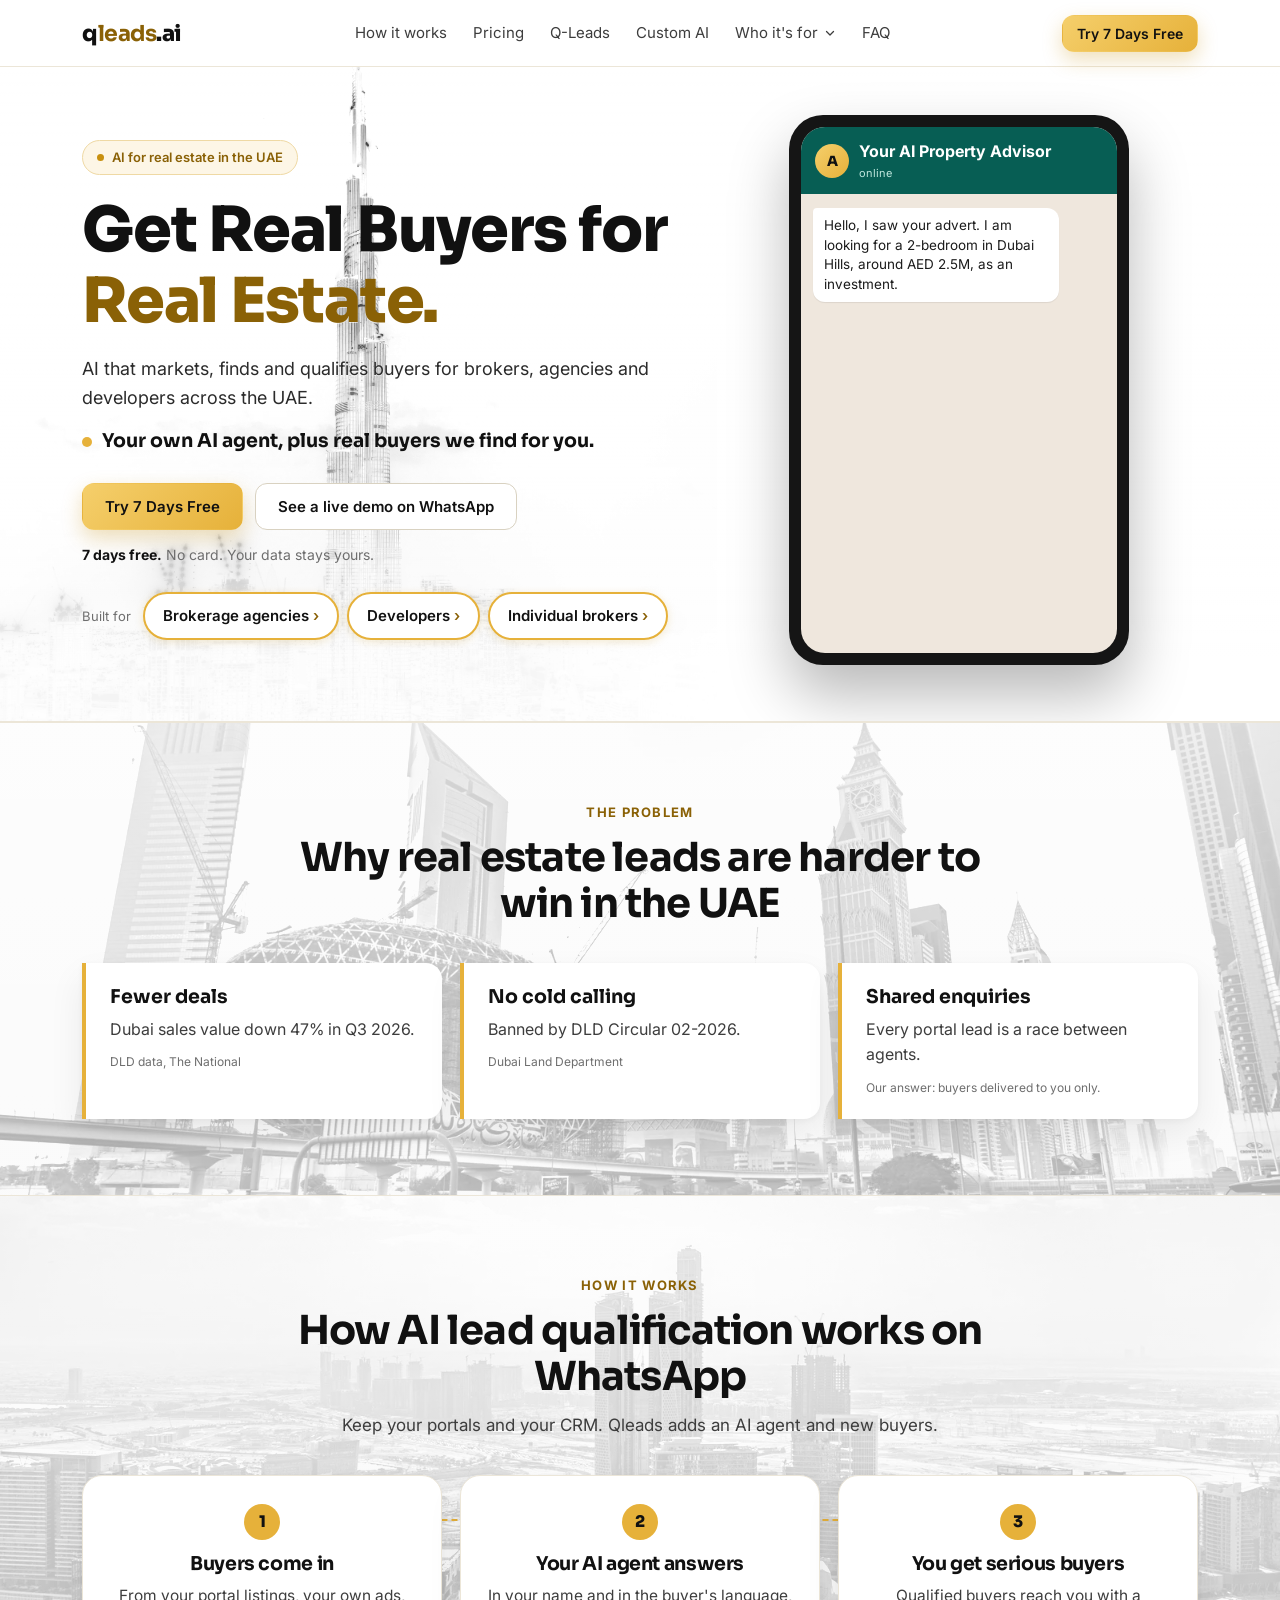
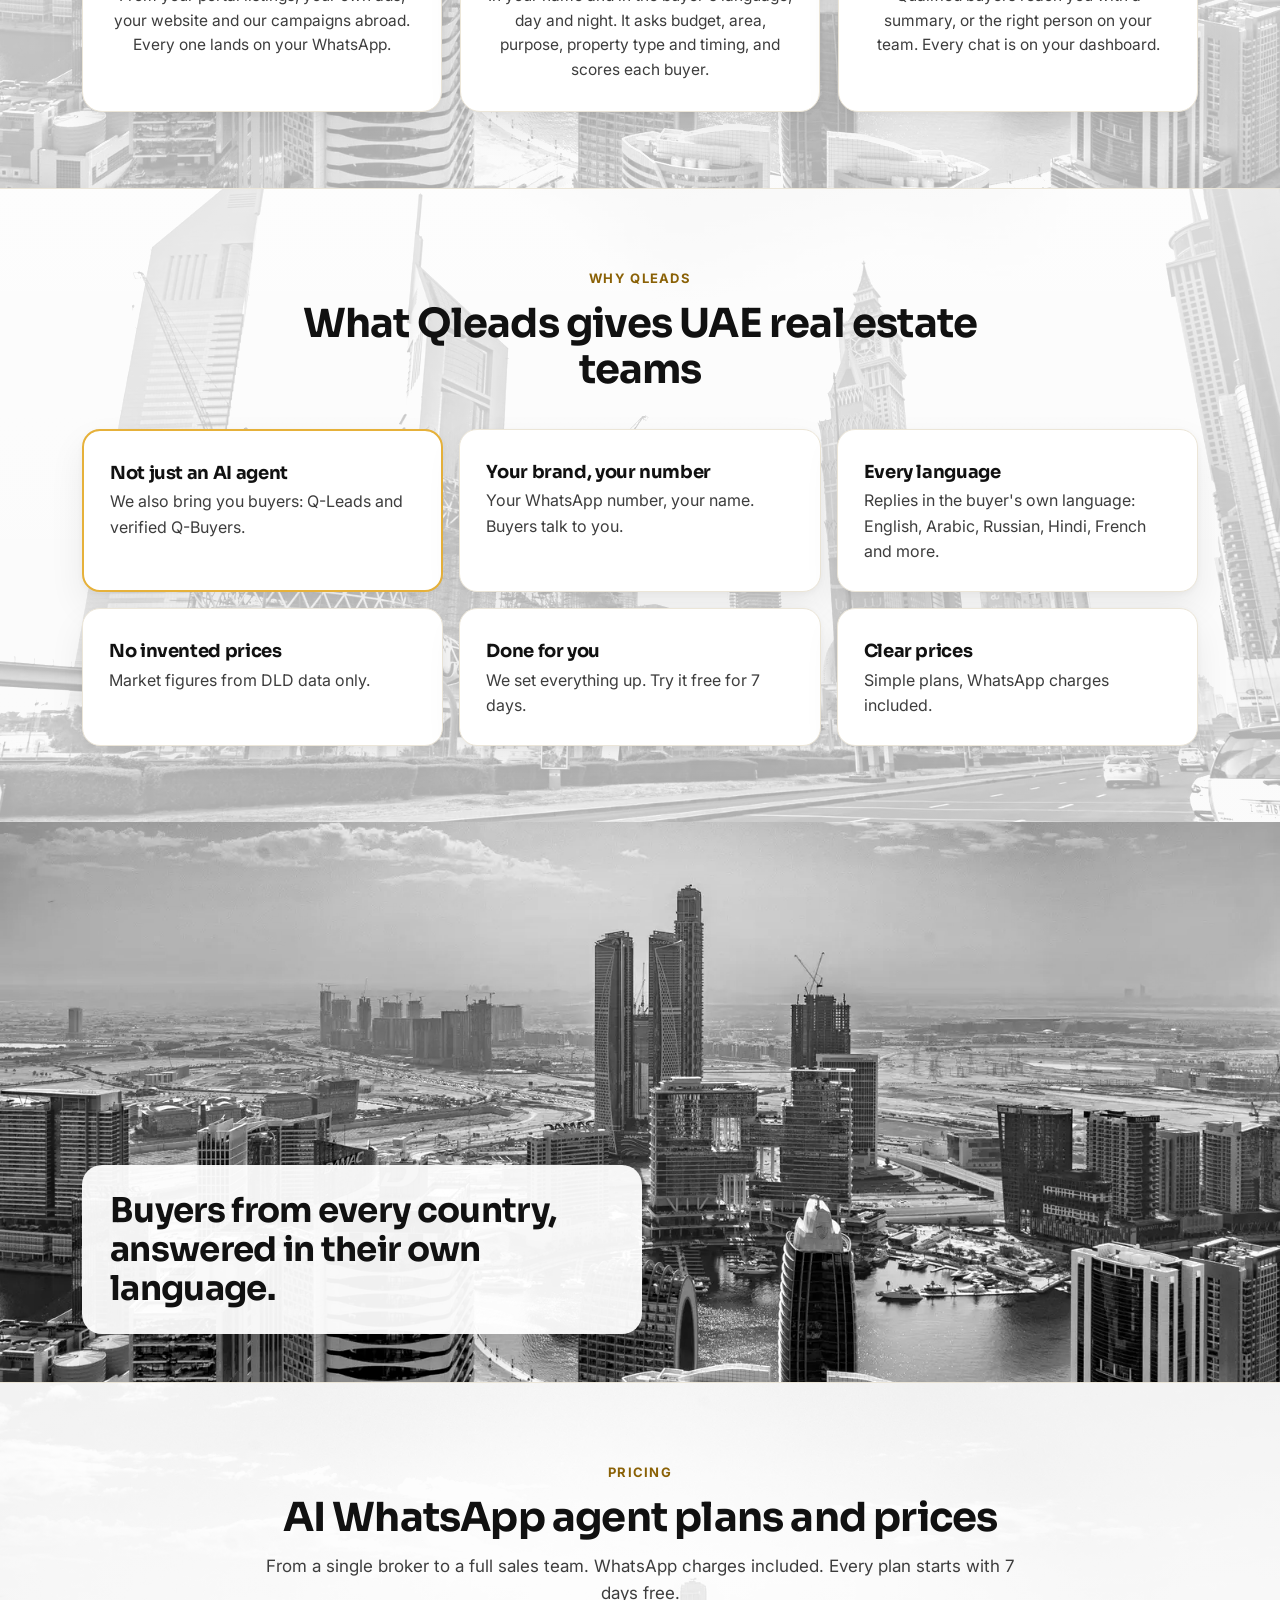
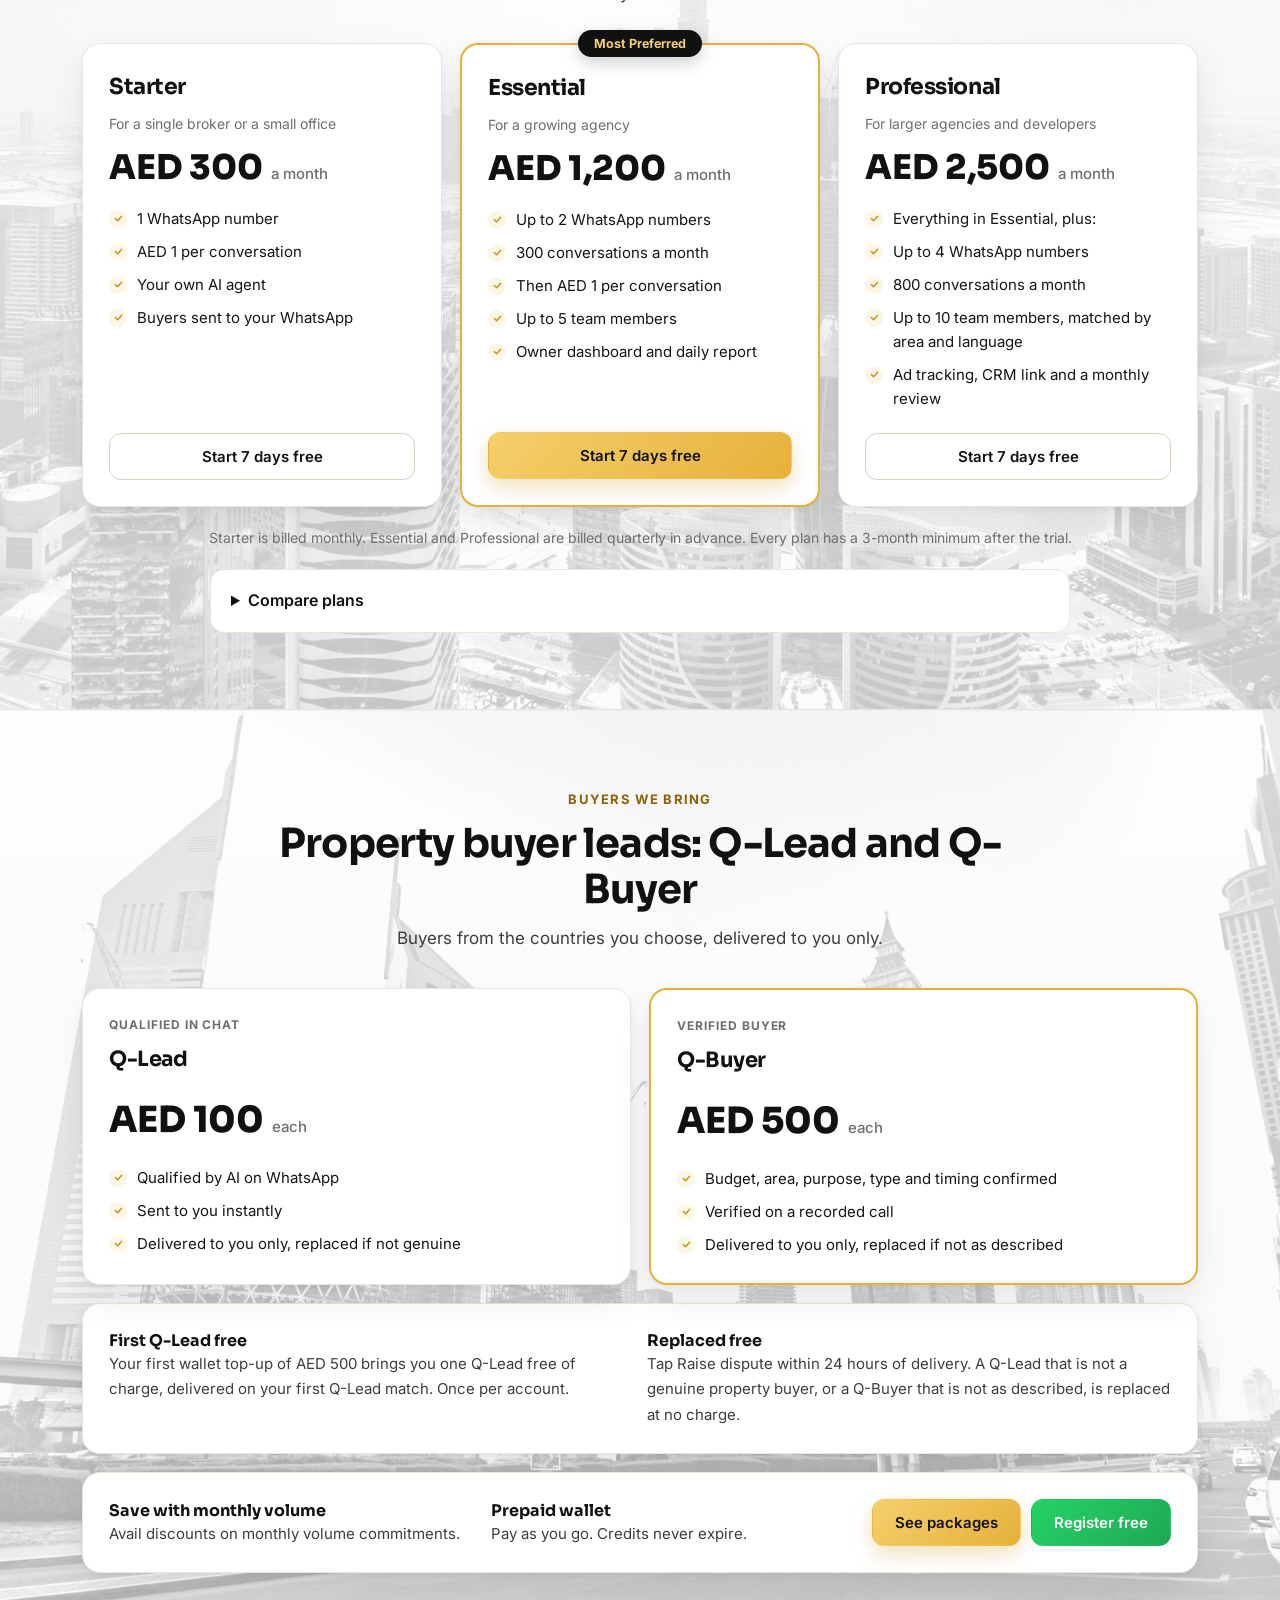
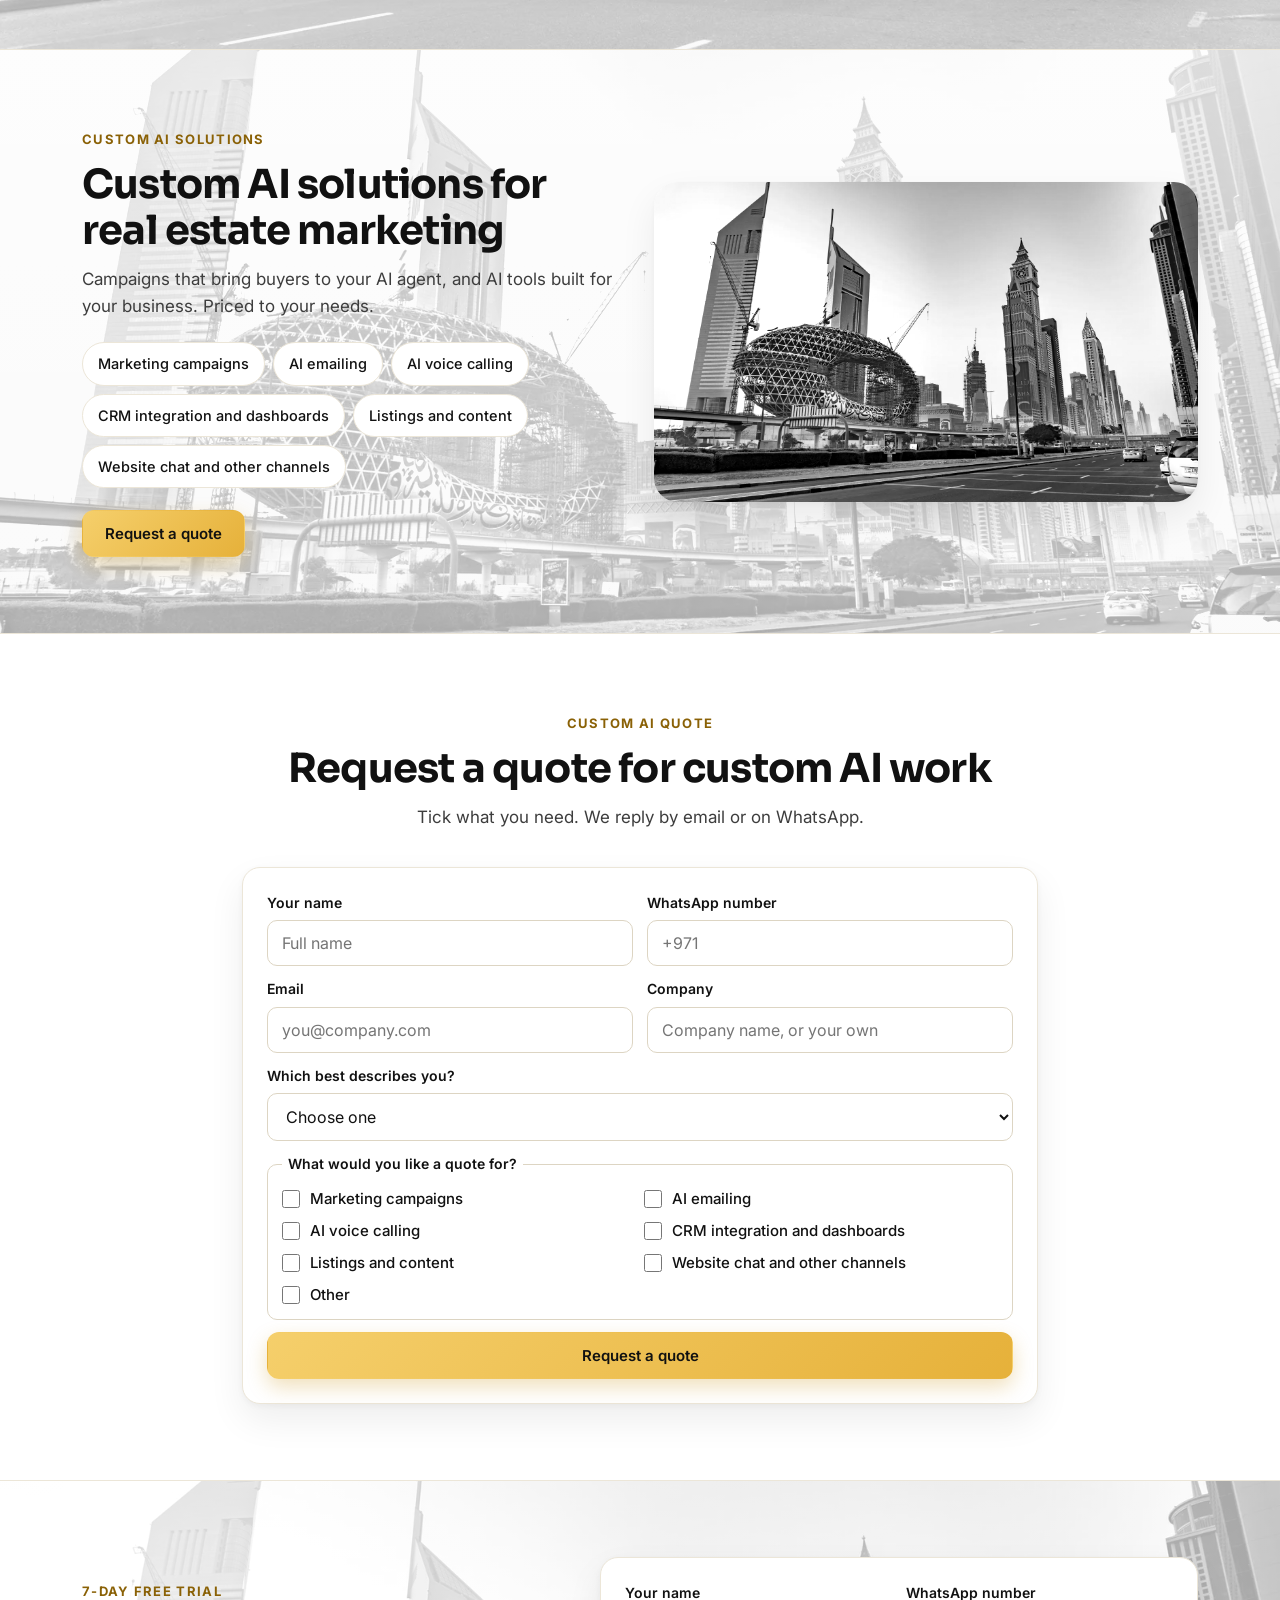
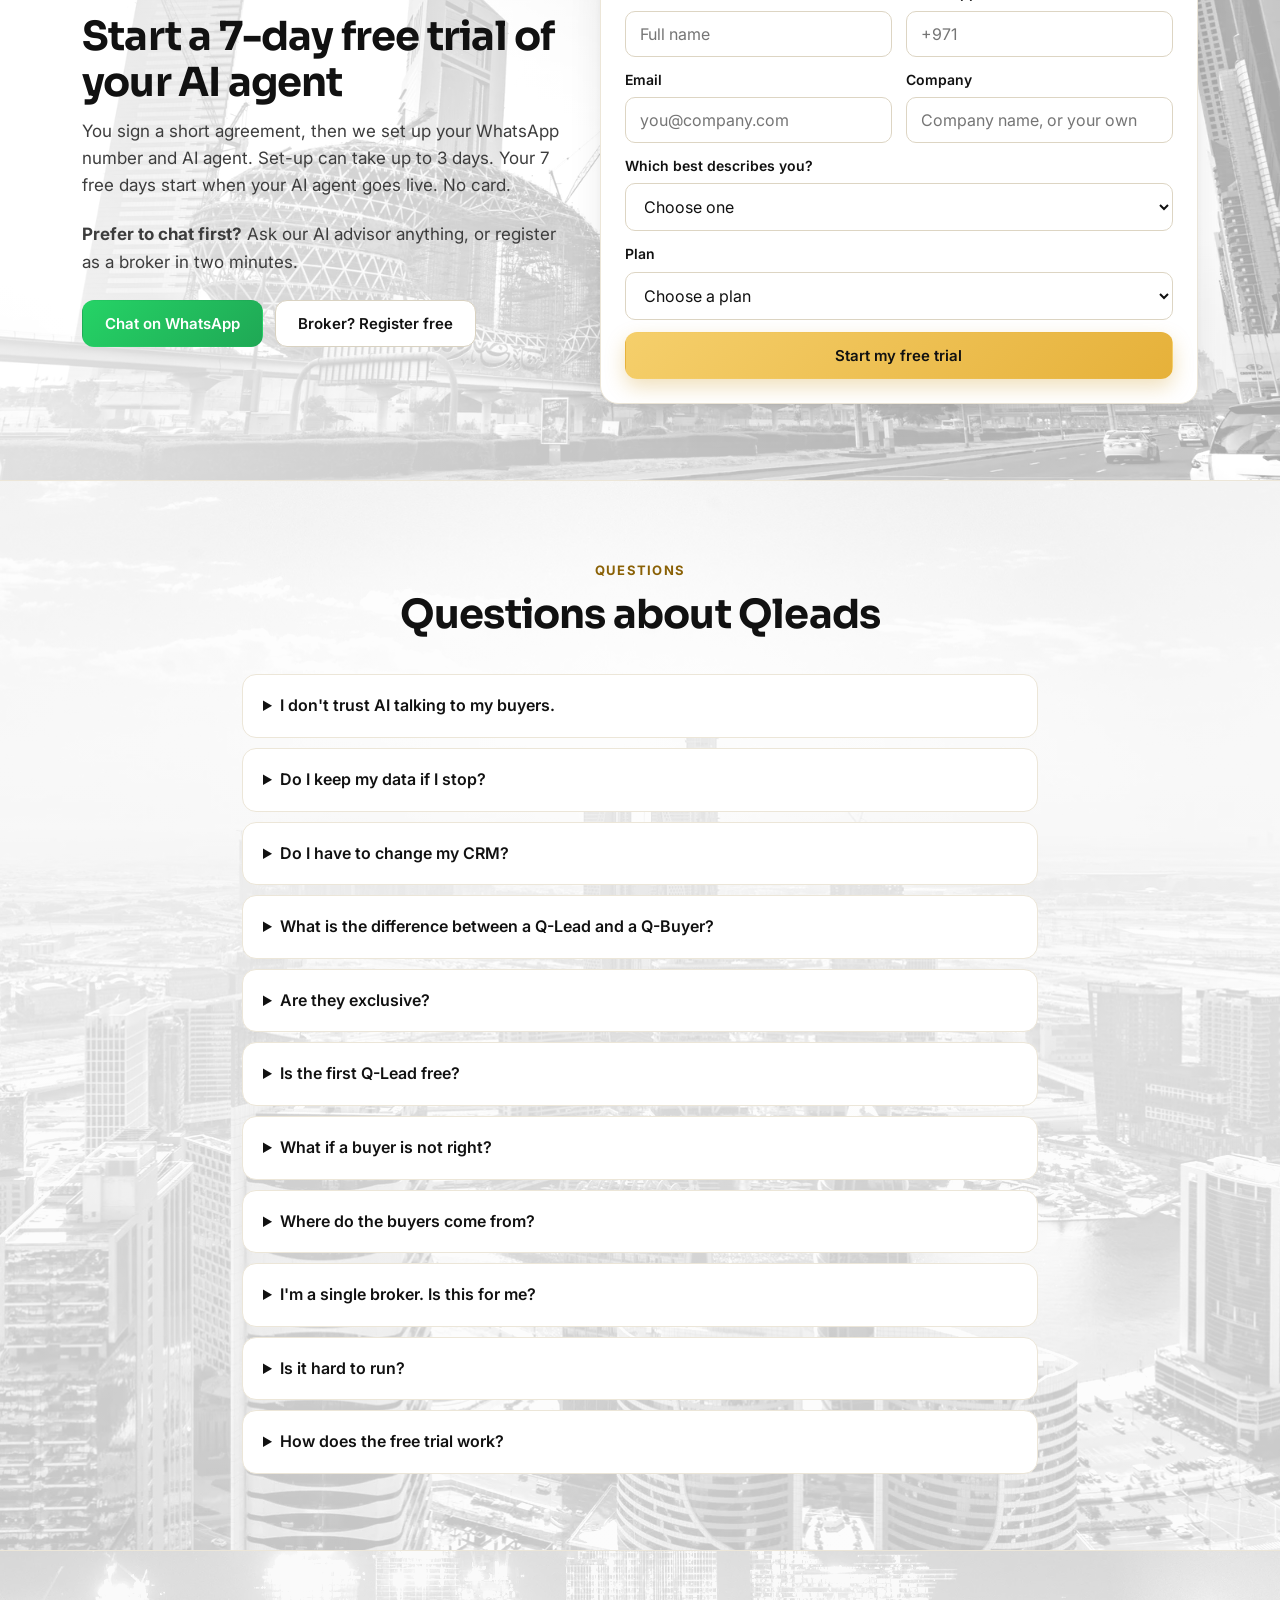
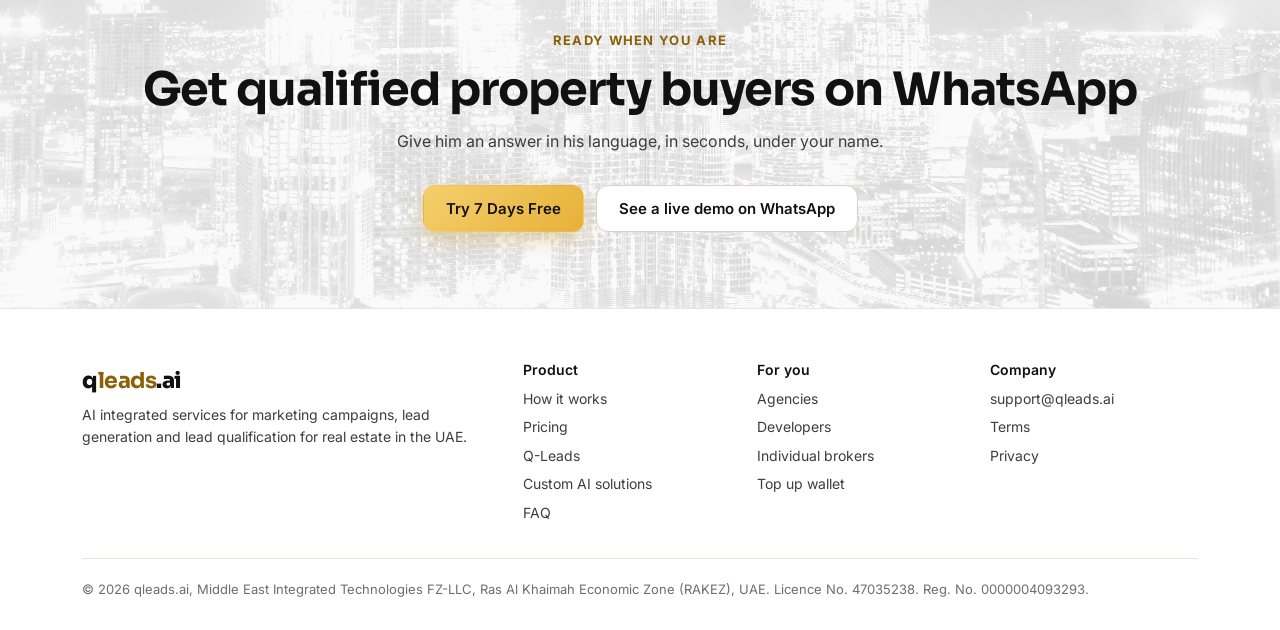
<file: index.html>
<!doctype html>
<html lang="en">
<head>
<meta charset="utf-8" />
<meta name="viewport" content="width=device-width, initial-scale=1" />
<title>Qualified Buyers</title>
<meta name="description" content="AI integrated services for marketing campaigns, lead generation and lead qualification for individual brokers, brokerage agencies and real estate developers in the UAE." />
<link rel="canonical" href="https://www.qleads.ai/" />
<meta property="og:title" content="Qleads | AI buyers for UAE real estate" />
<meta property="og:description" content="AI integrated services for marketing campaigns, lead generation and lead qualification for individual brokers, brokerage agencies and real estate developers in the UAE." />
<meta property="og:url" content="https://www.qleads.ai/" />
<meta property="og:type" content="website" />
<meta property="og:site_name" content="Qleads" />
<meta property="og:locale" content="en_AE" />
<meta property="og:image" content="https://www.qleads.ai/assets/img/hero-dubai-desktop.jpg" />
<meta property="og:image:width" content="1920" />
<meta property="og:image:height" content="2878" />
<meta property="og:image:alt" content="The Burj Khalifa and Downtown Dubai at night" />
<meta name="twitter:card" content="summary_large_image" />
<meta name="twitter:title" content="Qleads | AI buyers for UAE real estate" />
<meta name="twitter:description" content="AI integrated services for marketing campaigns, lead generation and lead qualification for individual brokers, brokerage agencies and real estate developers in the UAE." />
<meta name="twitter:image" content="https://www.qleads.ai/assets/img/hero-dubai-desktop.jpg" />
<meta name="theme-color" content="#ffffff" />
<link rel="icon" href="/favicon.svg?v=q2" type="image/svg+xml" />
<link rel="preconnect" href="https://fonts.googleapis.com" />
<link rel="preconnect" href="https://fonts.gstatic.com" crossorigin />
<link href="https://fonts.googleapis.com/css2?family=Sora:wght@500;600;700;800&family=Inter:wght@400;500;600&display=swap" rel="stylesheet" />
<link rel="stylesheet" href="/assets/site.css?v=b19611b6" />
<script type="application/ld+json">
{
 "@context": "https://schema.org",
 "@graph": [
  {
   "@type": "Organization",
   "@id": "https://www.qleads.ai/#organization",
   "name": "Qleads",
   "legalName": "Middle East Integrated Technologies FZ-LLC",
   "url": "https://www.qleads.ai/",
   "email": "support@qleads.ai",
   "description": "AI integrated services for marketing campaigns, lead generation and lead qualification for individual brokers, brokerage agencies and real estate developers in the UAE.",
   "areaServed": {
    "@type": "Country",
    "name": "United Arab Emirates"
   }
  },
  {
   "@type": "FAQPage",
   "@id": "https://www.qleads.ai/#faq",
   "mainEntity": [
    {
     "@type": "Question",
     "name": "I don't trust AI talking to my buyers.",
     "acceptedAnswer": {
      "@type": "Answer",
      "text": "It follows your rules, never invents prices, and hands the buyer to you or your team whenever he asks. You see every chat."
     }
    },
    {
     "@type": "Question",
     "name": "Do I keep my data if I stop?",
     "acceptedAnswer": {
      "@type": "Answer",
      "text": "Yes. Your buyers and chats belong to you."
     }
    },
    {
     "@type": "Question",
     "name": "Do I have to change my CRM?",
     "acceptedAnswer": {
      "@type": "Answer",
      "text": "No. Professional sends every enquiry to your CRM. On other plans you can export them."
     }
    },
    {
     "@type": "Question",
     "name": "What is the difference between a Q-Lead and a Q-Buyer?",
     "acceptedAnswer": {
      "@type": "Answer",
      "text": "A Q-Lead is qualified by AI in chat and sent to you instantly. A Q-Buyer has also confirmed five key points and been verified on a recorded call."
     }
    },
    {
     "@type": "Question",
     "name": "Are they exclusive?",
     "acceptedAnswer": {
      "@type": "Answer",
      "text": "Yes. Each Q-Lead and Q-Buyer is delivered to one customer only. The terms for your account give the details."
     }
    },
    {
     "@type": "Question",
     "name": "Is the first Q-Lead free?",
     "acceptedAnswer": {
      "@type": "Answer",
      "text": "Yes. Your first wallet top-up of AED 500 brings you one Q-Lead free of charge, delivered on your first Q-Lead match. This is given once per account."
     }
    },
    {
     "@type": "Question",
     "name": "What if a buyer is not right?",
     "acceptedAnswer": {
      "@type": "Answer",
      "text": "Tap Raise dispute on the delivery message within 24 hours of delivery. A Q-Lead that is not a genuine property buyer, or a Q-Buyer that is not as described, is replaced at no charge."
     }
    },
    {
     "@type": "Question",
     "name": "Where do the buyers come from?",
     "acceptedAnswer": {
      "@type": "Answer",
      "text": "Our own advertising in the countries you choose. Every buyer contacted us first."
     }
    },
    {
     "@type": "Question",
     "name": "I'm a single broker. Is this for me?",
     "acceptedAnswer": {
      "@type": "Answer",
      "text": "Yes. Start with Starter, or simply buy Q-Leads and Q-Buyers."
     }
    },
    {
     "@type": "Question",
     "name": "Is it hard to run?",
     "acceptedAnswer": {
      "@type": "Answer",
      "text": "No. We set it up and look after it."
     }
    },
    {
     "@type": "Question",
     "name": "How does the free trial work?",
     "acceptedAnswer": {
      "@type": "Answer",
      "text": "You sign a short agreement, then we set up your AI agent. Set-up can take up to 3 days. The 7 free days start when your agent goes live. All charges are on us and no card is asked for. At the end of day 7 the agent pauses unless you confirm your plan and pay."
     }
    }
   ]
  },
  {
   "@type": "Service",
   "name": "Qleads Starter plan",
   "description": "For a single broker or a small office",
   "provider": {
    "@id": "https://www.qleads.ai/#organization"
   },
   "areaServed": {
    "@type": "Country",
    "name": "United Arab Emirates"
   },
   "offers": {
    "@type": "Offer",
    "price": 300,
    "priceCurrency": "AED",
    "url": "https://www.qleads.ai/#pricing",
    "priceSpecification": {
     "@type": "UnitPriceSpecification",
     "price": 300,
     "priceCurrency": "AED",
     "unitText": "month"
    }
   }
  },
  {
   "@type": "Service",
   "name": "Qleads Essential plan",
   "description": "For a growing agency",
   "provider": {
    "@id": "https://www.qleads.ai/#organization"
   },
   "areaServed": {
    "@type": "Country",
    "name": "United Arab Emirates"
   },
   "offers": {
    "@type": "Offer",
    "price": 1200,
    "priceCurrency": "AED",
    "url": "https://www.qleads.ai/#pricing",
    "priceSpecification": {
     "@type": "UnitPriceSpecification",
     "price": 1200,
     "priceCurrency": "AED",
     "unitText": "month"
    }
   }
  },
  {
   "@type": "Service",
   "name": "Qleads Professional plan",
   "description": "For larger agencies and developers",
   "provider": {
    "@id": "https://www.qleads.ai/#organization"
   },
   "areaServed": {
    "@type": "Country",
    "name": "United Arab Emirates"
   },
   "offers": {
    "@type": "Offer",
    "price": 2500,
    "priceCurrency": "AED",
    "url": "https://www.qleads.ai/#pricing",
    "priceSpecification": {
     "@type": "UnitPriceSpecification",
     "price": 2500,
     "priceCurrency": "AED",
     "unitText": "month"
    }
   }
  },
  {
   "@type": "Service",
   "name": "Q-Lead",
   "description": "Qualified in chat",
   "provider": {
    "@id": "https://www.qleads.ai/#organization"
   },
   "areaServed": {
    "@type": "Country",
    "name": "United Arab Emirates"
   },
   "offers": {
    "@type": "Offer",
    "price": 100,
    "priceCurrency": "AED",
    "url": "https://www.qleads.ai/#qleads"
   }
  },
  {
   "@type": "Service",
   "name": "Q-Buyer",
   "description": "Verified buyer",
   "provider": {
    "@id": "https://www.qleads.ai/#organization"
   },
   "areaServed": {
    "@type": "Country",
    "name": "United Arab Emirates"
   },
   "offers": {
    "@type": "Offer",
    "price": 500,
    "priceCurrency": "AED",
    "url": "https://www.qleads.ai/#qleads"
   }
  }
 ]
}
</script>
</head>
<body>
<header>
  <div class="wrap nav">
    <a class="logo" href="/">q<b>leads</b>.ai</a>
    <nav class="links" id="sitenav">
      <a href="/#how">How it works</a>
      <a href="/#pricing">Pricing</a>
      <a href="/#qleads">Q-Leads</a>
      <a href="/#custom">Custom AI</a>
      <div class="dd">
        <button class="dd-btn" id="whobtn" type="button" aria-expanded="false" aria-controls="wholist">Who it's for<svg viewBox="0 0 24 24" aria-hidden="true"><path d="M5 9l7 7 7-7"/></svg></button>
        <span class="dd-label">Who it's for</span>
        <div class="dd-list" id="wholist"><a href="/brokers">Brokers</a><a href="/agencies">Agencies</a><a href="/developers">Developers</a></div>
      </div>
      <a href="/#faq">FAQ</a>
    </nav>
    <div class="right">
      <a class="btn btn-gold btn-sm" href="/#trial">Try 7 Days Free</a>
      <button class="menu-btn" id="menubtn" type="button" aria-label="Menu" aria-expanded="false" aria-controls="sitenav"><svg class="m" viewBox="0 0 24 24" aria-hidden="true"><path d="M4 7h16M4 12h16M4 17h16"/></svg><svg class="x" viewBox="0 0 24 24" aria-hidden="true"><path d="M6 6l12 12M18 6L6 18"/></svg></button>
    </div>
  </div>
</header>
<main>

<!-- 1 HERO -->
<div class="hero">
  <div class="wrap">
    <div>
      <span class="eyebrow"><i></i>AI for real estate in the UAE</span>
      <h1>Get Real Buyers for <span>Real Estate.</span></h1>
      <p class="lead">AI that markets, finds and qualifies buyers for brokers, agencies and developers across the UAE.</p>
      <p class="punch">Your own AI agent, plus real buyers we find for you.</p>
      <div class="ctas">
        <a class="btn btn-gold" href="#trial">Try 7 Days Free</a>
        <a class="btn btn-line" href="https://wa.me/971501483346?text=Demo">See a live demo on WhatsApp</a>
      </div>
      <div class="trust"><b>7 days free.</b> No card. Your data stays yours.</div>
      <div class="built"><small>Built for</small><a href="/agencies">Brokerage agencies</a><a href="/developers">Developers</a><a href="/brokers">Individual brokers</a></div>
    </div>

    <div class="journey" aria-label="Animated example of a buyer enquiry handled on WhatsApp">
      <div class="phone">
        <div class="screen">
          <div class="wa-top"><div class="av">A</div><div><b>Your AI Property Advisor</b><small>online</small></div></div>
          <div class="chat" id="chat">
            <div class="b in msg" data-step="1">Hello, I saw your advert. I am looking for a 2-bedroom in Dubai Hills, around AED 2.5M, as an investment.</div>
            <div class="b out msg" data-step="2">Welcome. Happy to help. Would you prefer ready or off-plan, and when are you planning to buy?</div>
            <div class="b in msg" data-step="3">Ready. Within the next three months.</div>
            <div class="b out msg" data-step="3">Thank you. May a specialist call you to confirm the details?</div>
            <div class="b in msg" data-step="3">Yes, please.</div>
            <div class="tag msg" data-step="4">Qualified buyer <b>Score 86/100</b></div>
            <div class="tag msg" data-step="5" style="background:#1fa855">Sent to you or your team, with a summary</div>
            <div class="typing" id="typing"><i></i><i></i><i></i></div>
          </div>
        </div>
      </div>
    </div>
  </div>
</div>

<!-- 2 PROBLEM -->
<section class="bgimg bg-szr">
  <div class="wrap">
    <div class="head center">
      <span class="k">The problem</span>
      <h2>Why real estate leads are harder to win in the UAE</h2>
    </div>
    <div class="prob">
      <div class="pc"><b>Fewer deals</b>Dubai sales value down 47% in Q3 2026.<small>DLD data, The National</small></div>
      <div class="pc"><b>No cold calling</b>Banned by DLD Circular 02-2026.<small>Dubai Land Department</small></div>
      <div class="pc"><b>Shared enquiries</b>Every portal lead is a race between agents.<small>Our answer: buyers delivered to you only.</small></div>
    </div>
  </div>
</section>

<!-- 3 FLOW -->
<section id="how" class="bgimg bg-bb">
  <div class="wrap">
    <div class="head center">
      <span class="k">How it works</span>
      <h2>How AI lead qualification works on WhatsApp</h2>
      <p>Keep your portals and your CRM. Qleads adds an AI agent and new buyers.</p>
    </div>
    <div class="how3">
      <div class="hstep">
        <div class="hnum">1</div>
        <h3>Buyers come in</h3>
        <p>From your portal listings, your own ads, your website and our campaigns abroad. Every one lands on your WhatsApp.</p>
      </div>
      <div class="hstep">
        <div class="hnum">2</div>
        <h3>Your AI agent answers</h3>
        <p>In your name and in the buyer's language, day and night. It asks budget, area, purpose, property type and timing, and scores each buyer.</p>
      </div>
      <div class="hstep">
        <div class="hnum">3</div>
        <h3>You get serious buyers</h3>
        <p>Qualified buyers reach you with a summary, or the right person on your team. Every chat is on your dashboard.</p>
      </div>
    </div>
  </div>
</section>

<!-- 5 WHY -->
<section id="why" class="bgimg bg-szr">
  <div class="wrap">
    <div class="head center">
      <span class="k">Why Qleads</span>
      <h2>What Qleads gives UAE real estate teams</h2>
    </div>
    <div class="why">
      <div class="card" style="border:2px solid var(--gold-2)"><h3>Not just an AI agent</h3><p>We also bring you buyers: Q-Leads and verified Q-Buyers.</p></div>
      <div class="card"><h3>Your brand, your number</h3><p>Your WhatsApp number, your name. Buyers talk to you.</p></div>
      <div class="card"><h3>Every language</h3><p>Replies in the buyer's own language: English, Arabic, Russian, Hindi, French and more.</p></div>
      <div class="card"><h3>No invented prices</h3><p>Market figures from DLD data only.</p></div>
      <div class="card"><h3>Done for you</h3><p>We set everything up. Try it free for 7 days.</p></div>
      <div class="card"><h3>Clear prices</h3><p>Simple plans, WhatsApp charges included.</p></div>
    </div>
  </div>
</section>

<!-- 6 PRICING -->
<div class="band">
  <img class="bandimg" src="/assets/img/section-businessbay.webp" alt="Business Bay in Dubai seen from above: towers around the canal and marina" width="1600" height="1066" loading="lazy" />
  <div class="wrap"><div class="bandbox"><h2>Buyers from every country, answered in their own language.</h2></div></div>
</div>

<section id="pricing" class="bgimg bg-bb bg-strong">
  <div class="wrap">
    <div class="head center">
      <span class="k">Pricing</span>
      <h2>AI WhatsApp agent plans and prices</h2>
      <p>From a single broker to a full sales team. WhatsApp charges included. Every plan starts with 7 days free.</p>
    </div>
    <div class="plans3">
      <div class="card plan">
        <h3>Starter</h3>
        <div class="for">For a single broker or a small office</div>
        <div class="amt">AED 300 <small>a month</small></div>
        <ul class="chk">
          <li>1 WhatsApp number</li>
          <li>AED 1 per conversation</li>
          <li>Your own AI agent</li>
          <li>Buyers sent to your WhatsApp</li>
        </ul>
        <a class="btn btn-line" href="#trial">Start 7 days free</a>
      </div>
      <div class="card plan pro">
        <span class="badge">Most Preferred</span>
        <h3>Essential</h3>
        <div class="for">For a growing agency</div>
        <div class="amt">AED 1,200 <small>a month</small></div>
        <ul class="chk">
          <li>Up to 2 WhatsApp numbers</li>
          <li>300 conversations a month</li>
          <li>Then AED 1 per conversation</li>
          <li>Up to 5 team members</li>
          <li>Owner dashboard and daily report</li>
        </ul>
        <a class="btn btn-gold" href="#trial">Start 7 days free</a>
      </div>
      <div class="card plan">
        <h3>Professional</h3>
        <div class="for">For larger agencies and developers</div>
        <div class="amt">AED 2,500 <small>a month</small></div>
        <ul class="chk">
          <li>Everything in Essential, plus:</li>
          <li>Up to 4 WhatsApp numbers</li>
          <li>800 conversations a month</li>
          <li>Up to 10 team members, matched by area and language</li>
          <li>Ad tracking, CRM link and a monthly review</li>
        </ul>
        <a class="btn btn-line" href="#trial">Start 7 days free</a>
      </div>
    </div>
    <p class="fine" style="text-align:center;font-size:14px;margin-top:20px">Starter is billed monthly. Essential and Professional are billed quarterly in advance. Every plan has a 3-month minimum after the trial.</p>
    <details class="cmp"><summary>Compare plans</summary>
      <div class="tw"><table>
        <thead><tr><th scope="col">Plan</th><th scope="col">Starter</th><th scope="col">Essential</th><th scope="col">Professional</th></tr></thead>
        <tbody>
        <tr><th scope="row">Monthly price</th><td>AED 300</td><td>AED 1,200</td><td>AED 2,500</td></tr>
        <tr><th scope="row">WhatsApp numbers</th><td>1</td><td>Up to 2</td><td>Up to 4</td></tr>
        <tr><th scope="row">Staff for handover</th><td>Your own WhatsApp</td><td>Up to 5 team members</td><td>Up to 10 team members</td></tr>
        <tr><th scope="row">Conversations included</th><td>None</td><td>300 a month</td><td>800 a month</td></tr>
        <tr><th scope="row">Each extra conversation</th><td>AED 1</td><td>AED 1</td><td>AED 1</td></tr>
        <tr><th scope="row">Billing</th><td>Monthly</td><td>Quarterly in advance</td><td>Quarterly in advance</td></tr>
        <tr><th scope="row">Minimum term</th><td>3 months after the trial</td><td>3 months after the trial</td><td>3 months after the trial</td></tr>
        </tbody>
      </table></div>
    </details>
  </div>
</section>

<!-- 6b Q-LEADS -->
<section id="qleads" class="bgimg bg-szr">
  <div class="wrap">
    <div class="head center">
      <span class="k">Buyers we bring</span>
      <h2>Property buyer leads: Q-Lead and Q-Buyer</h2>
      <p>Buyers from the countries you choose, delivered to you only.</p>
    </div>
    <div class="two">
      <div class="card">
        <div class="lbl">Qualified in chat</div>
        <h3>Q-Lead</h3>
        <div class="amt">AED 100 <small>each</small></div>
        <ul class="chk"><li>Qualified by AI on WhatsApp</li><li>Sent to you instantly</li><li>Delivered to you only, replaced if not genuine</li></ul>
      </div>
      <div class="card" style="border:2px solid var(--gold-2)">
        <div class="lbl">Verified buyer</div>
        <h3>Q-Buyer</h3>
        <div class="amt">AED 500 <small>each</small></div>
        <ul class="chk"><li>Budget, area, purpose, type and timing confirmed</li><li>Verified on a recorded call</li><li>Delivered to you only, replaced if not as described</li></ul>
      </div>
    </div>
    <div class="card facts2">
      <div><b>First Q-Lead free</b><span>Your first wallet top-up of AED 500 brings you one Q-Lead free of charge, delivered on your first Q-Lead match. Once per account.</span></div>
      <div><b>Replaced free</b><span>Tap Raise dispute within 24 hours of delivery. A Q-Lead that is not a genuine property buyer, or a Q-Buyer that is not as described, is replaced at no charge.</span></div>
    </div>
    <div class="card disc">
      <div><b>Save with monthly volume</b><span>Avail discounts on monthly volume commitments.</span></div>
      <div><b>Prepaid wallet</b><span>Pay as you go. Credits never expire.</span></div>
      <div class="acts"><button class="btn btn-gold" type="button" onclick="document.getElementById('packs').classList.toggle('open')">See packages</button><a class="btn btn-wa" href="https://wa.me/971501483346?text=I%27d%20like%20to%20register%20as%20a%20qleads%20broker">Register free</a></div>
    </div>
    <div class="card packs" id="packs">
      <h3>Monthly packages</h3>
      <table>
        <tr><th>Each month</th><th>Q-Leads</th><th>Q-Buyers</th></tr>
        <tr><td>10 (save 10%)</td><td>AED 900</td><td>AED 4,500</td></tr>
        <tr><td>15 (save 15%)</td><td>AED 1,275</td><td>AED 6,375</td></tr>
        <tr><td>20 (save 20%)</td><td>AED 1,600</td><td>AED 8,000</td></tr>
      </table>
      <p class="fine">Need more? <a href="mailto:support@qleads.ai?subject=Packages" class="tlink">Ask us</a>.</p>
    </div>
  </div>
</section>

<!-- 8 CUSTOM -->
<section id="custom" class="bgimg bg-szr">
  <div class="wrap split">
    <div>
      <div class="head" style="margin-bottom:22px">
        <span class="k">Custom AI solutions</span>
        <h2>Custom AI solutions for real estate marketing</h2>
        <p>Campaigns that bring buyers to your AI agent, and AI tools built for your business. Priced to your needs.</p>
      </div>
      <div class="chips">
        <span class="chip">Marketing campaigns</span><span class="chip">AI emailing</span><span class="chip">AI voice calling</span>
        <span class="chip">CRM integration and dashboards</span><span class="chip">Listings and content</span><span class="chip">Website chat and other channels</span>
      </div>
      <p style="margin-top:22px"><a class="btn btn-gold" href="#quote">Request a quote</a></p>
    </div>
    <img class="photo" src="/assets/img/section-downtown.webp" alt="Sheikh Zayed Road in Dubai with the Emirates Towers and the Museum of the Future" width="1600" height="1066" loading="lazy" />
  </div>
</section>

<!-- 8b QUOTE -->
<section id="quote" class="quote">
  <div class="wrap">
    <div class="head center"><span class="k">Custom AI quote</span><h2>Request a quote for custom AI work</h2><p>Tick what you need. We reply by email or on WhatsApp.</p></div>
    <form class="card qform" id="quoteform" method="post" action="https://aisha-webhook-production.up.railway.app/enterprise/quote">
      <input type="text" name="website" tabindex="-1" autocomplete="off" aria-hidden="true" style="position:absolute;left:-9999px;width:1px;height:1px;opacity:0" />
      <div class="row2">
        <label>Your name<input name="name" autocomplete="name" placeholder="Full name" required /></label>
        <label>WhatsApp number<input name="whatsapp" type="tel" inputmode="tel" autocomplete="tel" placeholder="+971" required /></label>
      </div>
      <div class="row2">
        <label>Email<input name="email" type="email" autocomplete="email" placeholder="you@company.com" required /></label>
        <label>Company<input name="company" autocomplete="organization" placeholder="Company name, or your own" required /></label>
      </div>
      <label>Which best describes you?<select name="who" class="who" required><option value="" selected disabled>Choose one</option><option>Individual broker (trial for myself)</option><option>Agency owner or director</option><option>Agency manager or team leader</option><option>Agent at an agency</option><option>Developer</option><option>Marketing or admin staff</option><option>Other</option></select></label>
      <label class="whoother" hidden>Please describe<input name="who_other" maxlength="120" placeholder="Your role and company type" /></label>
      <fieldset class="wants">
        <legend>What would you like a quote for?</legend>
        <label><input type="checkbox" name="want" value="Marketing campaigns" /> Marketing campaigns</label>
        <label><input type="checkbox" name="want" value="AI emailing" /> AI emailing</label>
        <label><input type="checkbox" name="want" value="AI voice calling" /> AI voice calling</label>
        <label><input type="checkbox" name="want" value="CRM integration and dashboards" /> CRM integration and dashboards</label>
        <label><input type="checkbox" name="want" value="Listings and content" /> Listings and content</label>
        <label><input type="checkbox" name="want" value="Website chat and other channels" /> Website chat and other channels</label>
        <label><input type="checkbox" name="want" value="Other" class="wantother" /> Other</label>
      </fieldset>
      <label class="wantotherbox" hidden>Please describe what you need<input name="want_other" maxlength="300" placeholder="What would you like us to build?" /></label>
      <button class="btn btn-gold" type="submit">Request a quote</button>
    </form>
  </div>
</section>

<!-- 9 TRIAL / TWO PATH -->
<section id="trial" class="trial">
  <div class="wrap">
    <div class="head">
      <span class="k">7-day free trial</span>
      <h2>Start a 7-day free trial of your AI agent</h2>
      <p>You sign a short agreement, then we set up your WhatsApp number and AI agent. Set-up can take up to 3 days. Your 7 free days start when your AI agent goes live. No card.</p>
      <p style="margin-top:22px"><b>Prefer to chat first?</b> Ask our AI advisor anything, or register as a broker in two minutes.</p>
      <div class="alt"><a class="btn btn-wa" href="https://wa.me/971501483346?text=Demo">Chat on WhatsApp</a><a class="btn btn-line" href="https://wa.me/971501483346?text=I%27d%20like%20to%20register%20as%20a%20qleads%20broker">Broker? Register free</a></div>
    </div>
    <form class="card qform" id="trialform" method="post" action="https://aisha-webhook-production.up.railway.app/enterprise/trial">
      <input type="text" name="website" tabindex="-1" autocomplete="off" aria-hidden="true" style="position:absolute;left:-9999px;width:1px;height:1px;opacity:0" />
      <div class="row2">
        <label>Your name<input name="name" autocomplete="name" placeholder="Full name" required /></label>
        <label>WhatsApp number<input name="whatsapp" type="tel" inputmode="tel" autocomplete="tel" placeholder="+971" required /></label>
      </div>
      <div class="row2">
        <label>Email<input name="email" type="email" autocomplete="email" placeholder="you@company.com" required /></label>
        <label>Company<input name="company" autocomplete="organization" placeholder="Company name, or your own" required /></label>
      </div>
      <label>Which best describes you?<select name="who" class="who" required><option value="" selected disabled>Choose one</option><option>Individual broker (trial for myself)</option><option>Agency owner or director</option><option>Agency manager or team leader</option><option>Agent at an agency</option><option>Developer</option><option>Marketing or admin staff</option><option>Other</option></select></label>
      <label class="whoother" hidden>Please describe<input name="who_other" maxlength="120" placeholder="Your role and company type" /></label>
      <label>Plan<select name="plan" required><option value="" selected disabled>Choose a plan</option><option>Starter</option><option>Essential</option><option>Professional</option></select></label>
      <button class="btn btn-gold" type="submit">Start my free trial</button>
    </form>
  </div>
</section>

<!-- 10 FAQ -->
<section id="faq" class="bgimg bg-bb bg-strong">
  <div class="wrap" style="max-width:860px">
    <div class="head center"><span class="k">Questions</span><h2>Questions about Qleads</h2></div>
    <details><summary>I don't trust AI talking to my buyers.</summary><p>It follows your rules, never invents prices, and hands the buyer to you or your team whenever he asks. You see every chat.</p></details>
    <details><summary>Do I keep my data if I stop?</summary><p>Yes. Your buyers and chats belong to you.</p></details>
    <details><summary>Do I have to change my CRM?</summary><p>No. Professional sends every enquiry to your CRM. On other plans you can export them.</p></details>
    <details><summary>What is the difference between a Q-Lead and a Q-Buyer?</summary><p>A Q-Lead is qualified by AI in chat and sent to you instantly. A Q-Buyer has also confirmed five key points and been verified on a recorded call.</p></details>
    <details><summary>Are they exclusive?</summary><p>Yes. Each Q-Lead and Q-Buyer is delivered to one customer only. The terms for your account give the details.</p></details>
    <details><summary>Is the first Q-Lead free?</summary><p>Yes. Your first wallet top-up of AED 500 brings you one Q-Lead free of charge, delivered on your first Q-Lead match. This is given once per account.</p></details>
    <details><summary>What if a buyer is not right?</summary><p>Tap Raise dispute on the delivery message within 24 hours of delivery. A Q-Lead that is not a genuine property buyer, or a Q-Buyer that is not as described, is replaced at no charge.</p></details>
    <details><summary>Where do the buyers come from?</summary><p>Our own advertising in the countries you choose. Every buyer contacted us first.</p></details>
    <details><summary>I'm a single broker. Is this for me?</summary><p>Yes. Start with Starter, or simply buy Q-Leads and Q-Buyers.</p></details>
    <details><summary>Is it hard to run?</summary><p>No. We set it up and look after it.</p></details>
    <details><summary>How does the free trial work?</summary><p>You sign a short agreement, then we set up your AI agent. Set-up can take up to 3 days. The 7 free days start when your agent goes live. All charges are on us and no card is asked for. At the end of day 7 the agent pauses unless you confirm your plan and pay.</p></details>
  </div>
</section>

<!-- 11 FINAL -->
<section class="final">
  <div class="wrap">
    <span class="k">Ready when you are</span>
    <h2 style="margin:10px 0 14px">Get qualified property buyers on WhatsApp</h2>
    <p>Give him an answer in his language, in seconds, under your name.</p>
    <div class="ctas"><a class="btn btn-gold" href="#trial">Try 7 Days Free</a><a class="btn btn-line" href="https://wa.me/971501483346?text=Demo">See a live demo on WhatsApp</a></div>
  </div>
</section>

</main>
<div class="bar"><a class="btn btn-gold btn-sm" href="#trial">Try 7 Days Free</a><a class="btn btn-line btn-sm" href="https://wa.me/971501483346?text=Demo">WhatsApp demo</a></div>
<footer>
  <div class="wrap">
    <div class="fcols">
      <div><a class="logo" href="/">q<b>leads</b>.ai</a><p style="margin-top:10px">AI integrated services for marketing campaigns, lead generation and lead qualification for real estate in the UAE.</p></div>
      <div><h4>Product</h4><a href="/#how">How it works</a><a href="/#pricing">Pricing</a><a href="/#qleads">Q-Leads</a><a href="/#custom">Custom AI solutions</a><a href="/#faq">FAQ</a></div>
      <div><h4>For you</h4><a href="/agencies">Agencies</a><a href="/developers">Developers</a><a href="/brokers">Individual brokers</a><a href="/topup">Top up wallet</a></div>
      <div><h4>Company</h4><a href="mailto:support@qleads.ai">support@qleads.ai</a><a href="/terms">Terms</a><a href="/privacy">Privacy</a></div>
    </div>
    <div class="legal">© 2026 qleads.ai, Middle East Integrated Technologies FZ-LLC, Ras Al Khaimah Economic Zone (RAKEZ), UAE. Licence No. 47035238. Reg. No. 0000004093293.</div>
  </div>
</footer>
<script>
/* menu:start */
(function(){
  var b=document.getElementById('menubtn'),n=document.getElementById('sitenav');
  if(!b||!n)return;
  var h=b.closest('header');
  function set(o){h.classList.toggle('open',o);b.setAttribute('aria-expanded',o?'true':'false');}
  b.addEventListener('click',function(){set(b.getAttribute('aria-expanded')!=='true');});
  n.addEventListener('click',function(e){if(e.target.closest('a'))set(false);});
  document.addEventListener('keydown',function(e){if(e.key==='Escape'&&b.getAttribute('aria-expanded')==='true'){set(false);b.focus();}});
})();
(function(){
  var w=document.getElementById('whobtn'),l=document.getElementById('wholist');
  if(!w||!l)return;
  var d=w.parentNode;
  function set(o){d.classList.toggle('open',o);w.setAttribute('aria-expanded',o?'true':'false');}
  w.addEventListener('click',function(){set(w.getAttribute('aria-expanded')!=='true');});
  l.addEventListener('click',function(e){if(e.target.closest('a'))set(false);});
  document.addEventListener('click',function(e){if(!d.contains(e.target))set(false);});
  document.addEventListener('keydown',function(e){if(e.key==='Escape'&&w.getAttribute('aria-expanded')==='true'){set(false);w.focus();}});
})();
/* menu:end */
(function(){
  var msgs=[].slice.call(document.querySelectorAll('#chat .msg'));
  var typing=document.getElementById('typing');
  var steps=[].slice.call(document.querySelectorAll('#track div'));
  var i=0;
  function mark(s){steps.forEach(function(d){d.classList.toggle('on',+d.dataset.s<=s)});}
  function reset(){msgs.forEach(function(m){m.classList.remove('show')});mark(0);i=0;setTimeout(next,900);}
  function next(){
    if(i>=msgs.length){setTimeout(reset,4500);return;}
    var m=msgs[i];
    var isOut=m.classList.contains('out');
    if(isOut){typing.style.top=m.offsetTop+'px';typing.classList.add('show');}
    setTimeout(function(){
      typing.classList.remove('show');
      m.classList.add('show');mark(+m.dataset.step);i++;
      setTimeout(next, m.classList.contains('tag')?1300:1700);
    }, isOut?1100:500);
  }
  reset();
  // ROI
  function roi(){
    var p=+document.getElementById('price').value||0, c=+document.getElementById('comm').value||0, pl=+document.getElementById('plan').value;
    var v=Math.round(p*c/100);
    document.getElementById('v1').textContent='AED '+v.toLocaleString('en-US');
    document.getElementById('v2').textContent=Math.floor(v/pl)+' months';
  }
  if(document.getElementById('price')){['price','comm','plan'].forEach(function(id){document.getElementById(id).addEventListener('input',roi)});roi();}
})();
(function(){
  // phone bottom bar: shown only once the main hero buttons have scrolled out of view
  var bar=document.querySelector('.bar'),c=document.querySelector('.hero .ctas');
  if(!bar||!c||!('IntersectionObserver' in window))return;
  bar.classList.add('off');
  new IntersectionObserver(function(es){bar.classList.toggle('off',es[es.length-1].isIntersecting);},{rootMargin:'-66px 0px 0px 0px'}).observe(c);
})();
(function(){
  // forms: "Other" opens a text box that must then be filled; the quote form needs at least one tick
  [].forEach.call(document.querySelectorAll('form.qform'),function(f){
    var sel=f.querySelector('select.who'),box=f.querySelector('.whoother'),inp=box&&box.querySelector('input');
    function who(){var o=sel&&sel.value==='Other';if(box){box.hidden=!o;inp.required=o;}}
    if(sel){sel.addEventListener('change',who);who();}
    var ot=f.querySelector('.wantother'),ob=f.querySelector('.wantotherbox'),oi=ob&&ob.querySelector('input');
    function want(){if(ob){ob.hidden=!ot.checked;oi.required=ot.checked;}}
    if(ot){ot.addEventListener('change',want);want();}
    var boxes=f.querySelectorAll('input[name="want"]');
    if(boxes.length){f.addEventListener('submit',function(e){
      if(![].some.call(boxes,function(b){return b.checked;})){e.preventDefault();boxes[0].setCustomValidity('Please tick at least one.');boxes[0].reportValidity();}
    });[].forEach.call(boxes,function(b){b.addEventListener('change',function(){boxes[0].setCustomValidity('');});});}
  });
})();
</script>
</body>
</html>
</file>
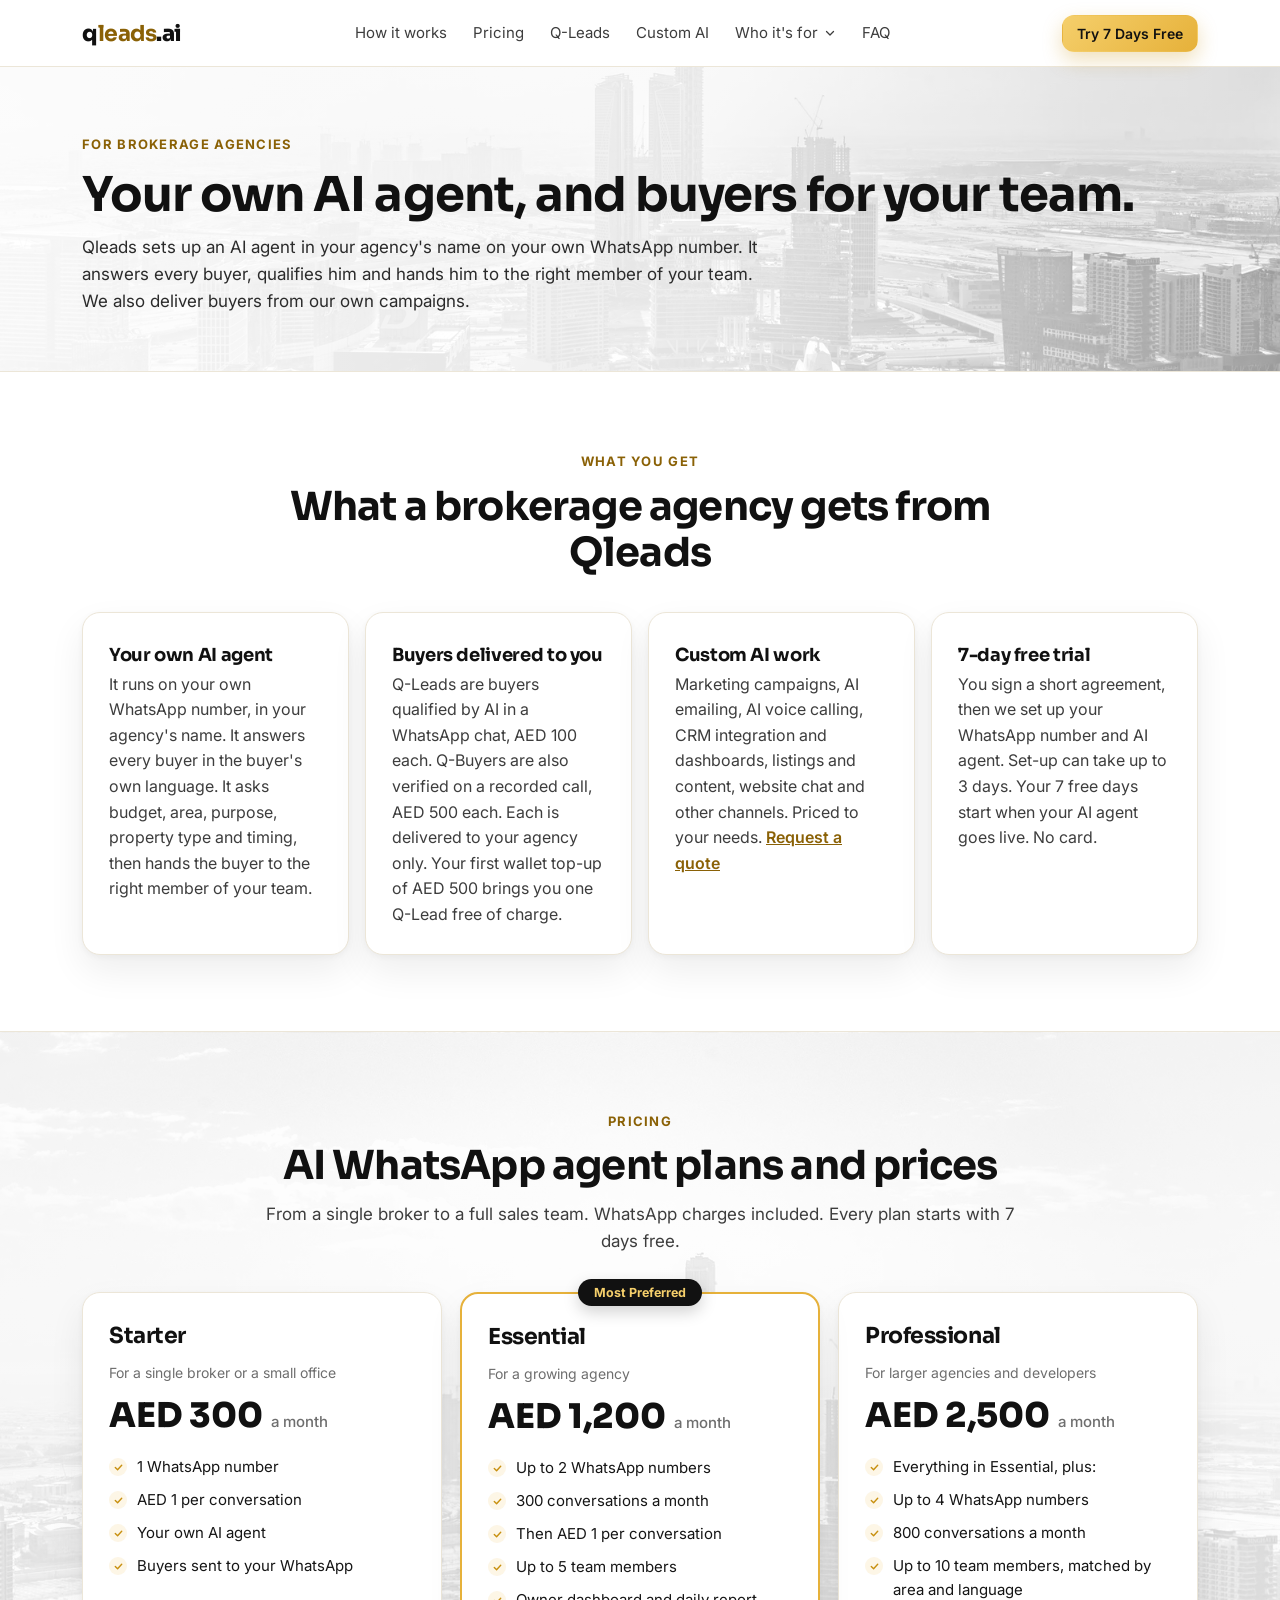
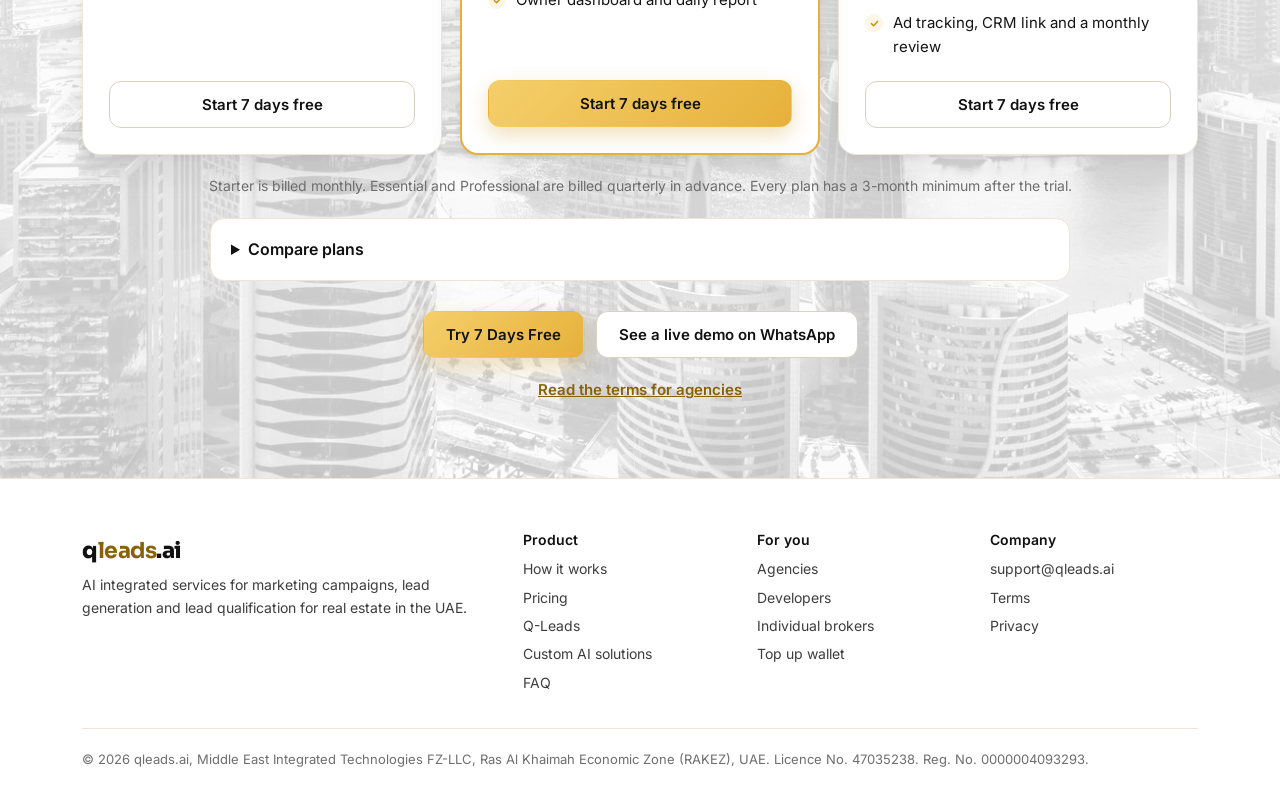
<file: agencies.html>
<!doctype html>
<html lang="en">
<head>
<meta charset="utf-8" />
<meta name="viewport" content="width=device-width, initial-scale=1" />
<title>Qualified Buyers</title>
<meta name="description" content="For brokerage agencies in the UAE: your own AI agent on your WhatsApp number, Q-Leads and Q-Buyers delivered to your team, and a 7-day free trial." />
<link rel="canonical" href="https://www.qleads.ai/agencies" />
<meta property="og:title" content="Qleads | For agencies" />
<meta property="og:description" content="For brokerage agencies in the UAE: your own AI agent on your WhatsApp number, Q-Leads and Q-Buyers delivered to your team, and a 7-day free trial." />
<meta property="og:url" content="https://www.qleads.ai/agencies" />
<meta property="og:type" content="website" />
<meta property="og:site_name" content="Qleads" />
<meta property="og:locale" content="en_AE" />
<meta property="og:image" content="https://www.qleads.ai/assets/img/hero-dubai-desktop.jpg" />
<meta property="og:image:width" content="1920" />
<meta property="og:image:height" content="2878" />
<meta property="og:image:alt" content="The Burj Khalifa and Downtown Dubai at night" />
<meta name="twitter:card" content="summary_large_image" />
<meta name="twitter:title" content="Qleads | For agencies" />
<meta name="twitter:description" content="For brokerage agencies in the UAE: your own AI agent on your WhatsApp number, Q-Leads and Q-Buyers delivered to your team, and a 7-day free trial." />
<meta name="twitter:image" content="https://www.qleads.ai/assets/img/hero-dubai-desktop.jpg" />
<meta name="theme-color" content="#ffffff" />
<link rel="icon" href="/favicon.svg?v=q2" type="image/svg+xml" />
<link rel="preconnect" href="https://fonts.googleapis.com" />
<link rel="preconnect" href="https://fonts.gstatic.com" crossorigin />
<link href="https://fonts.googleapis.com/css2?family=Sora:wght@500;600;700;800&family=Inter:wght@400;500;600&display=swap" rel="stylesheet" />
<link rel="stylesheet" href="/assets/site.css?v=b19611b6" />
</head>
<body>
<header>
  <div class="wrap nav">
    <a class="logo" href="/">q<b>leads</b>.ai</a>
    <nav class="links" id="sitenav">
      <a href="/#how">How it works</a>
      <a href="/#pricing">Pricing</a>
      <a href="/#qleads">Q-Leads</a>
      <a href="/#custom">Custom AI</a>
      <div class="dd">
        <button class="dd-btn" id="whobtn" type="button" aria-expanded="false" aria-controls="wholist">Who it's for<svg viewBox="0 0 24 24" aria-hidden="true"><path d="M5 9l7 7 7-7"/></svg></button>
        <span class="dd-label">Who it's for</span>
        <div class="dd-list" id="wholist"><a href="/brokers">Brokers</a><a href="/agencies">Agencies</a><a href="/developers">Developers</a></div>
      </div>
      <a href="/#faq">FAQ</a>
    </nav>
    <div class="right">
      <a class="btn btn-gold btn-sm" href="/#trial">Try 7 Days Free</a>
      <button class="menu-btn" id="menubtn" type="button" aria-label="Menu" aria-expanded="false" aria-controls="sitenav"><svg class="m" viewBox="0 0 24 24" aria-hidden="true"><path d="M4 7h16M4 12h16M4 17h16"/></svg><svg class="x" viewBox="0 0 24 24" aria-hidden="true"><path d="M6 6l12 12M18 6L6 18"/></svg></button>
    </div>
  </div>
</header>
<div class="pagehead"><div class="wrap"><span class="k">For brokerage agencies</span><h1>Your own AI agent, and buyers for your team.</h1><p>Qleads sets up an AI agent in your agency's name on your own WhatsApp number. It answers every buyer, qualifies him and hands him to the right member of your team. We also deliver buyers from our own campaigns.</p></div></div>
<main>
<section>
  <div class="wrap">
    <div class="head center"><span class="k">What you get</span><h2>What a brokerage agency gets from Qleads</h2></div>
    <div class="why" style="grid-template-columns:repeat(auto-fit,minmax(260px,1fr))">
      <div class="card"><h3>Your own AI agent</h3><p>It runs on your own WhatsApp number, in your agency's name. It answers every buyer in the buyer's own language. It asks budget, area, purpose, property type and timing, then hands the buyer to the right member of your team.</p></div>
      <div class="card"><h3>Buyers delivered to you</h3><p>Q-Leads are buyers qualified by AI in a WhatsApp chat, AED 100 each. Q-Buyers are also verified on a recorded call, AED 500 each. Each is delivered to your agency only. Your first wallet top-up of AED 500 brings you one Q-Lead free of charge.</p></div>
      <div class="card"><h3>Custom AI work</h3><p>Marketing campaigns, AI emailing, AI voice calling, CRM integration and dashboards, listings and content, website chat and other channels. Priced to your needs. <a class="tlink" href="/#quote">Request a quote</a></p></div>
      <div class="card"><h3>7-day free trial</h3><p>You sign a short agreement, then we set up your WhatsApp number and AI agent. Set-up can take up to 3 days. Your 7 free days start when your AI agent goes live. No card.</p></div>
    </div>
  </div>
</section>
<section class="bgimg bg-bb bg-strong">
  <div class="wrap">
    <div class="head center"><span class="k">Pricing</span><h2>AI WhatsApp agent plans and prices</h2><p>From a single broker to a full sales team. WhatsApp charges included. Every plan starts with 7 days free.</p></div>
    <div class="plans3">
      <div class="card plan">
        <h3>Starter</h3>
        <div class="for">For a single broker or a small office</div>
        <div class="amt">AED 300 <small>a month</small></div>
        <ul class="chk">
          <li>1 WhatsApp number</li>
          <li>AED 1 per conversation</li>
          <li>Your own AI agent</li>
          <li>Buyers sent to your WhatsApp</li>
        </ul>
        <a class="btn btn-line" href="/#trial">Start 7 days free</a>
      </div>
      <div class="card plan pro">
        <span class="badge">Most Preferred</span>
        <h3>Essential</h3>
        <div class="for">For a growing agency</div>
        <div class="amt">AED 1,200 <small>a month</small></div>
        <ul class="chk">
          <li>Up to 2 WhatsApp numbers</li>
          <li>300 conversations a month</li>
          <li>Then AED 1 per conversation</li>
          <li>Up to 5 team members</li>
          <li>Owner dashboard and daily report</li>
        </ul>
        <a class="btn btn-gold" href="/#trial">Start 7 days free</a>
      </div>
      <div class="card plan">
        <h3>Professional</h3>
        <div class="for">For larger agencies and developers</div>
        <div class="amt">AED 2,500 <small>a month</small></div>
        <ul class="chk">
          <li>Everything in Essential, plus:</li>
          <li>Up to 4 WhatsApp numbers</li>
          <li>800 conversations a month</li>
          <li>Up to 10 team members, matched by area and language</li>
          <li>Ad tracking, CRM link and a monthly review</li>
        </ul>
        <a class="btn btn-line" href="/#trial">Start 7 days free</a>
      </div>
    </div>
    <p class="fine" style="text-align:center;font-size:14px;margin-top:20px">Starter is billed monthly. Essential and Professional are billed quarterly in advance. Every plan has a 3-month minimum after the trial.</p>
    <details class="cmp"><summary>Compare plans</summary>
      <div class="tw"><table>
        <thead><tr><th scope="col">Plan</th><th scope="col">Starter</th><th scope="col">Essential</th><th scope="col">Professional</th></tr></thead>
        <tbody>
        <tr><th scope="row">Monthly price</th><td>AED 300</td><td>AED 1,200</td><td>AED 2,500</td></tr>
        <tr><th scope="row">WhatsApp numbers</th><td>1</td><td>Up to 2</td><td>Up to 4</td></tr>
        <tr><th scope="row">Staff for handover</th><td>Your own WhatsApp</td><td>Up to 5 team members</td><td>Up to 10 team members</td></tr>
        <tr><th scope="row">Conversations included</th><td>None</td><td>300 a month</td><td>800 a month</td></tr>
        <tr><th scope="row">Each extra conversation</th><td>AED 1</td><td>AED 1</td><td>AED 1</td></tr>
        <tr><th scope="row">Billing</th><td>Monthly</td><td>Quarterly in advance</td><td>Quarterly in advance</td></tr>
        <tr><th scope="row">Minimum term</th><td>3 months after the trial</td><td>3 months after the trial</td><td>3 months after the trial</td></tr>
        </tbody>
      </table></div>
    </details>
    <div class="ctas" style="justify-content:center;margin-top:30px">
      <a class="btn btn-gold" href="/#trial">Try 7 Days Free</a>
      <a class="btn btn-line" href="https://wa.me/971501483346?text=Demo">See a live demo on WhatsApp</a>
    </div>
    <p class="termslink"><a class="tlink" href="/terms-agencies">Read the terms for agencies</a></p>
  </div>
</section>
</main>
<footer>
  <div class="wrap">
    <div class="fcols">
      <div><a class="logo" href="/">q<b>leads</b>.ai</a><p style="margin-top:10px">AI integrated services for marketing campaigns, lead generation and lead qualification for real estate in the UAE.</p></div>
      <div><h4>Product</h4><a href="/#how">How it works</a><a href="/#pricing">Pricing</a><a href="/#qleads">Q-Leads</a><a href="/#custom">Custom AI solutions</a><a href="/#faq">FAQ</a></div>
      <div><h4>For you</h4><a href="/agencies">Agencies</a><a href="/developers">Developers</a><a href="/brokers">Individual brokers</a><a href="/topup">Top up wallet</a></div>
      <div><h4>Company</h4><a href="mailto:support@qleads.ai">support@qleads.ai</a><a href="/terms">Terms</a><a href="/privacy">Privacy</a></div>
    </div>
    <div class="legal">© 2026 qleads.ai, Middle East Integrated Technologies FZ-LLC, Ras Al Khaimah Economic Zone (RAKEZ), UAE. Licence No. 47035238. Reg. No. 0000004093293.</div>
  </div>
</footer>
<script>
/* menu:start */
(function(){
  var b=document.getElementById('menubtn'),n=document.getElementById('sitenav');
  if(!b||!n)return;
  var h=b.closest('header');
  function set(o){h.classList.toggle('open',o);b.setAttribute('aria-expanded',o?'true':'false');}
  b.addEventListener('click',function(){set(b.getAttribute('aria-expanded')!=='true');});
  n.addEventListener('click',function(e){if(e.target.closest('a'))set(false);});
  document.addEventListener('keydown',function(e){if(e.key==='Escape'&&b.getAttribute('aria-expanded')==='true'){set(false);b.focus();}});
})();
(function(){
  var w=document.getElementById('whobtn'),l=document.getElementById('wholist');
  if(!w||!l)return;
  var d=w.parentNode;
  function set(o){d.classList.toggle('open',o);w.setAttribute('aria-expanded',o?'true':'false');}
  w.addEventListener('click',function(){set(w.getAttribute('aria-expanded')!=='true');});
  l.addEventListener('click',function(e){if(e.target.closest('a'))set(false);});
  document.addEventListener('click',function(e){if(!d.contains(e.target))set(false);});
  document.addEventListener('keydown',function(e){if(e.key==='Escape'&&w.getAttribute('aria-expanded')==='true'){set(false);w.focus();}});
})();
/* menu:end */
</script>
</body>
</html>
</file>
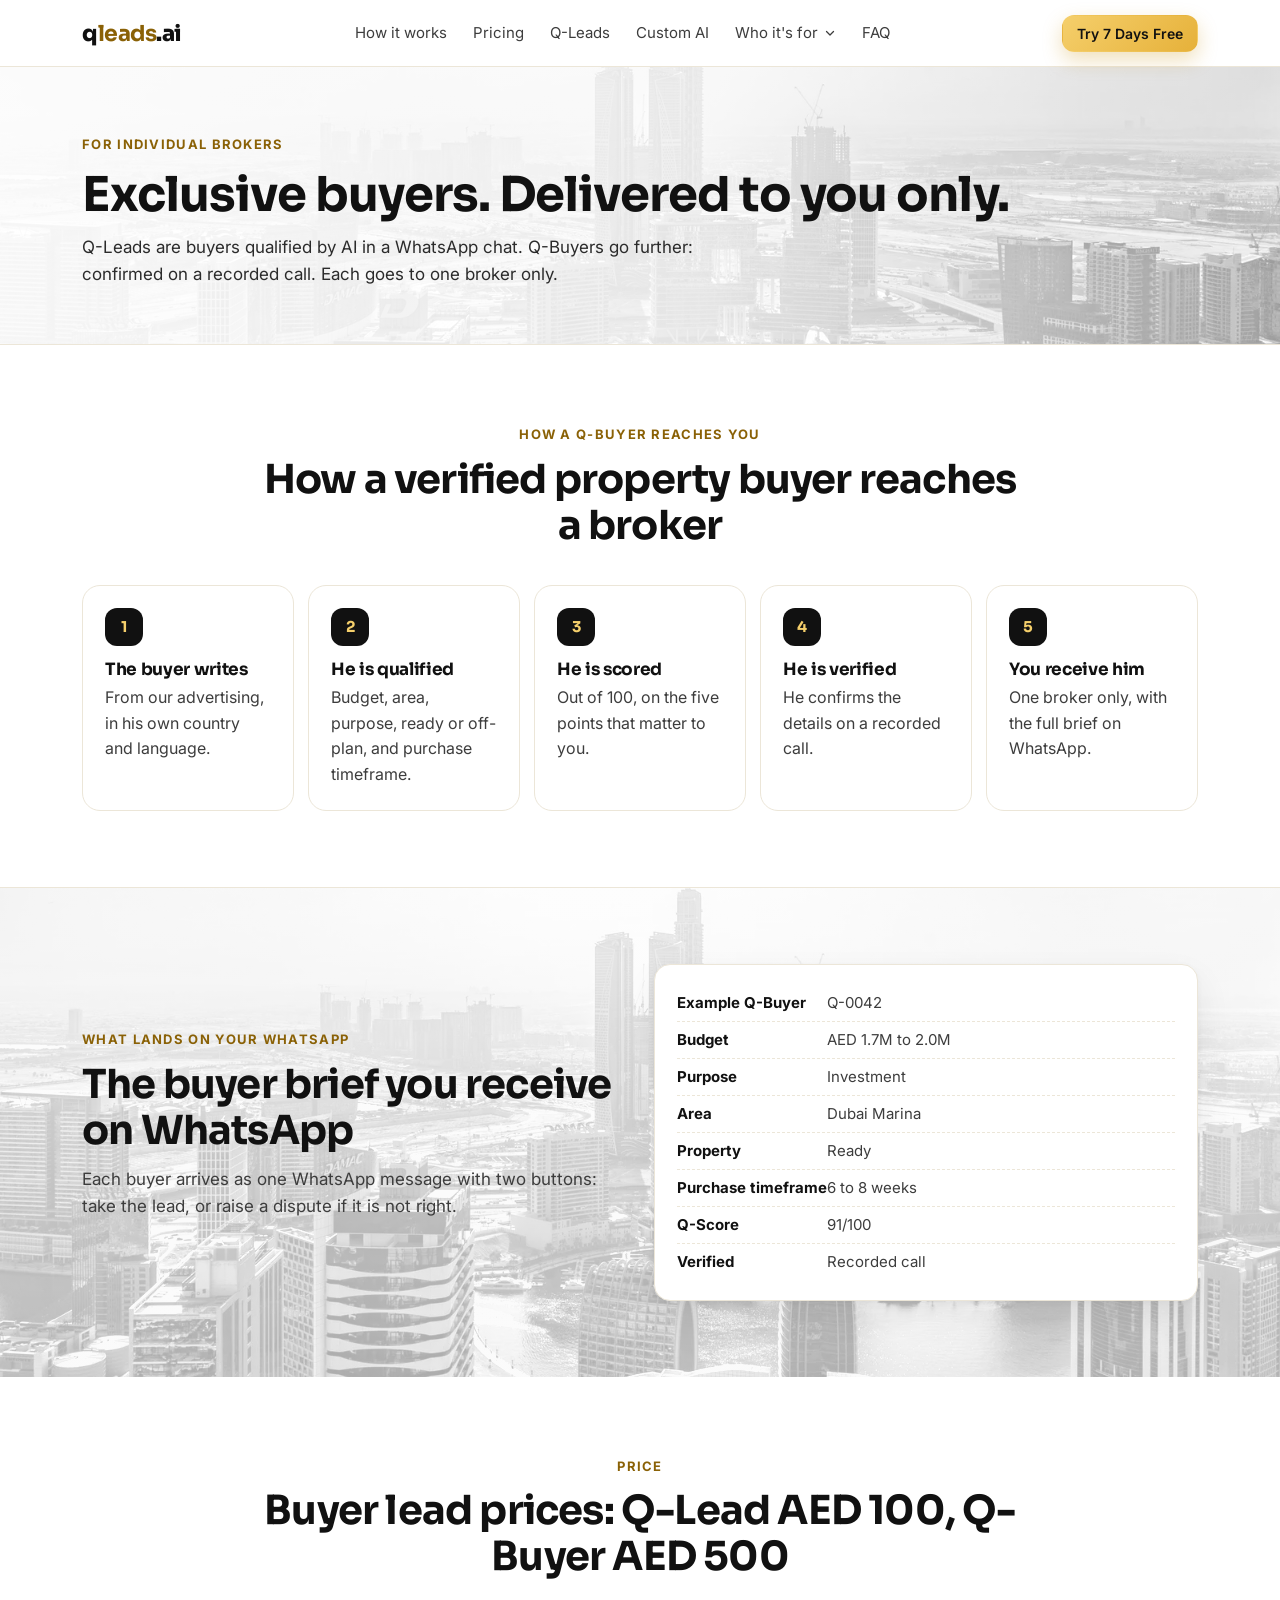
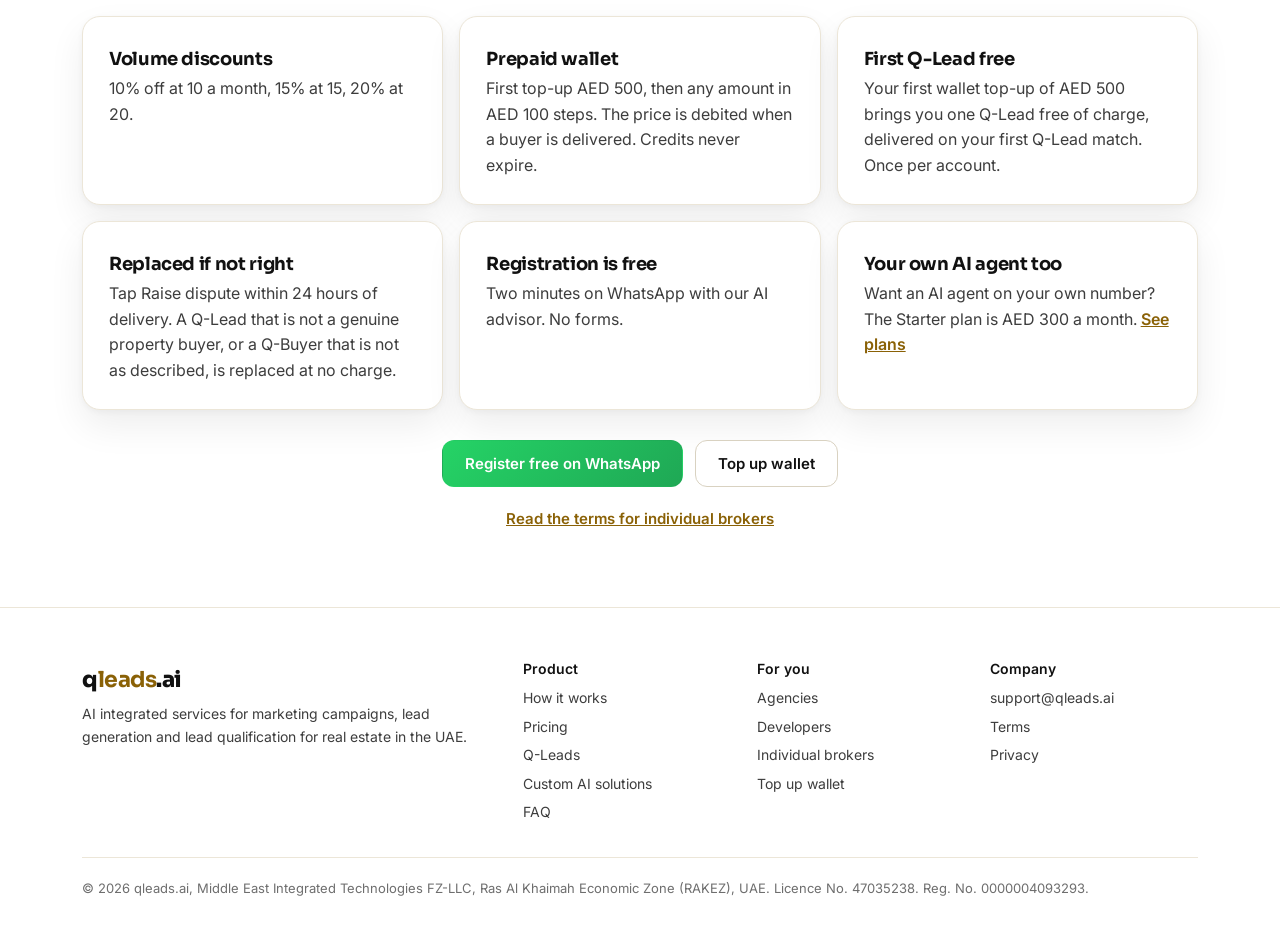
<file: brokers.html>
<!doctype html>
<html lang="en">
<head>
<meta charset="utf-8" />
<meta name="viewport" content="width=device-width, initial-scale=1" />
<title>Qualified Buyers</title>
<meta name="description" content="Exclusive buyers for brokers in the UAE: Q-Leads at AED 100, voice-verified Q-Buyers at AED 500." />
<link rel="canonical" href="https://www.qleads.ai/brokers" />
<meta property="og:title" content="Qleads | For brokers" />
<meta property="og:description" content="Exclusive buyers for brokers in the UAE: Q-Leads at AED 100, voice-verified Q-Buyers at AED 500." />
<meta property="og:url" content="https://www.qleads.ai/brokers" />
<meta property="og:type" content="website" />
<meta property="og:site_name" content="Qleads" />
<meta property="og:locale" content="en_AE" />
<meta property="og:image" content="https://www.qleads.ai/assets/img/hero-dubai-desktop.jpg" />
<meta property="og:image:width" content="1920" />
<meta property="og:image:height" content="2878" />
<meta property="og:image:alt" content="The Burj Khalifa and Downtown Dubai at night" />
<meta name="twitter:card" content="summary_large_image" />
<meta name="twitter:title" content="Qleads | For brokers" />
<meta name="twitter:description" content="Exclusive buyers for brokers in the UAE: Q-Leads at AED 100, voice-verified Q-Buyers at AED 500." />
<meta name="twitter:image" content="https://www.qleads.ai/assets/img/hero-dubai-desktop.jpg" />
<meta name="theme-color" content="#ffffff" />
<link rel="icon" href="/favicon.svg?v=q2" type="image/svg+xml" />
<link rel="preconnect" href="https://fonts.googleapis.com" />
<link rel="preconnect" href="https://fonts.gstatic.com" crossorigin />
<link href="https://fonts.googleapis.com/css2?family=Sora:wght@500;600;700;800&family=Inter:wght@400;500;600&display=swap" rel="stylesheet" />
<link rel="stylesheet" href="/assets/site.css?v=b19611b6" />
</head>
<body>
<header>
  <div class="wrap nav">
    <a class="logo" href="/">q<b>leads</b>.ai</a>
    <nav class="links" id="sitenav">
      <a href="/#how">How it works</a>
      <a href="/#pricing">Pricing</a>
      <a href="/#qleads">Q-Leads</a>
      <a href="/#custom">Custom AI</a>
      <div class="dd">
        <button class="dd-btn" id="whobtn" type="button" aria-expanded="false" aria-controls="wholist">Who it's for<svg viewBox="0 0 24 24" aria-hidden="true"><path d="M5 9l7 7 7-7"/></svg></button>
        <span class="dd-label">Who it's for</span>
        <div class="dd-list" id="wholist"><a href="/brokers">Brokers</a><a href="/agencies">Agencies</a><a href="/developers">Developers</a></div>
      </div>
      <a href="/#faq">FAQ</a>
    </nav>
    <div class="right">
      <a class="btn btn-gold btn-sm" href="/#trial">Try 7 Days Free</a>
      <button class="menu-btn" id="menubtn" type="button" aria-label="Menu" aria-expanded="false" aria-controls="sitenav"><svg class="m" viewBox="0 0 24 24" aria-hidden="true"><path d="M4 7h16M4 12h16M4 17h16"/></svg><svg class="x" viewBox="0 0 24 24" aria-hidden="true"><path d="M6 6l12 12M18 6L6 18"/></svg></button>
    </div>
  </div>
</header>
<div class="pagehead"><div class="wrap"><span class="k">For individual brokers</span><h1>Exclusive buyers. Delivered to you only.</h1><p>Q-Leads are buyers qualified by AI in a WhatsApp chat. Q-Buyers go further: confirmed on a recorded call. Each goes to one broker only.</p></div></div>
<main>
<section>
  <div class="wrap">
    <div class="head center"><span class="k">How a Q-Buyer reaches you</span><h2>How a verified property buyer reaches a broker</h2></div>
    <div class="steps5">
      <div class="step"><div class="num">1</div><h3>The buyer writes</h3><p>From our advertising, in his own country and language.</p></div>
      <div class="step"><div class="num">2</div><h3>He is qualified</h3><p>Budget, area, purpose, ready or off-plan, and purchase timeframe.</p></div>
      <div class="step"><div class="num">3</div><h3>He is scored</h3><p>Out of 100, on the five points that matter to you.</p></div>
      <div class="step"><div class="num">4</div><h3>He is verified</h3><p>He confirms the details on a recorded call.</p></div>
      <div class="step"><div class="num">5</div><h3>You receive him</h3><p>One broker only, with the full brief on WhatsApp.</p></div>
    </div>
  </div>
</section>
<section class="bgimg bg-bb">
  <div class="wrap split">
    <div>
      <div class="head" style="margin-bottom:18px"><span class="k">What lands on your WhatsApp</span><h2>The buyer brief you receive on WhatsApp</h2>
      <p>Each buyer arrives as one WhatsApp message with two buttons: take the lead, or raise a dispute if it is not right.</p></div>
    </div>
    <div class="brief">
      <div><b>Example Q-Buyer</b>Q-0042</div>
      <div><b>Budget</b>AED 1.7M to 2.0M</div>
      <div><b>Purpose</b>Investment</div>
      <div><b>Area</b>Dubai Marina</div>
      <div><b>Property</b>Ready</div>
      <div><b>Purchase timeframe</b>6 to 8 weeks</div>
      <div><b>Q-Score</b>91/100</div>
      <div><b>Verified</b>Recorded call</div>
    </div>
  </div>
</section>
<section>
  <div class="wrap">
    <div class="head center"><span class="k">Price</span><h2>Buyer lead prices: Q-Lead AED 100, Q-Buyer AED 500</h2></div>
    <div class="why">
      <div class="card"><h3>Volume discounts</h3><p>10% off at 10 a month, 15% at 15, 20% at 20.</p></div>
      <div class="card"><h3>Prepaid wallet</h3><p>First top-up AED 500, then any amount in AED 100 steps. The price is debited when a buyer is delivered. Credits never expire.</p></div>
      <div class="card"><h3>First Q-Lead free</h3><p>Your first wallet top-up of AED 500 brings you one Q-Lead free of charge, delivered on your first Q-Lead match. Once per account.</p></div>
      <div class="card"><h3>Replaced if not right</h3><p>Tap Raise dispute within 24 hours of delivery. A Q-Lead that is not a genuine property buyer, or a Q-Buyer that is not as described, is replaced at no charge.</p></div>
      <div class="card"><h3>Registration is free</h3><p>Two minutes on WhatsApp with our AI advisor. No forms.</p></div>
      <div class="card"><h3>Your own AI agent too</h3><p>Want an AI agent on your own number? The Starter plan is AED 300 a month. <a class="tlink" href="/#pricing">See plans</a></p></div>
    </div>
    <div class="ctas" style="justify-content:center;margin-top:30px">
      <a class="btn btn-wa" href="https://wa.me/971501483346?text=I%27d%20like%20to%20register%20as%20a%20qleads%20broker">Register free on WhatsApp</a>
      <a class="btn btn-line" href="/topup">Top up wallet</a>
    </div>
    <p class="termslink"><a class="tlink" href="/terms-brokers">Read the terms for individual brokers</a></p>
  </div>
</section>
</main>
<footer>
  <div class="wrap">
    <div class="fcols">
      <div><a class="logo" href="/">q<b>leads</b>.ai</a><p style="margin-top:10px">AI integrated services for marketing campaigns, lead generation and lead qualification for real estate in the UAE.</p></div>
      <div><h4>Product</h4><a href="/#how">How it works</a><a href="/#pricing">Pricing</a><a href="/#qleads">Q-Leads</a><a href="/#custom">Custom AI solutions</a><a href="/#faq">FAQ</a></div>
      <div><h4>For you</h4><a href="/agencies">Agencies</a><a href="/developers">Developers</a><a href="/brokers">Individual brokers</a><a href="/topup">Top up wallet</a></div>
      <div><h4>Company</h4><a href="mailto:support@qleads.ai">support@qleads.ai</a><a href="/terms">Terms</a><a href="/privacy">Privacy</a></div>
    </div>
    <div class="legal">© 2026 qleads.ai, Middle East Integrated Technologies FZ-LLC, Ras Al Khaimah Economic Zone (RAKEZ), UAE. Licence No. 47035238. Reg. No. 0000004093293.</div>
  </div>
</footer>
<script>
/* menu:start */
(function(){
  var b=document.getElementById('menubtn'),n=document.getElementById('sitenav');
  if(!b||!n)return;
  var h=b.closest('header');
  function set(o){h.classList.toggle('open',o);b.setAttribute('aria-expanded',o?'true':'false');}
  b.addEventListener('click',function(){set(b.getAttribute('aria-expanded')!=='true');});
  n.addEventListener('click',function(e){if(e.target.closest('a'))set(false);});
  document.addEventListener('keydown',function(e){if(e.key==='Escape'&&b.getAttribute('aria-expanded')==='true'){set(false);b.focus();}});
})();
(function(){
  var w=document.getElementById('whobtn'),l=document.getElementById('wholist');
  if(!w||!l)return;
  var d=w.parentNode;
  function set(o){d.classList.toggle('open',o);w.setAttribute('aria-expanded',o?'true':'false');}
  w.addEventListener('click',function(){set(w.getAttribute('aria-expanded')!=='true');});
  l.addEventListener('click',function(e){if(e.target.closest('a'))set(false);});
  document.addEventListener('click',function(e){if(!d.contains(e.target))set(false);});
  document.addEventListener('keydown',function(e){if(e.key==='Escape'&&w.getAttribute('aria-expanded')==='true'){set(false);w.focus();}});
})();
/* menu:end */
</script>
</body>
</html>
</file>
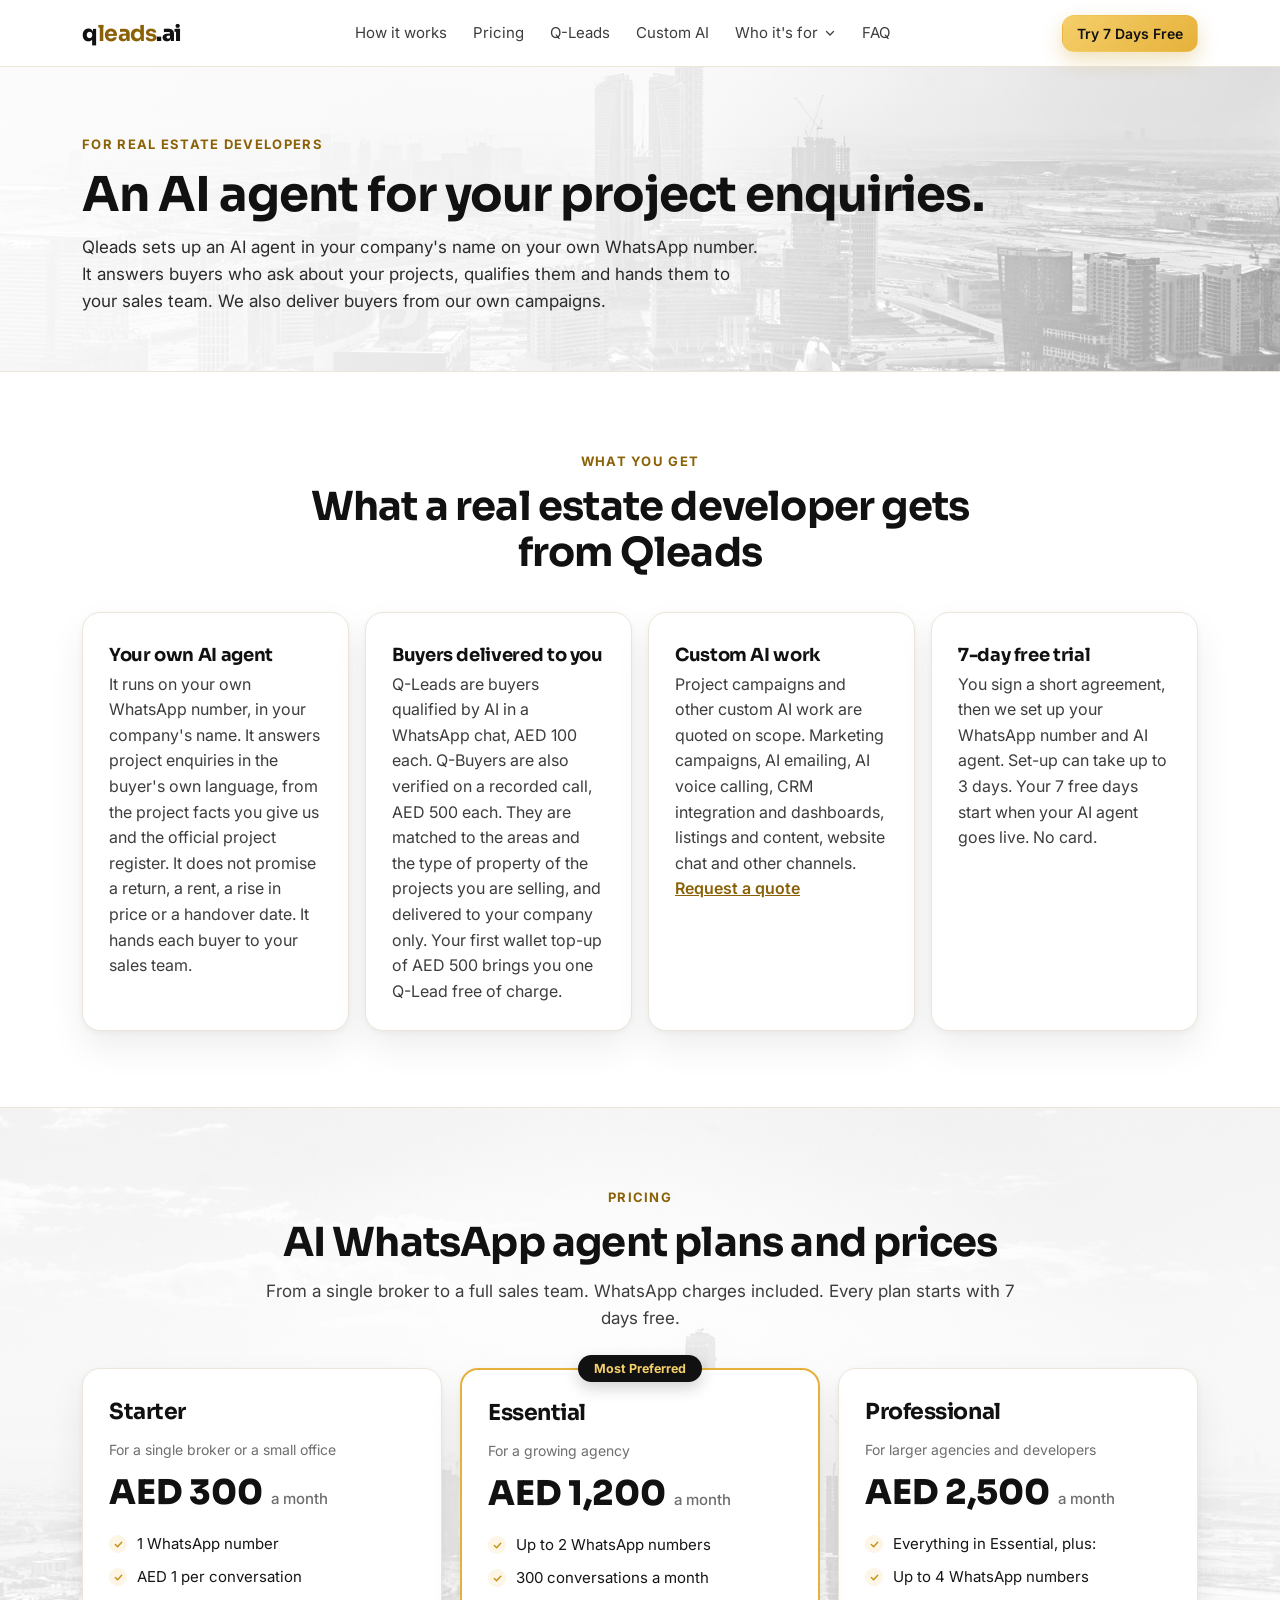
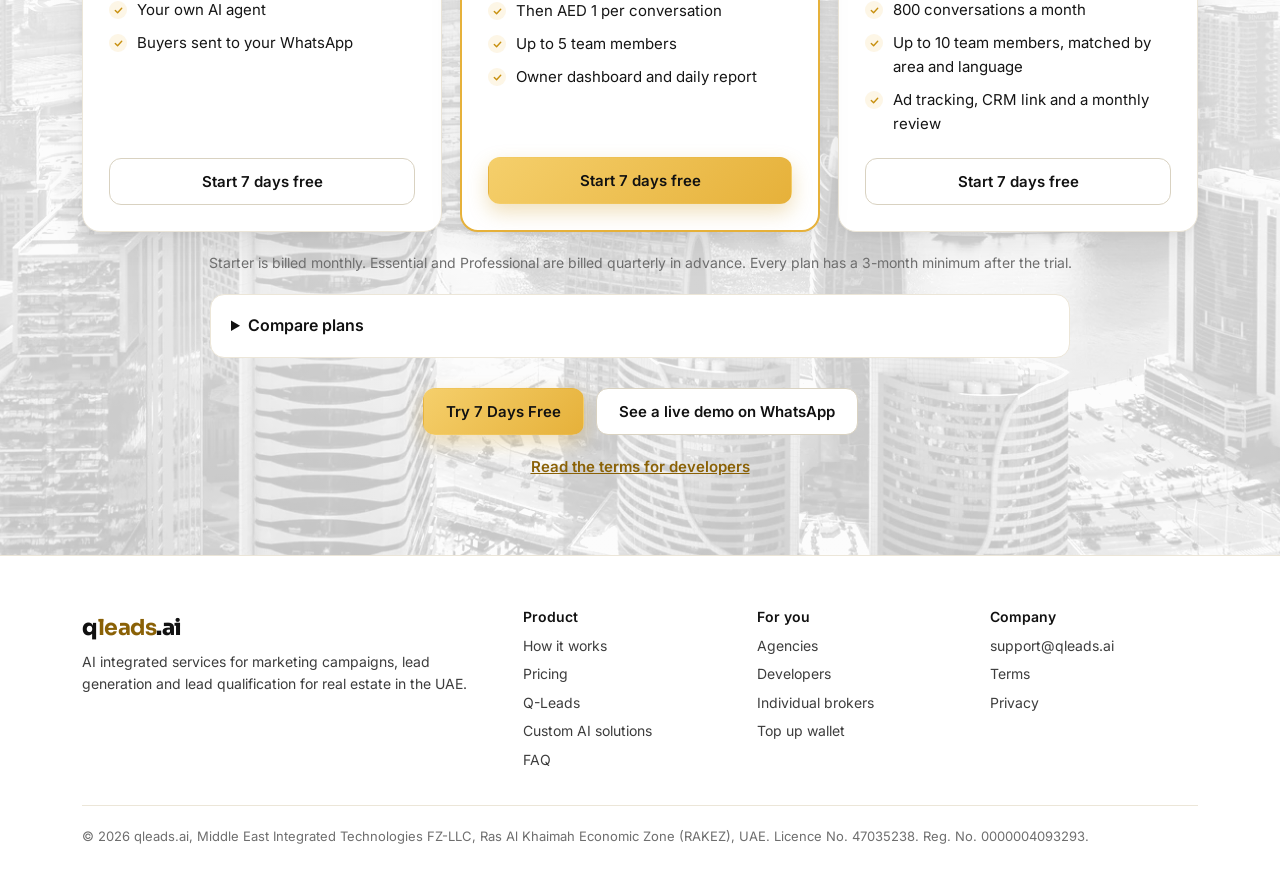
<file: developers.html>
<!doctype html>
<html lang="en">
<head>
<meta charset="utf-8" />
<meta name="viewport" content="width=device-width, initial-scale=1" />
<title>Qualified Buyers</title>
<meta name="description" content="For real estate developers in the UAE: an AI agent that answers project enquiries on your WhatsApp number, buyers delivered to your sales team, and a 7-day free trial." />
<link rel="canonical" href="https://www.qleads.ai/developers" />
<meta property="og:title" content="Qleads | For developers" />
<meta property="og:description" content="For real estate developers in the UAE: an AI agent that answers project enquiries on your WhatsApp number, buyers delivered to your sales team, and a 7-day free trial." />
<meta property="og:url" content="https://www.qleads.ai/developers" />
<meta property="og:type" content="website" />
<meta property="og:site_name" content="Qleads" />
<meta property="og:locale" content="en_AE" />
<meta property="og:image" content="https://www.qleads.ai/assets/img/hero-dubai-desktop.jpg" />
<meta property="og:image:width" content="1920" />
<meta property="og:image:height" content="2878" />
<meta property="og:image:alt" content="The Burj Khalifa and Downtown Dubai at night" />
<meta name="twitter:card" content="summary_large_image" />
<meta name="twitter:title" content="Qleads | For developers" />
<meta name="twitter:description" content="For real estate developers in the UAE: an AI agent that answers project enquiries on your WhatsApp number, buyers delivered to your sales team, and a 7-day free trial." />
<meta name="twitter:image" content="https://www.qleads.ai/assets/img/hero-dubai-desktop.jpg" />
<meta name="theme-color" content="#ffffff" />
<link rel="icon" href="/favicon.svg?v=q2" type="image/svg+xml" />
<link rel="preconnect" href="https://fonts.googleapis.com" />
<link rel="preconnect" href="https://fonts.gstatic.com" crossorigin />
<link href="https://fonts.googleapis.com/css2?family=Sora:wght@500;600;700;800&family=Inter:wght@400;500;600&display=swap" rel="stylesheet" />
<link rel="stylesheet" href="/assets/site.css?v=b19611b6" />
</head>
<body>
<header>
  <div class="wrap nav">
    <a class="logo" href="/">q<b>leads</b>.ai</a>
    <nav class="links" id="sitenav">
      <a href="/#how">How it works</a>
      <a href="/#pricing">Pricing</a>
      <a href="/#qleads">Q-Leads</a>
      <a href="/#custom">Custom AI</a>
      <div class="dd">
        <button class="dd-btn" id="whobtn" type="button" aria-expanded="false" aria-controls="wholist">Who it's for<svg viewBox="0 0 24 24" aria-hidden="true"><path d="M5 9l7 7 7-7"/></svg></button>
        <span class="dd-label">Who it's for</span>
        <div class="dd-list" id="wholist"><a href="/brokers">Brokers</a><a href="/agencies">Agencies</a><a href="/developers">Developers</a></div>
      </div>
      <a href="/#faq">FAQ</a>
    </nav>
    <div class="right">
      <a class="btn btn-gold btn-sm" href="/#trial">Try 7 Days Free</a>
      <button class="menu-btn" id="menubtn" type="button" aria-label="Menu" aria-expanded="false" aria-controls="sitenav"><svg class="m" viewBox="0 0 24 24" aria-hidden="true"><path d="M4 7h16M4 12h16M4 17h16"/></svg><svg class="x" viewBox="0 0 24 24" aria-hidden="true"><path d="M6 6l12 12M18 6L6 18"/></svg></button>
    </div>
  </div>
</header>
<div class="pagehead"><div class="wrap"><span class="k">For real estate developers</span><h1>An AI agent for your project enquiries.</h1><p>Qleads sets up an AI agent in your company's name on your own WhatsApp number. It answers buyers who ask about your projects, qualifies them and hands them to your sales team. We also deliver buyers from our own campaigns.</p></div></div>
<main>
<section>
  <div class="wrap">
    <div class="head center"><span class="k">What you get</span><h2>What a real estate developer gets from Qleads</h2></div>
    <div class="why" style="grid-template-columns:repeat(auto-fit,minmax(260px,1fr))">
      <div class="card"><h3>Your own AI agent</h3><p>It runs on your own WhatsApp number, in your company's name. It answers project enquiries in the buyer's own language, from the project facts you give us and the official project register. It does not promise a return, a rent, a rise in price or a handover date. It hands each buyer to your sales team.</p></div>
      <div class="card"><h3>Buyers delivered to you</h3><p>Q-Leads are buyers qualified by AI in a WhatsApp chat, AED 100 each. Q-Buyers are also verified on a recorded call, AED 500 each. They are matched to the areas and the type of property of the projects you are selling, and delivered to your company only. Your first wallet top-up of AED 500 brings you one Q-Lead free of charge.</p></div>
      <div class="card"><h3>Custom AI work</h3><p>Project campaigns and other custom AI work are quoted on scope. Marketing campaigns, AI emailing, AI voice calling, CRM integration and dashboards, listings and content, website chat and other channels. <a class="tlink" href="/#quote">Request a quote</a></p></div>
      <div class="card"><h3>7-day free trial</h3><p>You sign a short agreement, then we set up your WhatsApp number and AI agent. Set-up can take up to 3 days. Your 7 free days start when your AI agent goes live. No card.</p></div>
    </div>
  </div>
</section>
<section class="bgimg bg-bb bg-strong">
  <div class="wrap">
    <div class="head center"><span class="k">Pricing</span><h2>AI WhatsApp agent plans and prices</h2><p>From a single broker to a full sales team. WhatsApp charges included. Every plan starts with 7 days free.</p></div>
    <div class="plans3">
      <div class="card plan">
        <h3>Starter</h3>
        <div class="for">For a single broker or a small office</div>
        <div class="amt">AED 300 <small>a month</small></div>
        <ul class="chk">
          <li>1 WhatsApp number</li>
          <li>AED 1 per conversation</li>
          <li>Your own AI agent</li>
          <li>Buyers sent to your WhatsApp</li>
        </ul>
        <a class="btn btn-line" href="/#trial">Start 7 days free</a>
      </div>
      <div class="card plan pro">
        <span class="badge">Most Preferred</span>
        <h3>Essential</h3>
        <div class="for">For a growing agency</div>
        <div class="amt">AED 1,200 <small>a month</small></div>
        <ul class="chk">
          <li>Up to 2 WhatsApp numbers</li>
          <li>300 conversations a month</li>
          <li>Then AED 1 per conversation</li>
          <li>Up to 5 team members</li>
          <li>Owner dashboard and daily report</li>
        </ul>
        <a class="btn btn-gold" href="/#trial">Start 7 days free</a>
      </div>
      <div class="card plan">
        <h3>Professional</h3>
        <div class="for">For larger agencies and developers</div>
        <div class="amt">AED 2,500 <small>a month</small></div>
        <ul class="chk">
          <li>Everything in Essential, plus:</li>
          <li>Up to 4 WhatsApp numbers</li>
          <li>800 conversations a month</li>
          <li>Up to 10 team members, matched by area and language</li>
          <li>Ad tracking, CRM link and a monthly review</li>
        </ul>
        <a class="btn btn-line" href="/#trial">Start 7 days free</a>
      </div>
    </div>
    <p class="fine" style="text-align:center;font-size:14px;margin-top:20px">Starter is billed monthly. Essential and Professional are billed quarterly in advance. Every plan has a 3-month minimum after the trial.</p>
    <details class="cmp"><summary>Compare plans</summary>
      <div class="tw"><table>
        <thead><tr><th scope="col">Plan</th><th scope="col">Starter</th><th scope="col">Essential</th><th scope="col">Professional</th></tr></thead>
        <tbody>
        <tr><th scope="row">Monthly price</th><td>AED 300</td><td>AED 1,200</td><td>AED 2,500</td></tr>
        <tr><th scope="row">WhatsApp numbers</th><td>1</td><td>Up to 2</td><td>Up to 4</td></tr>
        <tr><th scope="row">Staff for handover</th><td>Your own WhatsApp</td><td>Up to 5 team members</td><td>Up to 10 team members</td></tr>
        <tr><th scope="row">Conversations included</th><td>None</td><td>300 a month</td><td>800 a month</td></tr>
        <tr><th scope="row">Each extra conversation</th><td>AED 1</td><td>AED 1</td><td>AED 1</td></tr>
        <tr><th scope="row">Billing</th><td>Monthly</td><td>Quarterly in advance</td><td>Quarterly in advance</td></tr>
        <tr><th scope="row">Minimum term</th><td>3 months after the trial</td><td>3 months after the trial</td><td>3 months after the trial</td></tr>
        </tbody>
      </table></div>
    </details>
    <div class="ctas" style="justify-content:center;margin-top:30px">
      <a class="btn btn-gold" href="/#trial">Try 7 Days Free</a>
      <a class="btn btn-line" href="https://wa.me/971501483346?text=Demo">See a live demo on WhatsApp</a>
    </div>
    <p class="termslink"><a class="tlink" href="/terms-developers">Read the terms for developers</a></p>
  </div>
</section>
</main>
<footer>
  <div class="wrap">
    <div class="fcols">
      <div><a class="logo" href="/">q<b>leads</b>.ai</a><p style="margin-top:10px">AI integrated services for marketing campaigns, lead generation and lead qualification for real estate in the UAE.</p></div>
      <div><h4>Product</h4><a href="/#how">How it works</a><a href="/#pricing">Pricing</a><a href="/#qleads">Q-Leads</a><a href="/#custom">Custom AI solutions</a><a href="/#faq">FAQ</a></div>
      <div><h4>For you</h4><a href="/agencies">Agencies</a><a href="/developers">Developers</a><a href="/brokers">Individual brokers</a><a href="/topup">Top up wallet</a></div>
      <div><h4>Company</h4><a href="mailto:support@qleads.ai">support@qleads.ai</a><a href="/terms">Terms</a><a href="/privacy">Privacy</a></div>
    </div>
    <div class="legal">© 2026 qleads.ai, Middle East Integrated Technologies FZ-LLC, Ras Al Khaimah Economic Zone (RAKEZ), UAE. Licence No. 47035238. Reg. No. 0000004093293.</div>
  </div>
</footer>
<script>
/* menu:start */
(function(){
  var b=document.getElementById('menubtn'),n=document.getElementById('sitenav');
  if(!b||!n)return;
  var h=b.closest('header');
  function set(o){h.classList.toggle('open',o);b.setAttribute('aria-expanded',o?'true':'false');}
  b.addEventListener('click',function(){set(b.getAttribute('aria-expanded')!=='true');});
  n.addEventListener('click',function(e){if(e.target.closest('a'))set(false);});
  document.addEventListener('keydown',function(e){if(e.key==='Escape'&&b.getAttribute('aria-expanded')==='true'){set(false);b.focus();}});
})();
(function(){
  var w=document.getElementById('whobtn'),l=document.getElementById('wholist');
  if(!w||!l)return;
  var d=w.parentNode;
  function set(o){d.classList.toggle('open',o);w.setAttribute('aria-expanded',o?'true':'false');}
  w.addEventListener('click',function(){set(w.getAttribute('aria-expanded')!=='true');});
  l.addEventListener('click',function(e){if(e.target.closest('a'))set(false);});
  document.addEventListener('click',function(e){if(!d.contains(e.target))set(false);});
  document.addEventListener('keydown',function(e){if(e.key==='Escape'&&w.getAttribute('aria-expanded')==='true'){set(false);w.focus();}});
})();
/* menu:end */
</script>
</body>
</html>
</file>
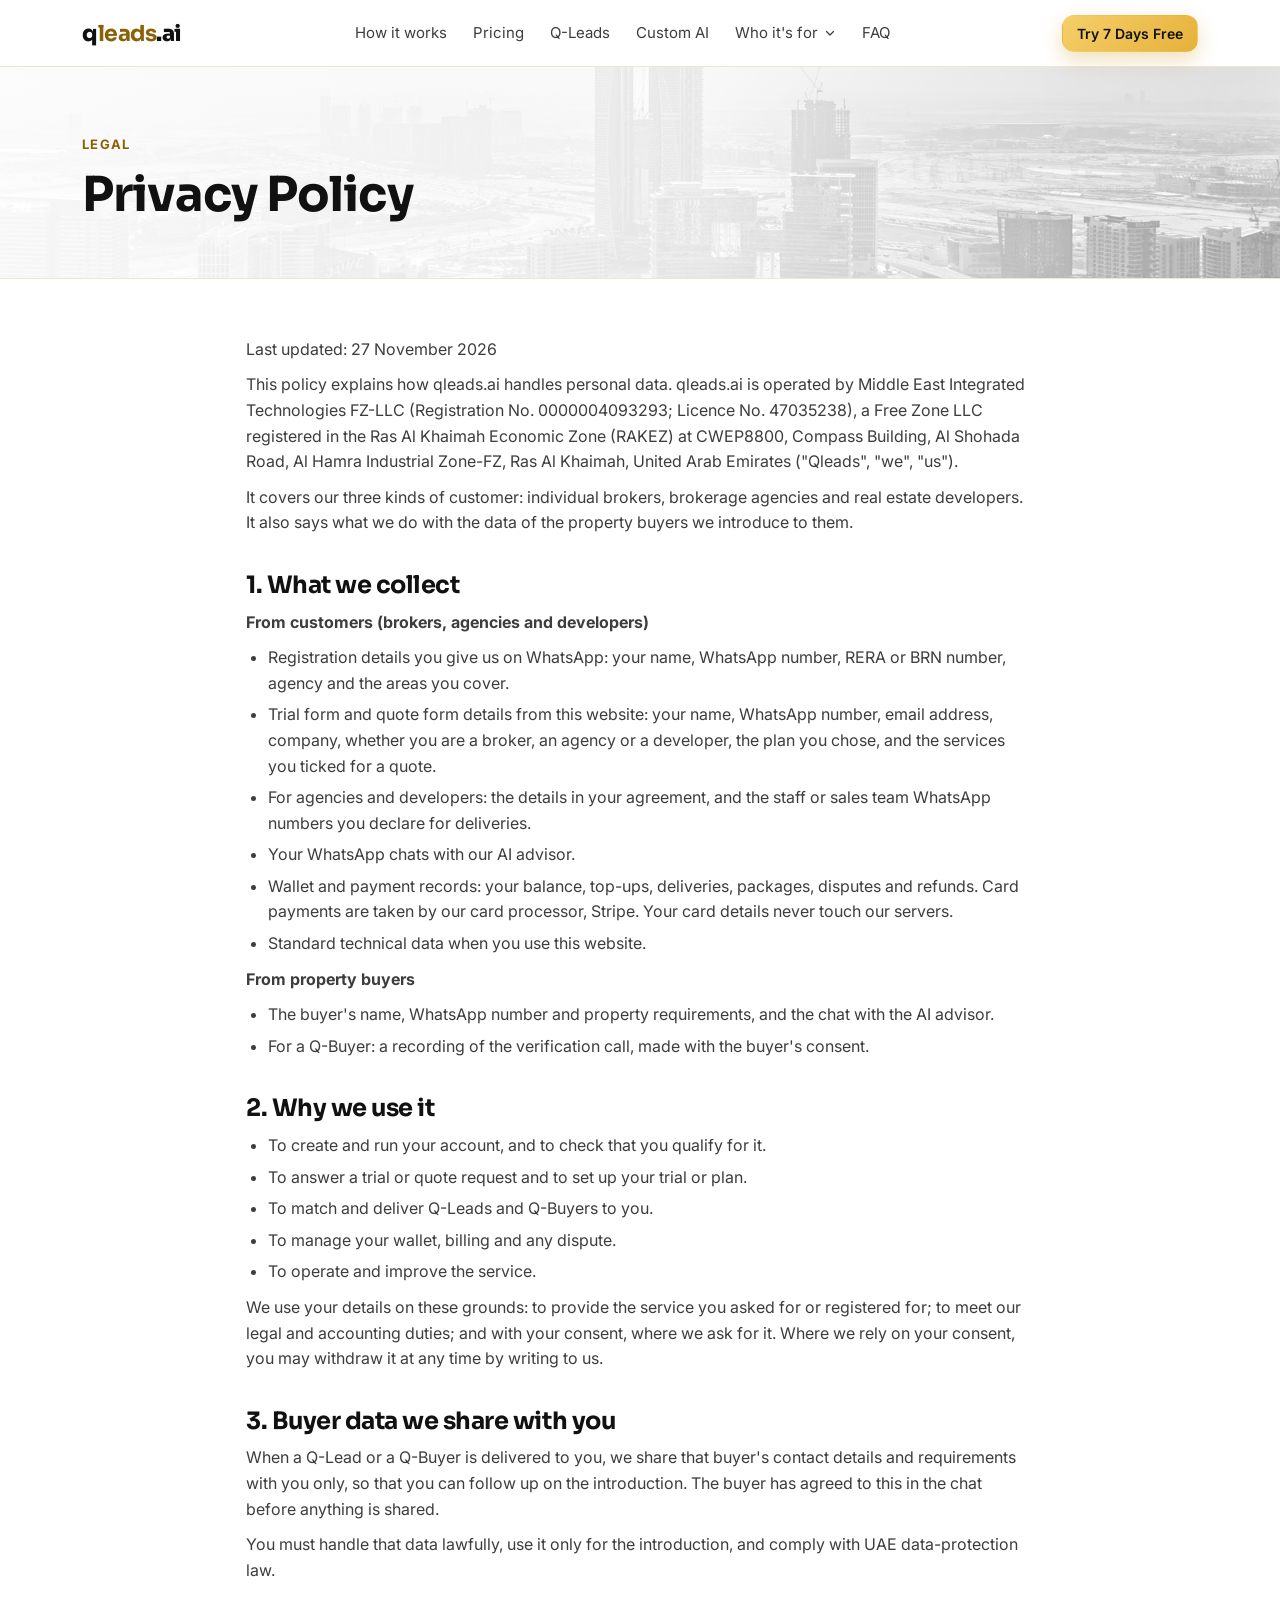
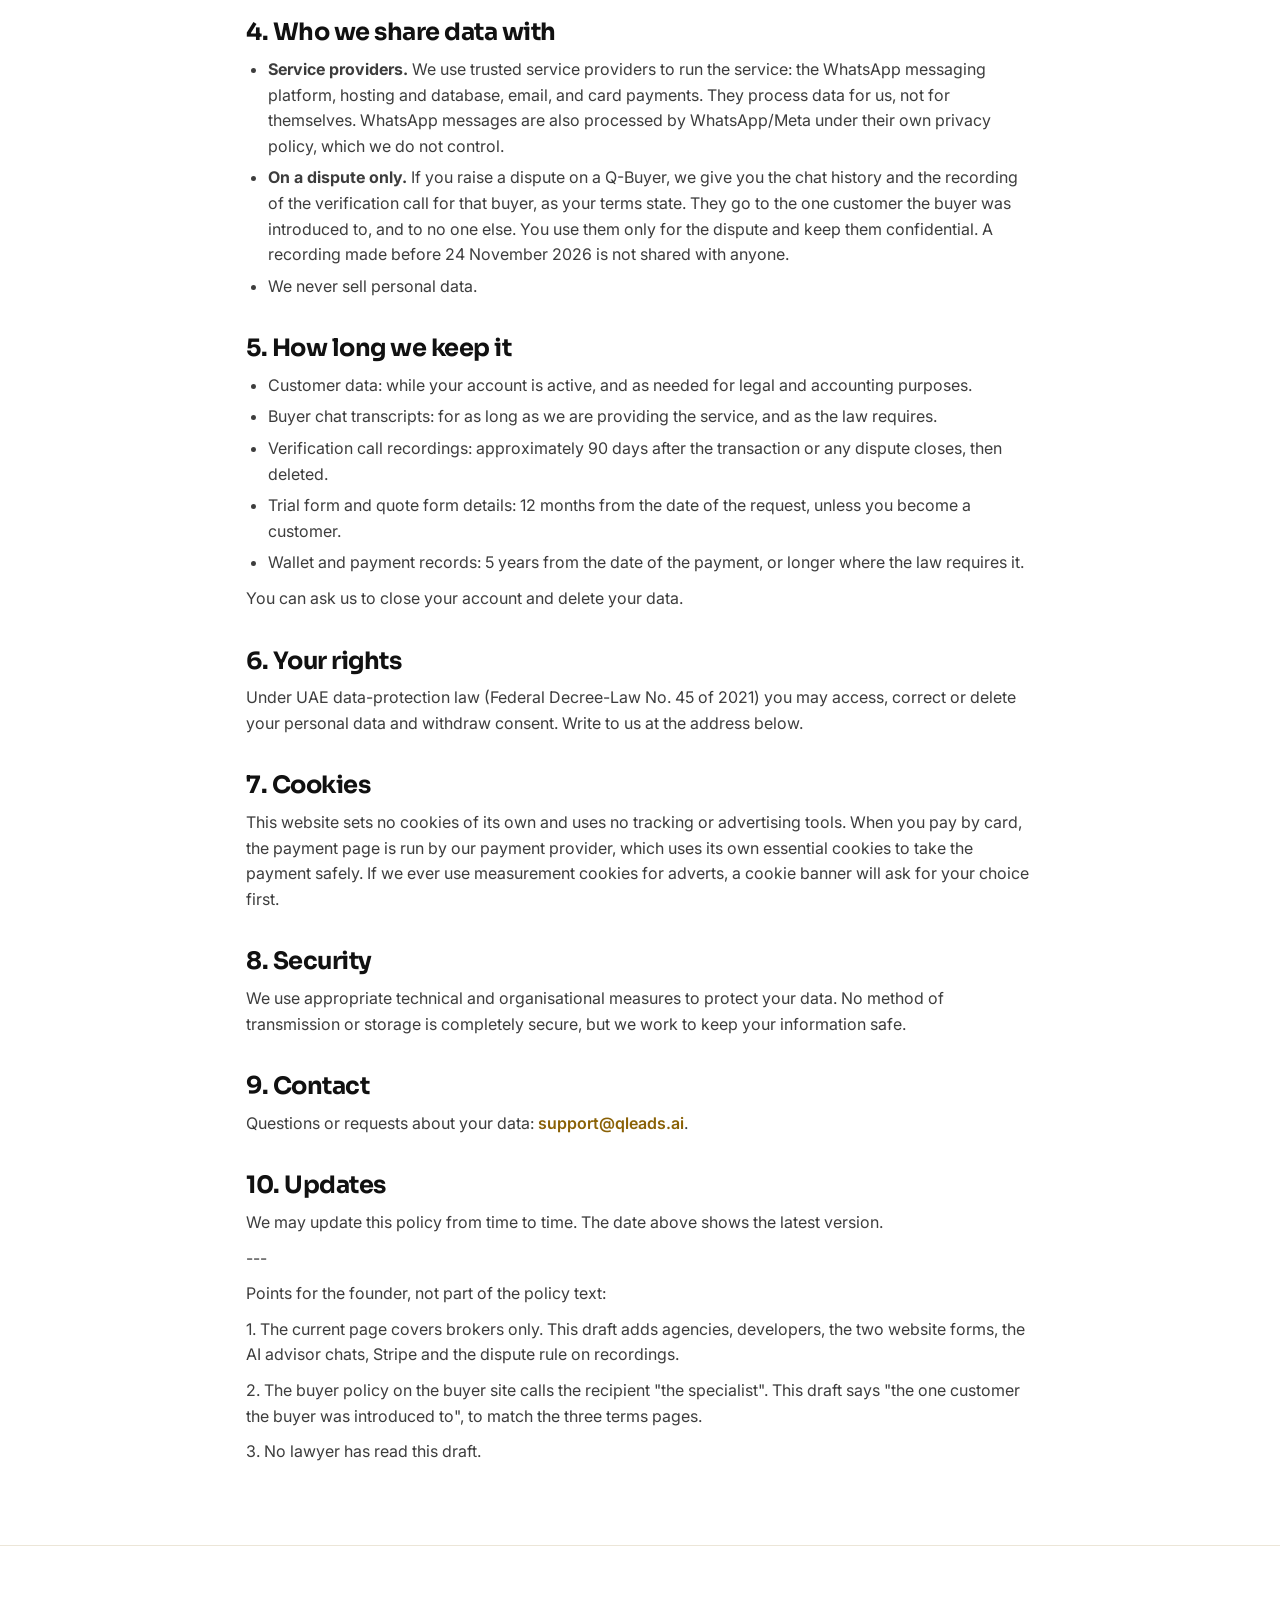
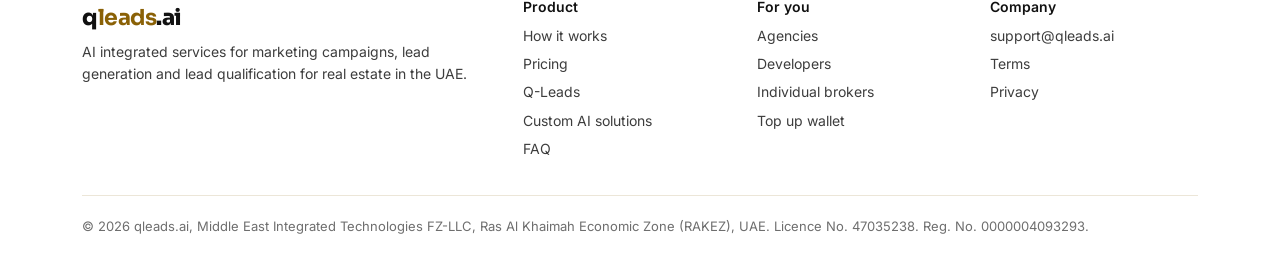
<file: privacy.html>
<!doctype html>
<html lang="en">
<head>
<meta charset="utf-8" />
<meta name="viewport" content="width=device-width, initial-scale=1" />
<title>Qualified Buyers</title>
<meta name="description" content="How qleads.ai collects, uses and protects personal data." />
<link rel="canonical" href="https://www.qleads.ai/privacy" />
<meta property="og:title" content="Qleads | Privacy policy" />
<meta property="og:description" content="How qleads.ai collects, uses and protects personal data." />
<meta property="og:url" content="https://www.qleads.ai/privacy" />
<meta property="og:type" content="website" />
<meta property="og:site_name" content="Qleads" />
<meta property="og:locale" content="en_AE" />
<meta property="og:image" content="https://www.qleads.ai/assets/img/hero-dubai-desktop.jpg" />
<meta property="og:image:width" content="1920" />
<meta property="og:image:height" content="2878" />
<meta property="og:image:alt" content="The Burj Khalifa and Downtown Dubai at night" />
<meta name="twitter:card" content="summary_large_image" />
<meta name="twitter:title" content="Qleads | Privacy policy" />
<meta name="twitter:description" content="How qleads.ai collects, uses and protects personal data." />
<meta name="twitter:image" content="https://www.qleads.ai/assets/img/hero-dubai-desktop.jpg" />
<meta name="theme-color" content="#ffffff" />
<link rel="icon" href="/favicon.svg?v=q2" type="image/svg+xml" />
<link rel="preconnect" href="https://fonts.googleapis.com" />
<link rel="preconnect" href="https://fonts.gstatic.com" crossorigin />
<link href="https://fonts.googleapis.com/css2?family=Sora:wght@500;600;700;800&family=Inter:wght@400;500;600&display=swap" rel="stylesheet" />
<link rel="stylesheet" href="/assets/site.css?v=b19611b6" />
</head>
<body>
<header>
  <div class="wrap nav">
    <a class="logo" href="/">q<b>leads</b>.ai</a>
    <nav class="links" id="sitenav">
      <a href="/#how">How it works</a>
      <a href="/#pricing">Pricing</a>
      <a href="/#qleads">Q-Leads</a>
      <a href="/#custom">Custom AI</a>
      <div class="dd">
        <button class="dd-btn" id="whobtn" type="button" aria-expanded="false" aria-controls="wholist">Who it's for<svg viewBox="0 0 24 24" aria-hidden="true"><path d="M5 9l7 7 7-7"/></svg></button>
        <span class="dd-label">Who it's for</span>
        <div class="dd-list" id="wholist"><a href="/brokers">Brokers</a><a href="/agencies">Agencies</a><a href="/developers">Developers</a></div>
      </div>
      <a href="/#faq">FAQ</a>
    </nav>
    <div class="right">
      <a class="btn btn-gold btn-sm" href="/#trial">Try 7 Days Free</a>
      <button class="menu-btn" id="menubtn" type="button" aria-label="Menu" aria-expanded="false" aria-controls="sitenav"><svg class="m" viewBox="0 0 24 24" aria-hidden="true"><path d="M4 7h16M4 12h16M4 17h16"/></svg><svg class="x" viewBox="0 0 24 24" aria-hidden="true"><path d="M6 6l12 12M18 6L6 18"/></svg></button>
    </div>
  </div>
</header>
<div class="pagehead"><div class="wrap"><span class="k">Legal</span><h1>Privacy Policy</h1></div></div>
<main class="doc"><p>Last updated: 27 November 2026</p>
<p>This policy explains how qleads.ai handles personal data. qleads.ai is operated by Middle East Integrated Technologies FZ-LLC (Registration No. 0000004093293; Licence No. 47035238), a Free Zone LLC registered in the Ras Al Khaimah Economic Zone (RAKEZ) at CWEP8800, Compass Building, Al Shohada Road, Al Hamra Industrial Zone-FZ, Ras Al Khaimah, United Arab Emirates ("Qleads", "we", "us").</p>
<p>It covers our three kinds of customer: individual brokers, brokerage agencies and real estate developers. It also says what we do with the data of the property buyers we introduce to them.</p>
<h2 id="what-we-collect">1. What we collect</h2>
<p><strong>From customers (brokers, agencies and developers)</strong></p>
<ul><li>Registration details you give us on WhatsApp: your name, WhatsApp number, RERA or BRN number, agency and the areas you cover.</li><li>Trial form and quote form details from this website: your name, WhatsApp number, email address, company, whether you are a broker, an agency or a developer, the plan you chose, and the services you ticked for a quote.</li><li>For agencies and developers: the details in your agreement, and the staff or sales team WhatsApp numbers you declare for deliveries.</li><li>Your WhatsApp chats with our AI advisor.</li><li>Wallet and payment records: your balance, top-ups, deliveries, packages, disputes and refunds. Card payments are taken by our card processor, Stripe. Your card details never touch our servers.</li><li>Standard technical data when you use this website.</li></ul>
<p><strong>From property buyers</strong></p>
<ul><li>The buyer's name, WhatsApp number and property requirements, and the chat with the AI advisor.</li><li>For a Q-Buyer: a recording of the verification call, made with the buyer's consent.</li></ul>
<h2 id="why-we-use-it">2. Why we use it</h2>
<ul><li>To create and run your account, and to check that you qualify for it.</li><li>To answer a trial or quote request and to set up your trial or plan.</li><li>To match and deliver Q-Leads and Q-Buyers to you.</li><li>To manage your wallet, billing and any dispute.</li><li>To operate and improve the service.</li></ul>
<p>We use your details on these grounds: to provide the service you asked for or registered for; to meet our legal and accounting duties; and with your consent, where we ask for it. Where we rely on your consent, you may withdraw it at any time by writing to us.</p>
<h2 id="buyer-data-we-share-with-you">3. Buyer data we share with you</h2>
<p>When a Q-Lead or a Q-Buyer is delivered to you, we share that buyer's contact details and requirements with you only, so that you can follow up on the introduction. The buyer has agreed to this in the chat before anything is shared.</p>
<p>You must handle that data lawfully, use it only for the introduction, and comply with UAE data-protection law.</p>
<h2 id="who-we-share-data-with">4. Who we share data with</h2>
<ul><li><strong>Service providers.</strong> We use trusted service providers to run the service: the WhatsApp messaging platform, hosting and database, email, and card payments. They process data for us, not for themselves. WhatsApp messages are also processed by WhatsApp/Meta under their own privacy policy, which we do not control.</li><li><strong>On a dispute only.</strong> If you raise a dispute on a Q-Buyer, we give you the chat history and the recording of the verification call for that buyer, as your terms state. They go to the one customer the buyer was introduced to, and to no one else. You use them only for the dispute and keep them confidential. A recording made before 24 November 2026 is not shared with anyone.</li><li>We never sell personal data.</li></ul>
<h2 id="how-long-we-keep-it">5. How long we keep it</h2>
<ul><li>Customer data: while your account is active, and as needed for legal and accounting purposes.</li><li>Buyer chat transcripts: for as long as we are providing the service, and as the law requires.</li><li>Verification call recordings: approximately 90 days after the transaction or any dispute closes, then deleted.</li><li>Trial form and quote form details: 12 months from the date of the request, unless you become a customer.</li><li>Wallet and payment records: 5 years from the date of the payment, or longer where the law requires it.</li></ul>
<p>You can ask us to close your account and delete your data.</p>
<h2 id="your-rights">6. Your rights</h2>
<p>Under UAE data-protection law (Federal Decree-Law No. 45 of 2021) you may access, correct or delete your personal data and withdraw consent. Write to us at the address below.</p>
<h2 id="cookies">7. Cookies</h2>
<p>This website sets no cookies of its own and uses no tracking or advertising tools. When you pay by card, the payment page is run by our payment provider, which uses its own essential cookies to take the payment safely. If we ever use measurement cookies for adverts, a cookie banner will ask for your choice first.</p>
<h2 id="security">8. Security</h2>
<p>We use appropriate technical and organisational measures to protect your data. No method of transmission or storage is completely secure, but we work to keep your information safe.</p>
<h2 id="contact">9. Contact</h2>
<p>Questions or requests about your data: <a href="mailto:support@qleads.ai">support@qleads.ai</a>.</p>
<h2 id="updates">10. Updates</h2>
<p>We may update this policy from time to time. The date above shows the latest version.</p>
<p>---</p>
<p>Points for the founder, not part of the policy text:</p>
<p>1. The current page covers brokers only. This draft adds agencies, developers, the two website forms, the AI advisor chats, Stripe and the dispute rule on recordings.</p>
<p>2. The buyer policy on the buyer site calls the recipient "the specialist". This draft says "the one customer the buyer was introduced to", to match the three terms pages.</p>
<p>3. No lawyer has read this draft.</p></main>
<footer>
  <div class="wrap">
    <div class="fcols">
      <div><a class="logo" href="/">q<b>leads</b>.ai</a><p style="margin-top:10px">AI integrated services for marketing campaigns, lead generation and lead qualification for real estate in the UAE.</p></div>
      <div><h4>Product</h4><a href="/#how">How it works</a><a href="/#pricing">Pricing</a><a href="/#qleads">Q-Leads</a><a href="/#custom">Custom AI solutions</a><a href="/#faq">FAQ</a></div>
      <div><h4>For you</h4><a href="/agencies">Agencies</a><a href="/developers">Developers</a><a href="/brokers">Individual brokers</a><a href="/topup">Top up wallet</a></div>
      <div><h4>Company</h4><a href="mailto:support@qleads.ai">support@qleads.ai</a><a href="/terms">Terms</a><a href="/privacy">Privacy</a></div>
    </div>
    <div class="legal">© 2026 qleads.ai, Middle East Integrated Technologies FZ-LLC, Ras Al Khaimah Economic Zone (RAKEZ), UAE. Licence No. 47035238. Reg. No. 0000004093293.</div>
  </div>
</footer>
<script>
/* menu:start */
(function(){
  var b=document.getElementById('menubtn'),n=document.getElementById('sitenav');
  if(!b||!n)return;
  var h=b.closest('header');
  function set(o){h.classList.toggle('open',o);b.setAttribute('aria-expanded',o?'true':'false');}
  b.addEventListener('click',function(){set(b.getAttribute('aria-expanded')!=='true');});
  n.addEventListener('click',function(e){if(e.target.closest('a'))set(false);});
  document.addEventListener('keydown',function(e){if(e.key==='Escape'&&b.getAttribute('aria-expanded')==='true'){set(false);b.focus();}});
})();
(function(){
  var w=document.getElementById('whobtn'),l=document.getElementById('wholist');
  if(!w||!l)return;
  var d=w.parentNode;
  function set(o){d.classList.toggle('open',o);w.setAttribute('aria-expanded',o?'true':'false');}
  w.addEventListener('click',function(){set(w.getAttribute('aria-expanded')!=='true');});
  l.addEventListener('click',function(e){if(e.target.closest('a'))set(false);});
  document.addEventListener('click',function(e){if(!d.contains(e.target))set(false);});
  document.addEventListener('keydown',function(e){if(e.key==='Escape'&&w.getAttribute('aria-expanded')==='true'){set(false);w.focus();}});
})();
/* menu:end */
</script>
</body>
</html>
</file>
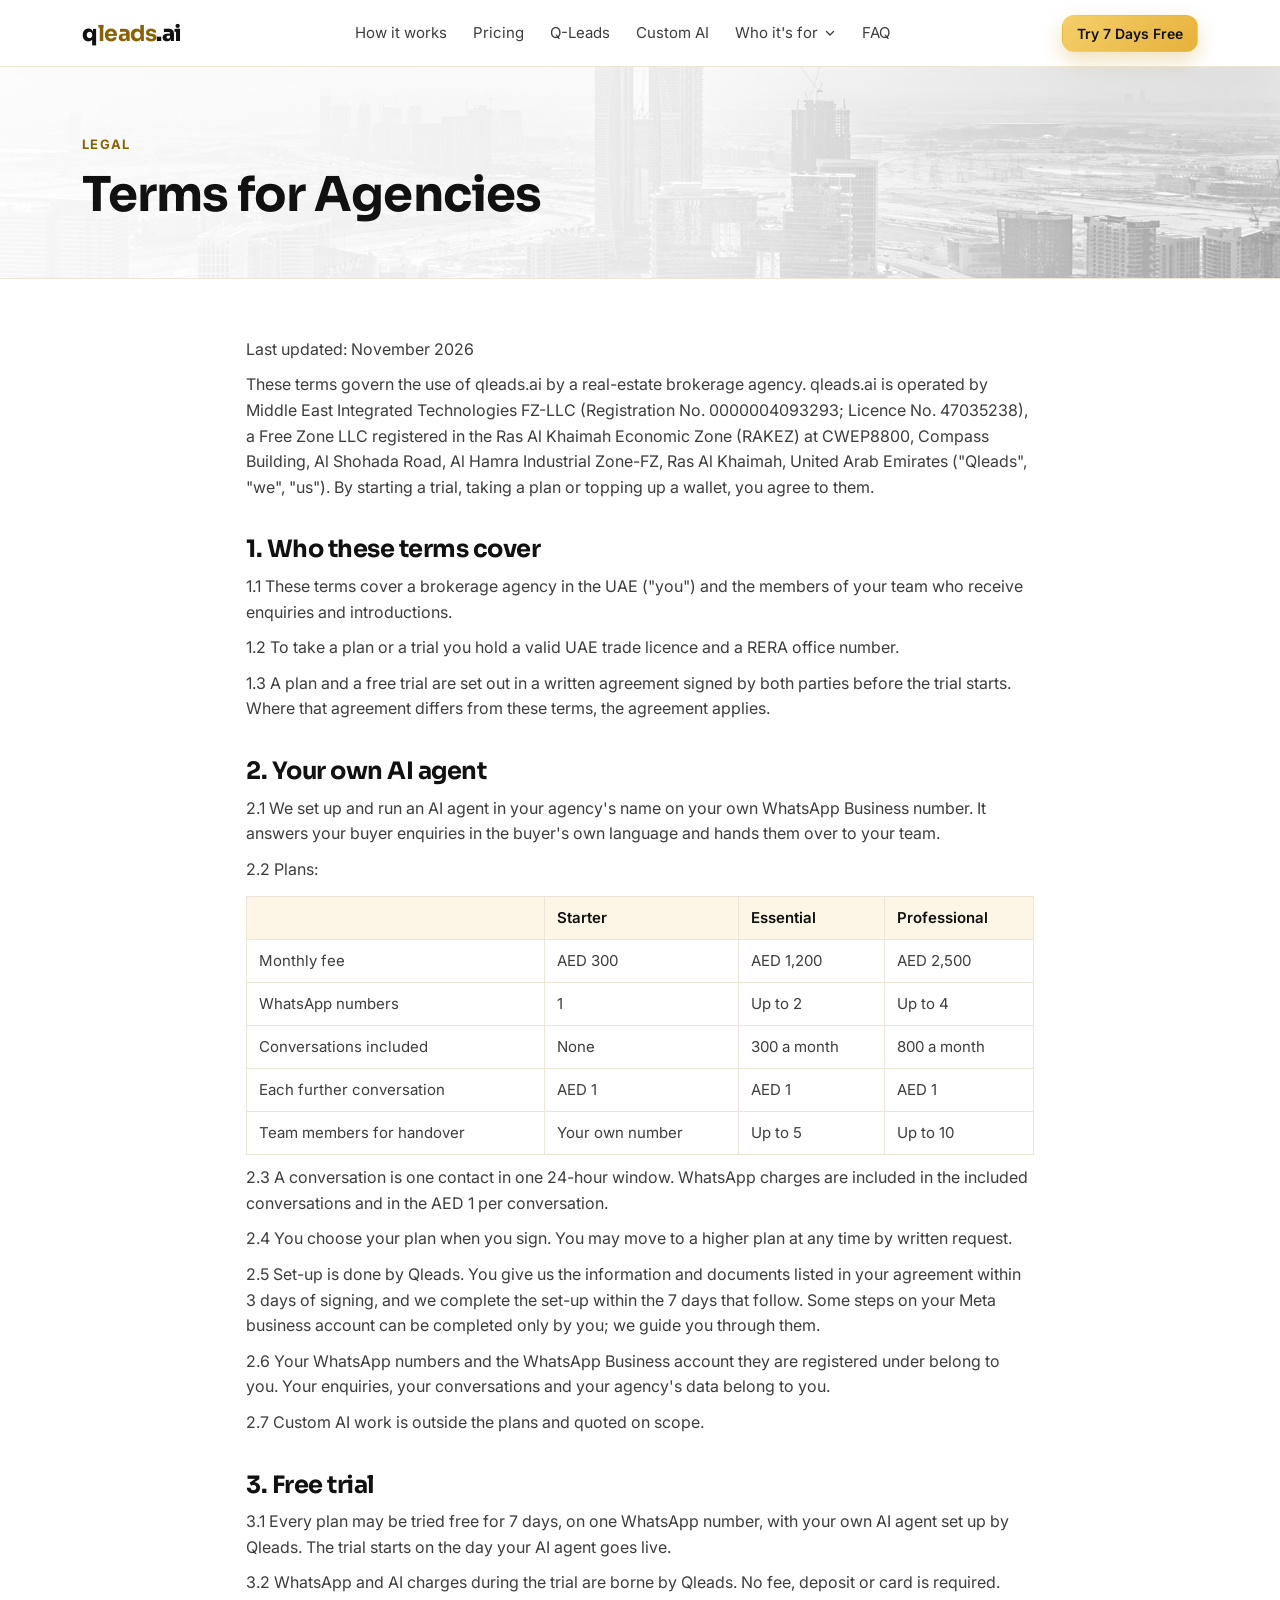
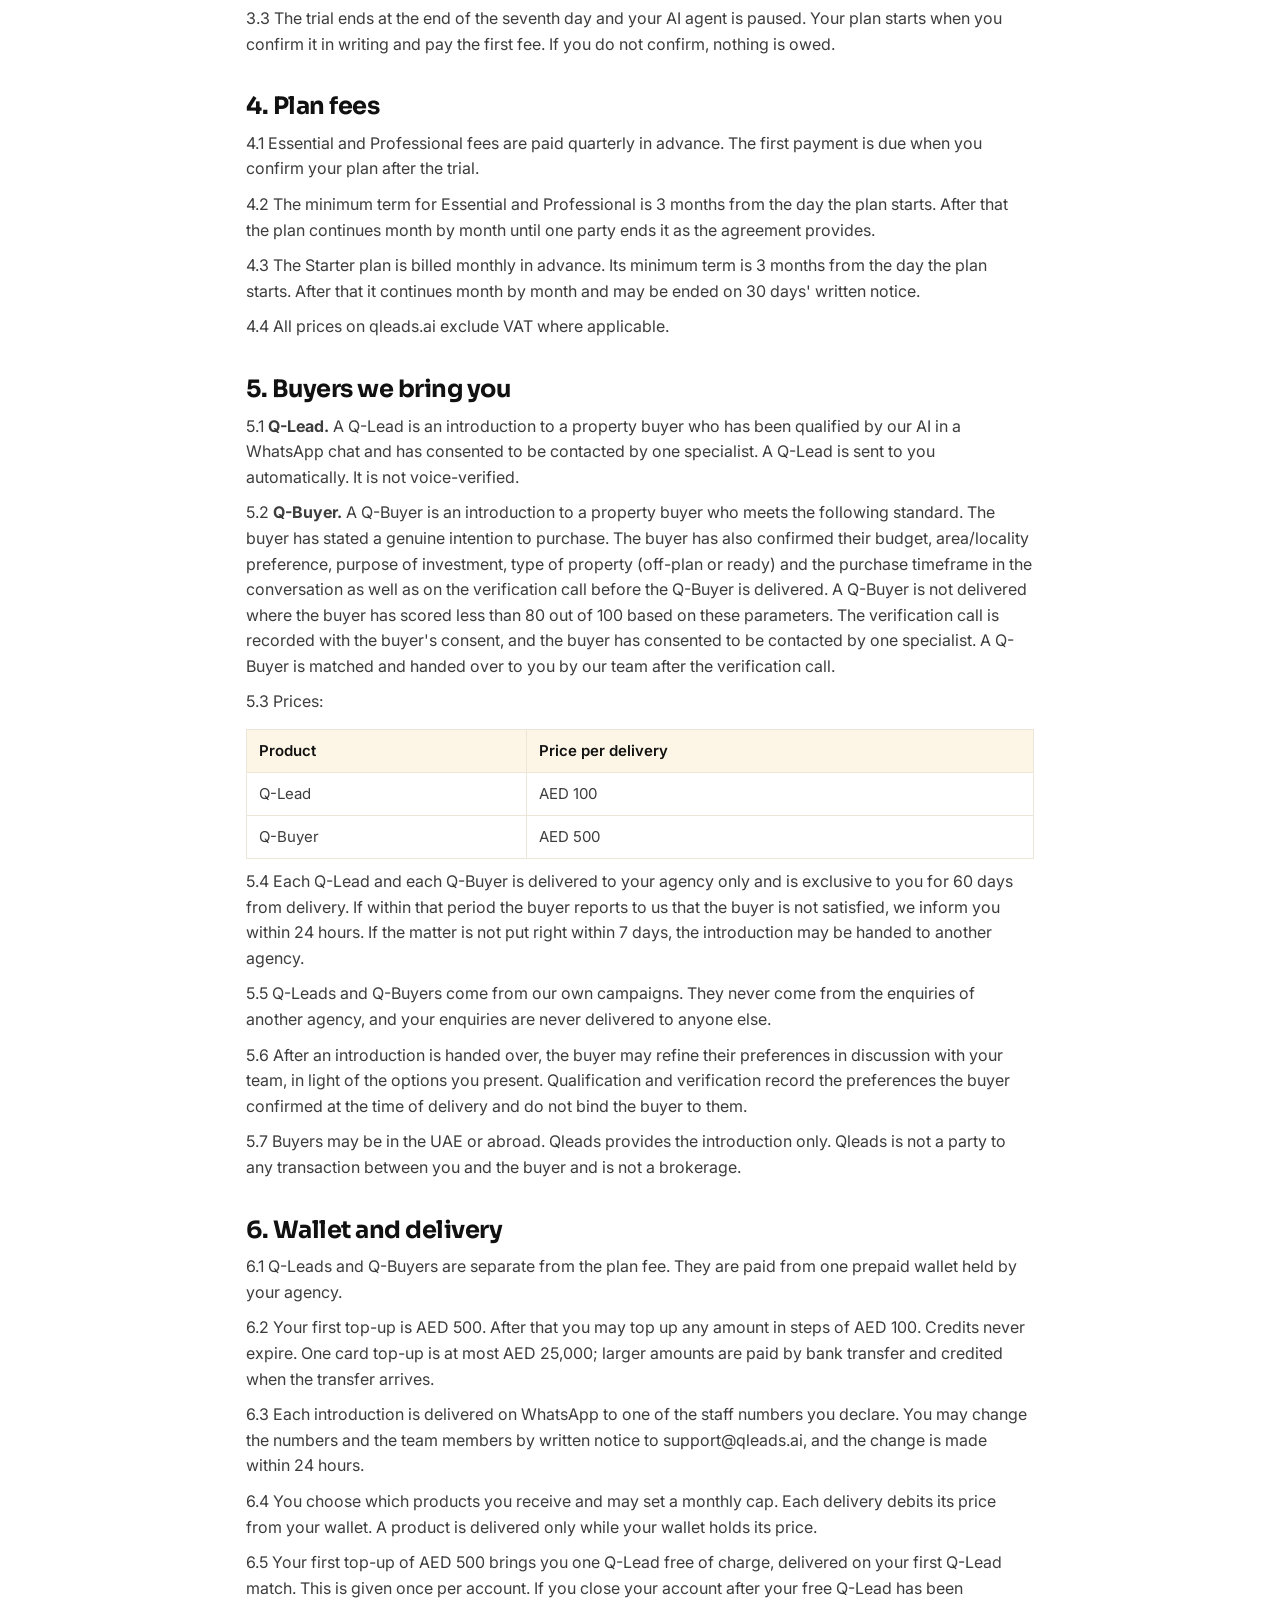
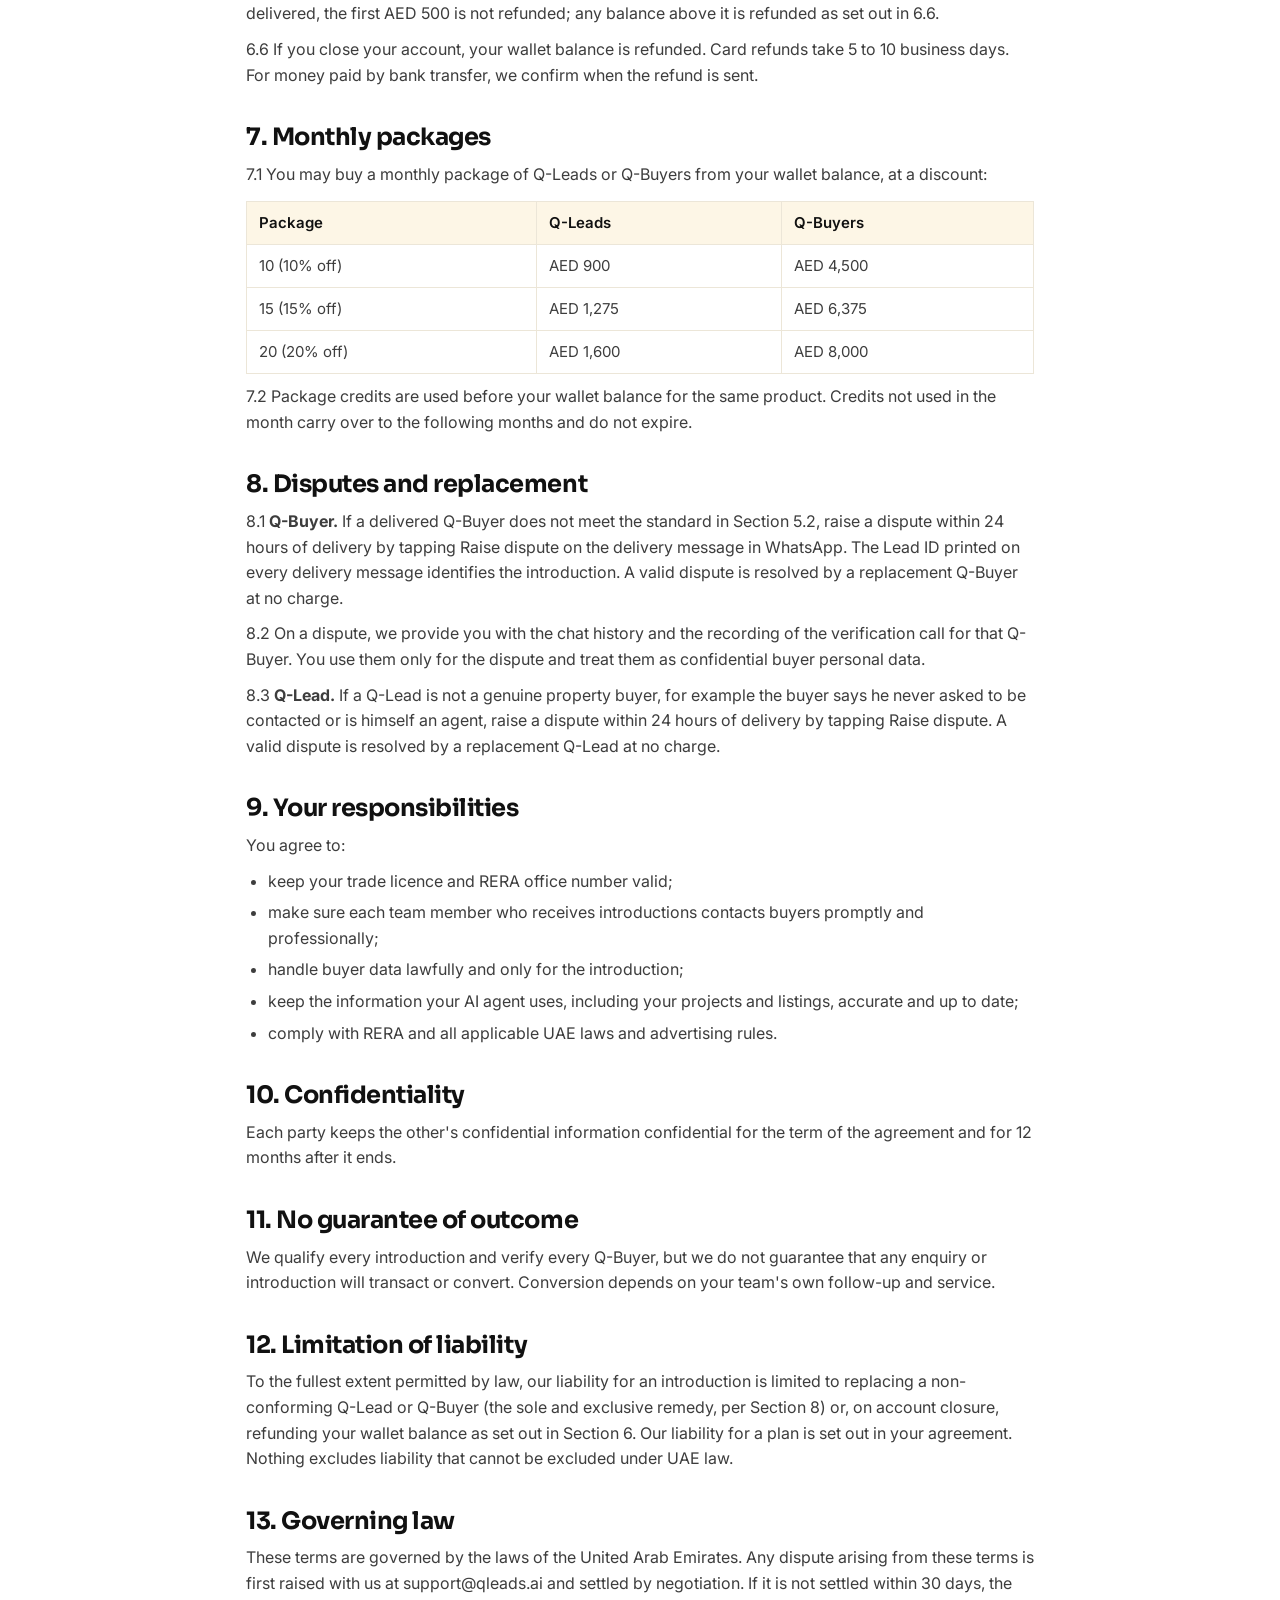
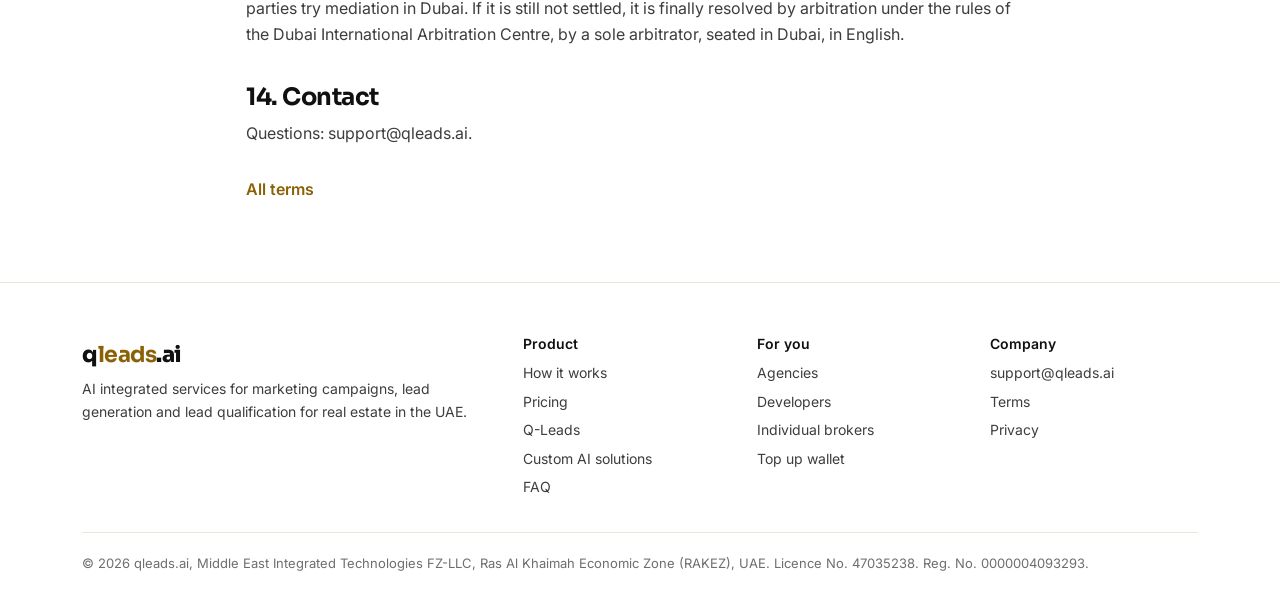
<file: terms-agencies.html>
<!doctype html>
<html lang="en">
<head>
<meta charset="utf-8" />
<meta name="viewport" content="width=device-width, initial-scale=1" />
<title>Qualified Buyers</title>
<meta name="description" content="Terms for agencies using qleads.ai." />
<link rel="canonical" href="https://www.qleads.ai/terms-agencies" />
<meta property="og:title" content="Qleads | Terms for Agencies" />
<meta property="og:description" content="Terms for agencies using qleads.ai." />
<meta property="og:url" content="https://www.qleads.ai/terms-agencies" />
<meta property="og:type" content="website" />
<meta property="og:site_name" content="Qleads" />
<meta property="og:locale" content="en_AE" />
<meta property="og:image" content="https://www.qleads.ai/assets/img/hero-dubai-desktop.jpg" />
<meta property="og:image:width" content="1920" />
<meta property="og:image:height" content="2878" />
<meta property="og:image:alt" content="The Burj Khalifa and Downtown Dubai at night" />
<meta name="twitter:card" content="summary_large_image" />
<meta name="twitter:title" content="Qleads | Terms for Agencies" />
<meta name="twitter:description" content="Terms for agencies using qleads.ai." />
<meta name="twitter:image" content="https://www.qleads.ai/assets/img/hero-dubai-desktop.jpg" />
<meta name="theme-color" content="#ffffff" />
<link rel="icon" href="/favicon.svg?v=q2" type="image/svg+xml" />
<link rel="preconnect" href="https://fonts.googleapis.com" />
<link rel="preconnect" href="https://fonts.gstatic.com" crossorigin />
<link href="https://fonts.googleapis.com/css2?family=Sora:wght@500;600;700;800&family=Inter:wght@400;500;600&display=swap" rel="stylesheet" />
<link rel="stylesheet" href="/assets/site.css?v=b19611b6" />
</head>
<body>
<header>
  <div class="wrap nav">
    <a class="logo" href="/">q<b>leads</b>.ai</a>
    <nav class="links" id="sitenav">
      <a href="/#how">How it works</a>
      <a href="/#pricing">Pricing</a>
      <a href="/#qleads">Q-Leads</a>
      <a href="/#custom">Custom AI</a>
      <div class="dd">
        <button class="dd-btn" id="whobtn" type="button" aria-expanded="false" aria-controls="wholist">Who it's for<svg viewBox="0 0 24 24" aria-hidden="true"><path d="M5 9l7 7 7-7"/></svg></button>
        <span class="dd-label">Who it's for</span>
        <div class="dd-list" id="wholist"><a href="/brokers">Brokers</a><a href="/agencies">Agencies</a><a href="/developers">Developers</a></div>
      </div>
      <a href="/#faq">FAQ</a>
    </nav>
    <div class="right">
      <a class="btn btn-gold btn-sm" href="/#trial">Try 7 Days Free</a>
      <button class="menu-btn" id="menubtn" type="button" aria-label="Menu" aria-expanded="false" aria-controls="sitenav"><svg class="m" viewBox="0 0 24 24" aria-hidden="true"><path d="M4 7h16M4 12h16M4 17h16"/></svg><svg class="x" viewBox="0 0 24 24" aria-hidden="true"><path d="M6 6l12 12M18 6L6 18"/></svg></button>
    </div>
  </div>
</header>
<div class="pagehead"><div class="wrap"><span class="k">Legal</span><h1>Terms for Agencies</h1></div></div>
<main class="doc"><p>Last updated: November 2026</p>
<p>These terms govern the use of qleads.ai by a real-estate brokerage agency. qleads.ai is operated by Middle East Integrated Technologies FZ-LLC (Registration No. 0000004093293; Licence No. 47035238), a Free Zone LLC registered in the Ras Al Khaimah Economic Zone (RAKEZ) at CWEP8800, Compass Building, Al Shohada Road, Al Hamra Industrial Zone-FZ, Ras Al Khaimah, United Arab Emirates ("Qleads", "we", "us"). By starting a trial, taking a plan or topping up a wallet, you agree to them.</p>
<h2 id="who-these-terms-cover">1. Who these terms cover</h2>
<p>1.1 These terms cover a brokerage agency in the UAE ("you") and the members of your team who receive enquiries and introductions.</p>
<p>1.2 To take a plan or a trial you hold a valid UAE trade licence and a RERA office number.</p>
<p>1.3 A plan and a free trial are set out in a written agreement signed by both parties before the trial starts. Where that agreement differs from these terms, the agreement applies.</p>
<h2 id="your-own-ai-agent">2. Your own AI agent</h2>
<p>2.1 We set up and run an AI agent in your agency's name on your own WhatsApp Business number. It answers your buyer enquiries in the buyer's own language and hands them over to your team.</p>
<p>2.2 Plans:</p>
<div class="tw"><table><tr><th></th><th>Starter</th><th>Essential</th><th>Professional</th></tr><tr><td>Monthly fee</td><td>AED 300</td><td>AED 1,200</td><td>AED 2,500</td></tr><tr><td>WhatsApp numbers</td><td>1</td><td>Up to 2</td><td>Up to 4</td></tr><tr><td>Conversations included</td><td>None</td><td>300 a month</td><td>800 a month</td></tr><tr><td>Each further conversation</td><td>AED 1</td><td>AED 1</td><td>AED 1</td></tr><tr><td>Team members for handover</td><td>Your own number</td><td>Up to 5</td><td>Up to 10</td></tr></table></div>
<p>2.3 A conversation is one contact in one 24-hour window. WhatsApp charges are included in the included conversations and in the AED 1 per conversation.</p>
<p>2.4 You choose your plan when you sign. You may move to a higher plan at any time by written request.</p>
<p>2.5 Set-up is done by Qleads. You give us the information and documents listed in your agreement within 3 days of signing, and we complete the set-up within the 7 days that follow. Some steps on your Meta business account can be completed only by you; we guide you through them.</p>
<p>2.6 Your WhatsApp numbers and the WhatsApp Business account they are registered under belong to you. Your enquiries, your conversations and your agency's data belong to you.</p>
<p>2.7 Custom AI work is outside the plans and quoted on scope.</p>
<h2 id="free-trial">3. Free trial</h2>
<p>3.1 Every plan may be tried free for 7 days, on one WhatsApp number, with your own AI agent set up by Qleads. The trial starts on the day your AI agent goes live.</p>
<p>3.2 WhatsApp and AI charges during the trial are borne by Qleads. No fee, deposit or card is required.</p>
<p>3.3 The trial ends at the end of the seventh day and your AI agent is paused. Your plan starts when you confirm it in writing and pay the first fee. If you do not confirm, nothing is owed.</p>
<h2 id="plan-fees">4. Plan fees</h2>
<p>4.1 Essential and Professional fees are paid quarterly in advance. The first payment is due when you confirm your plan after the trial.</p>
<p>4.2 The minimum term for Essential and Professional is 3 months from the day the plan starts. After that the plan continues month by month until one party ends it as the agreement provides.</p>
<p>4.3 The Starter plan is billed monthly in advance. Its minimum term is 3 months from the day the plan starts. After that it continues month by month and may be ended on 30 days' written notice.</p>
<p>4.4 All prices on qleads.ai exclude VAT where applicable.</p>
<h2 id="buyers-we-bring-you">5. Buyers we bring you</h2>
<p>5.1 <strong>Q-Lead.</strong> A Q-Lead is an introduction to a property buyer who has been qualified by our AI in a WhatsApp chat and has consented to be contacted by one specialist. A Q-Lead is sent to you automatically. It is not voice-verified.</p>
<p>5.2 <strong>Q-Buyer.</strong> A Q-Buyer is an introduction to a property buyer who meets the following standard. The buyer has stated a genuine intention to purchase. The buyer has also confirmed their budget, area/locality preference, purpose of investment, type of property (off-plan or ready) and the purchase timeframe in the conversation as well as on the verification call before the Q-Buyer is delivered. A Q-Buyer is not delivered where the buyer has scored less than 80 out of 100 based on these parameters. The verification call is recorded with the buyer's consent, and the buyer has consented to be contacted by one specialist. A Q-Buyer is matched and handed over to you by our team after the verification call.</p>
<p>5.3 Prices:</p>
<div class="tw"><table><tr><th>Product</th><th>Price per delivery</th></tr><tr><td>Q-Lead</td><td>AED 100</td></tr><tr><td>Q-Buyer</td><td>AED 500</td></tr></table></div>
<p>5.4 Each Q-Lead and each Q-Buyer is delivered to your agency only and is exclusive to you for 60 days from delivery. If within that period the buyer reports to us that the buyer is not satisfied, we inform you within 24 hours. If the matter is not put right within 7 days, the introduction may be handed to another agency.</p>
<p>5.5 Q-Leads and Q-Buyers come from our own campaigns. They never come from the enquiries of another agency, and your enquiries are never delivered to anyone else.</p>
<p>5.6 After an introduction is handed over, the buyer may refine their preferences in discussion with your team, in light of the options you present. Qualification and verification record the preferences the buyer confirmed at the time of delivery and do not bind the buyer to them.</p>
<p>5.7 Buyers may be in the UAE or abroad. Qleads provides the introduction only. Qleads is not a party to any transaction between you and the buyer and is not a brokerage.</p>
<h2 id="wallet-and-delivery">6. Wallet and delivery</h2>
<p>6.1 Q-Leads and Q-Buyers are separate from the plan fee. They are paid from one prepaid wallet held by your agency.</p>
<p>6.2 Your first top-up is AED 500. After that you may top up any amount in steps of AED 100. Credits never expire. One card top-up is at most AED 25,000; larger amounts are paid by bank transfer and credited when the transfer arrives.</p>
<p>6.3 Each introduction is delivered on WhatsApp to one of the staff numbers you declare. You may change the numbers and the team members by written notice to support@qleads.ai, and the change is made within 24 hours.</p>
<p>6.4 You choose which products you receive and may set a monthly cap. Each delivery debits its price from your wallet. A product is delivered only while your wallet holds its price.</p>
<p>6.5 Your first top-up of AED 500 brings you one Q-Lead free of charge, delivered on your first Q-Lead match. This is given once per account. If you close your account after your free Q-Lead has been delivered, the first AED 500 is not refunded; any balance above it is refunded as set out in 6.6.</p>
<p>6.6 If you close your account, your wallet balance is refunded. Card refunds take 5 to 10 business days. For money paid by bank transfer, we confirm when the refund is sent.</p>
<h2 id="monthly-packages">7. Monthly packages</h2>
<p>7.1 You may buy a monthly package of Q-Leads or Q-Buyers from your wallet balance, at a discount:</p>
<div class="tw"><table><tr><th>Package</th><th>Q-Leads</th><th>Q-Buyers</th></tr><tr><td>10 (10% off)</td><td>AED 900</td><td>AED 4,500</td></tr><tr><td>15 (15% off)</td><td>AED 1,275</td><td>AED 6,375</td></tr><tr><td>20 (20% off)</td><td>AED 1,600</td><td>AED 8,000</td></tr></table></div>
<p>7.2 Package credits are used before your wallet balance for the same product. Credits not used in the month carry over to the following months and do not expire.</p>
<span id="disputes"></span>
<h2 id="disputes-and-replacement">8. Disputes and replacement</h2>
<p>8.1 <strong>Q-Buyer.</strong> If a delivered Q-Buyer does not meet the standard in Section 5.2, raise a dispute within 24 hours of delivery by tapping Raise dispute on the delivery message in WhatsApp. The Lead ID printed on every delivery message identifies the introduction. A valid dispute is resolved by a replacement Q-Buyer at no charge.</p>
<p>8.2 On a dispute, we provide you with the chat history and the recording of the verification call for that Q-Buyer. You use them only for the dispute and treat them as confidential buyer personal data.</p>
<p>8.3 <strong>Q-Lead.</strong> If a Q-Lead is not a genuine property buyer, for example the buyer says he never asked to be contacted or is himself an agent, raise a dispute within 24 hours of delivery by tapping Raise dispute. A valid dispute is resolved by a replacement Q-Lead at no charge.</p>
<h2 id="your-responsibilities">9. Your responsibilities</h2>
<p>You agree to:</p>
<ul><li>keep your trade licence and RERA office number valid;</li><li>make sure each team member who receives introductions contacts buyers promptly and professionally;</li><li>handle buyer data lawfully and only for the introduction;</li><li>keep the information your AI agent uses, including your projects and listings, accurate and up to date;</li><li>comply with RERA and all applicable UAE laws and advertising rules.</li></ul>
<h2 id="confidentiality">10. Confidentiality</h2>
<p>Each party keeps the other's confidential information confidential for the term of the agreement and for 12 months after it ends.</p>
<h2 id="no-guarantee-of-outcome">11. No guarantee of outcome</h2>
<p>We qualify every introduction and verify every Q-Buyer, but we do not guarantee that any enquiry or introduction will transact or convert. Conversion depends on your team's own follow-up and service.</p>
<h2 id="limitation-of-liability">12. Limitation of liability</h2>
<p>To the fullest extent permitted by law, our liability for an introduction is limited to replacing a non-conforming Q-Lead or Q-Buyer (the sole and exclusive remedy, per Section 8) or, on account closure, refunding your wallet balance as set out in Section 6. Our liability for a plan is set out in your agreement. Nothing excludes liability that cannot be excluded under UAE law.</p>
<h2 id="governing-law">13. Governing law</h2>
<p>These terms are governed by the laws of the United Arab Emirates. Any dispute arising from these terms is first raised with us at support@qleads.ai and settled by negotiation. If it is not settled within 30 days, the parties try mediation in Dubai. If it is still not settled, it is finally resolved by arbitration under the rules of the Dubai International Arbitration Centre, by a sole arbitrator, seated in Dubai, in English.</p>
<h2 id="contact">14. Contact</h2>
<p>Questions: support@qleads.ai.</p><p style="margin-top:30px"><a href="/terms">All terms</a></p></main>
<footer>
  <div class="wrap">
    <div class="fcols">
      <div><a class="logo" href="/">q<b>leads</b>.ai</a><p style="margin-top:10px">AI integrated services for marketing campaigns, lead generation and lead qualification for real estate in the UAE.</p></div>
      <div><h4>Product</h4><a href="/#how">How it works</a><a href="/#pricing">Pricing</a><a href="/#qleads">Q-Leads</a><a href="/#custom">Custom AI solutions</a><a href="/#faq">FAQ</a></div>
      <div><h4>For you</h4><a href="/agencies">Agencies</a><a href="/developers">Developers</a><a href="/brokers">Individual brokers</a><a href="/topup">Top up wallet</a></div>
      <div><h4>Company</h4><a href="mailto:support@qleads.ai">support@qleads.ai</a><a href="/terms">Terms</a><a href="/privacy">Privacy</a></div>
    </div>
    <div class="legal">© 2026 qleads.ai, Middle East Integrated Technologies FZ-LLC, Ras Al Khaimah Economic Zone (RAKEZ), UAE. Licence No. 47035238. Reg. No. 0000004093293.</div>
  </div>
</footer>
<script>
/* menu:start */
(function(){
  var b=document.getElementById('menubtn'),n=document.getElementById('sitenav');
  if(!b||!n)return;
  var h=b.closest('header');
  function set(o){h.classList.toggle('open',o);b.setAttribute('aria-expanded',o?'true':'false');}
  b.addEventListener('click',function(){set(b.getAttribute('aria-expanded')!=='true');});
  n.addEventListener('click',function(e){if(e.target.closest('a'))set(false);});
  document.addEventListener('keydown',function(e){if(e.key==='Escape'&&b.getAttribute('aria-expanded')==='true'){set(false);b.focus();}});
})();
(function(){
  var w=document.getElementById('whobtn'),l=document.getElementById('wholist');
  if(!w||!l)return;
  var d=w.parentNode;
  function set(o){d.classList.toggle('open',o);w.setAttribute('aria-expanded',o?'true':'false');}
  w.addEventListener('click',function(){set(w.getAttribute('aria-expanded')!=='true');});
  l.addEventListener('click',function(e){if(e.target.closest('a'))set(false);});
  document.addEventListener('click',function(e){if(!d.contains(e.target))set(false);});
  document.addEventListener('keydown',function(e){if(e.key==='Escape'&&w.getAttribute('aria-expanded')==='true'){set(false);w.focus();}});
})();
/* menu:end */
</script>
</body>
</html>
</file>
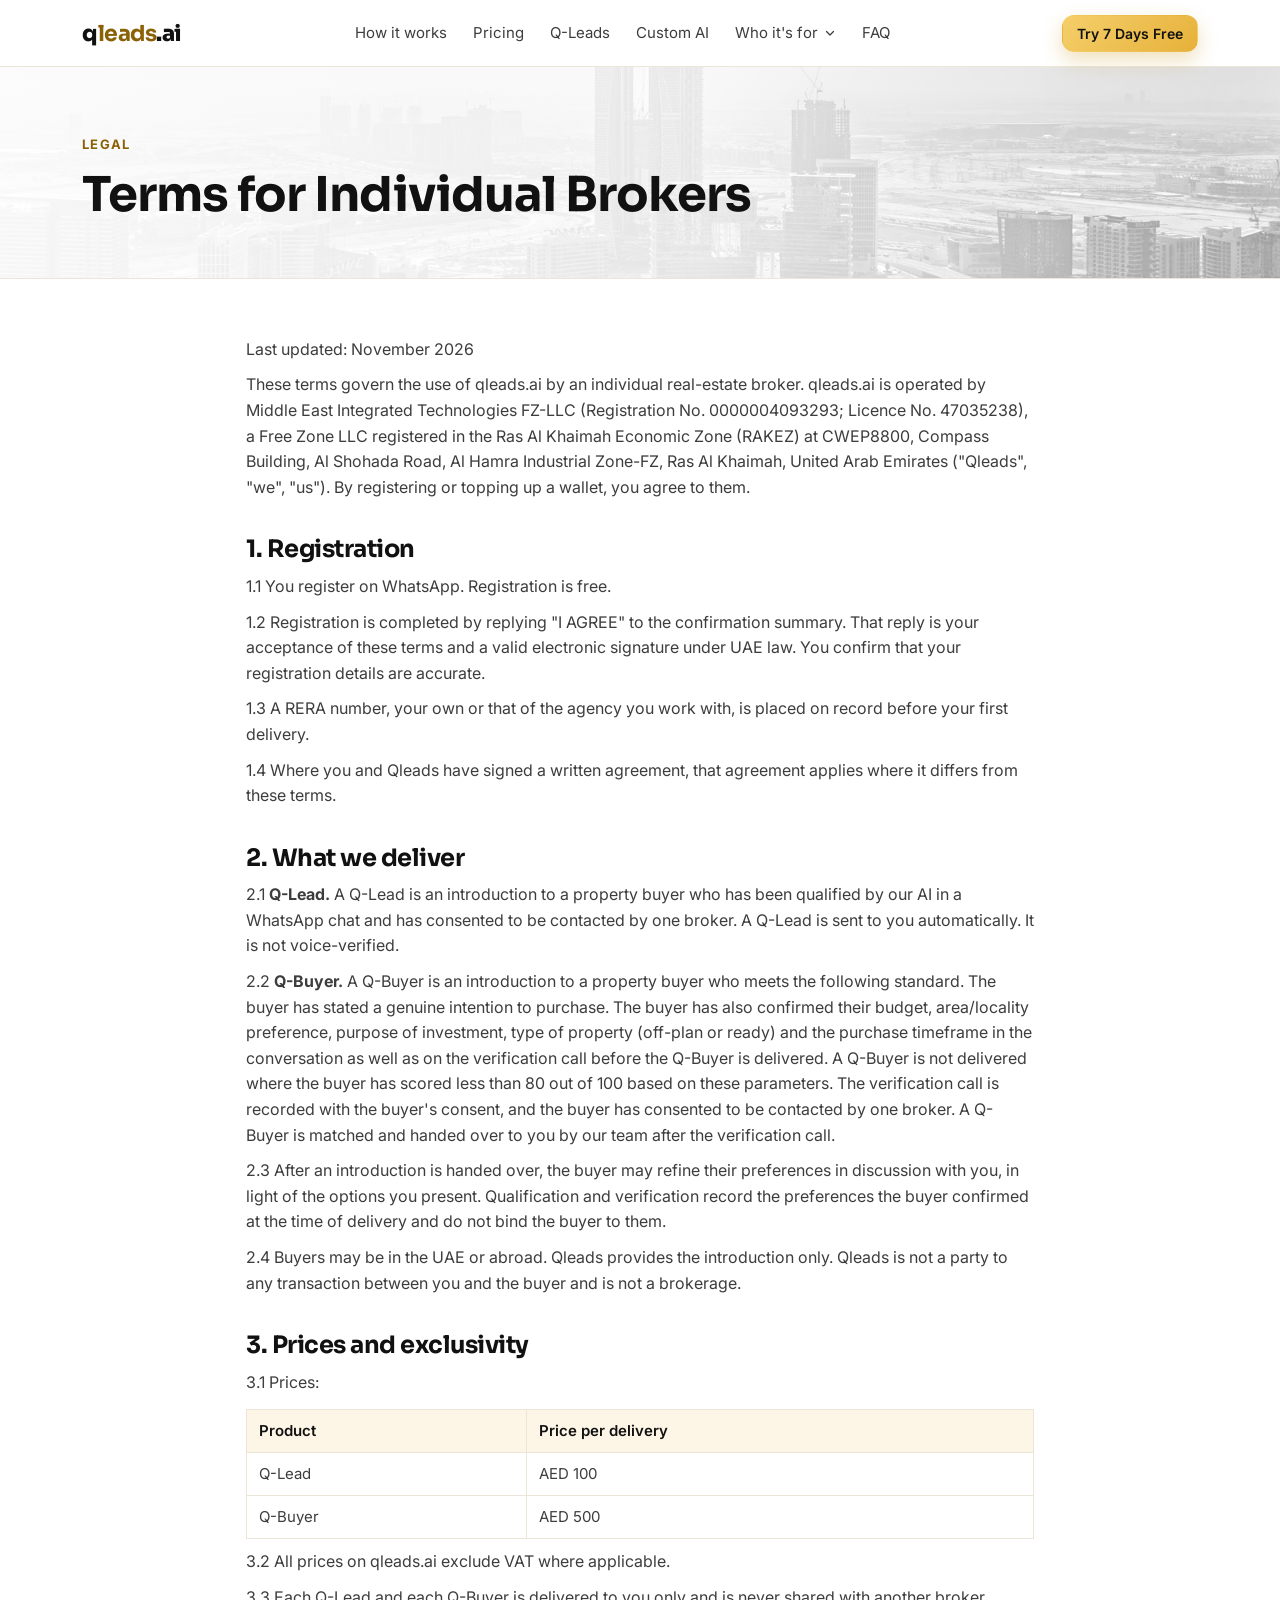
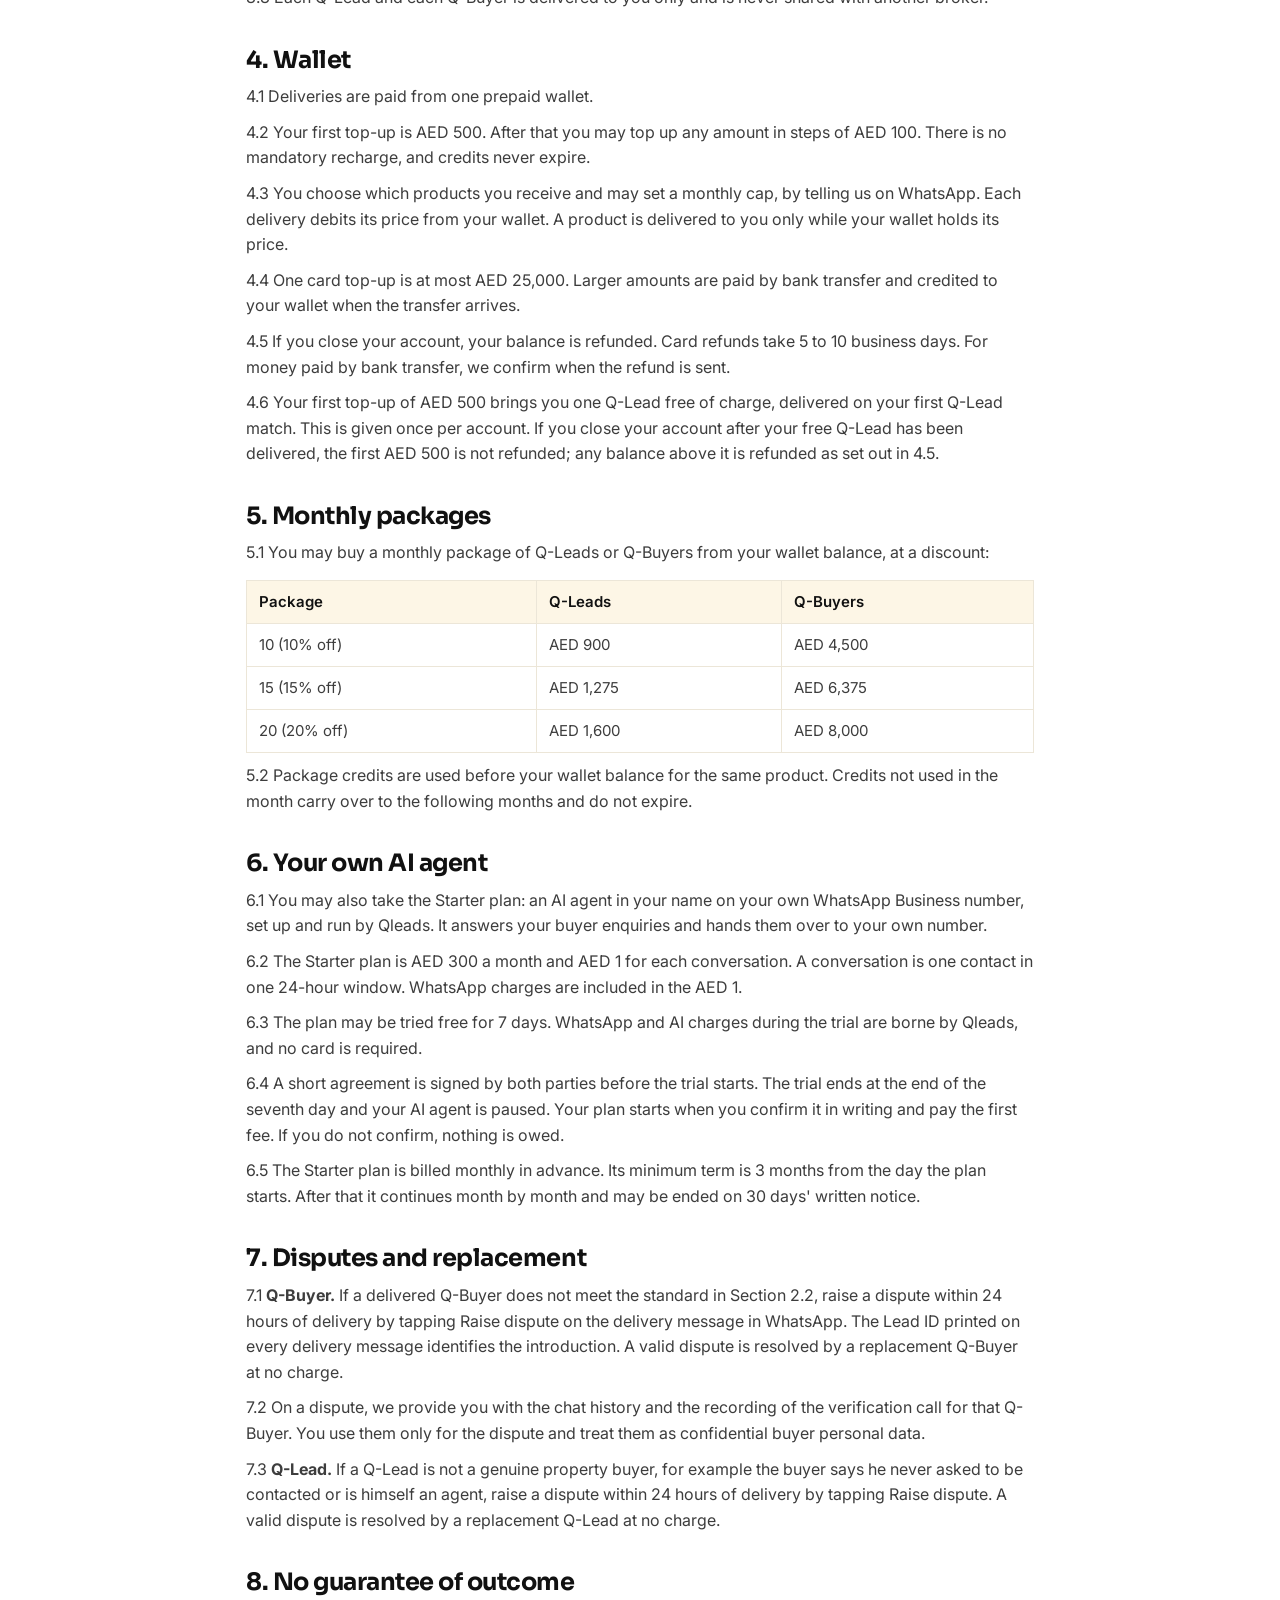
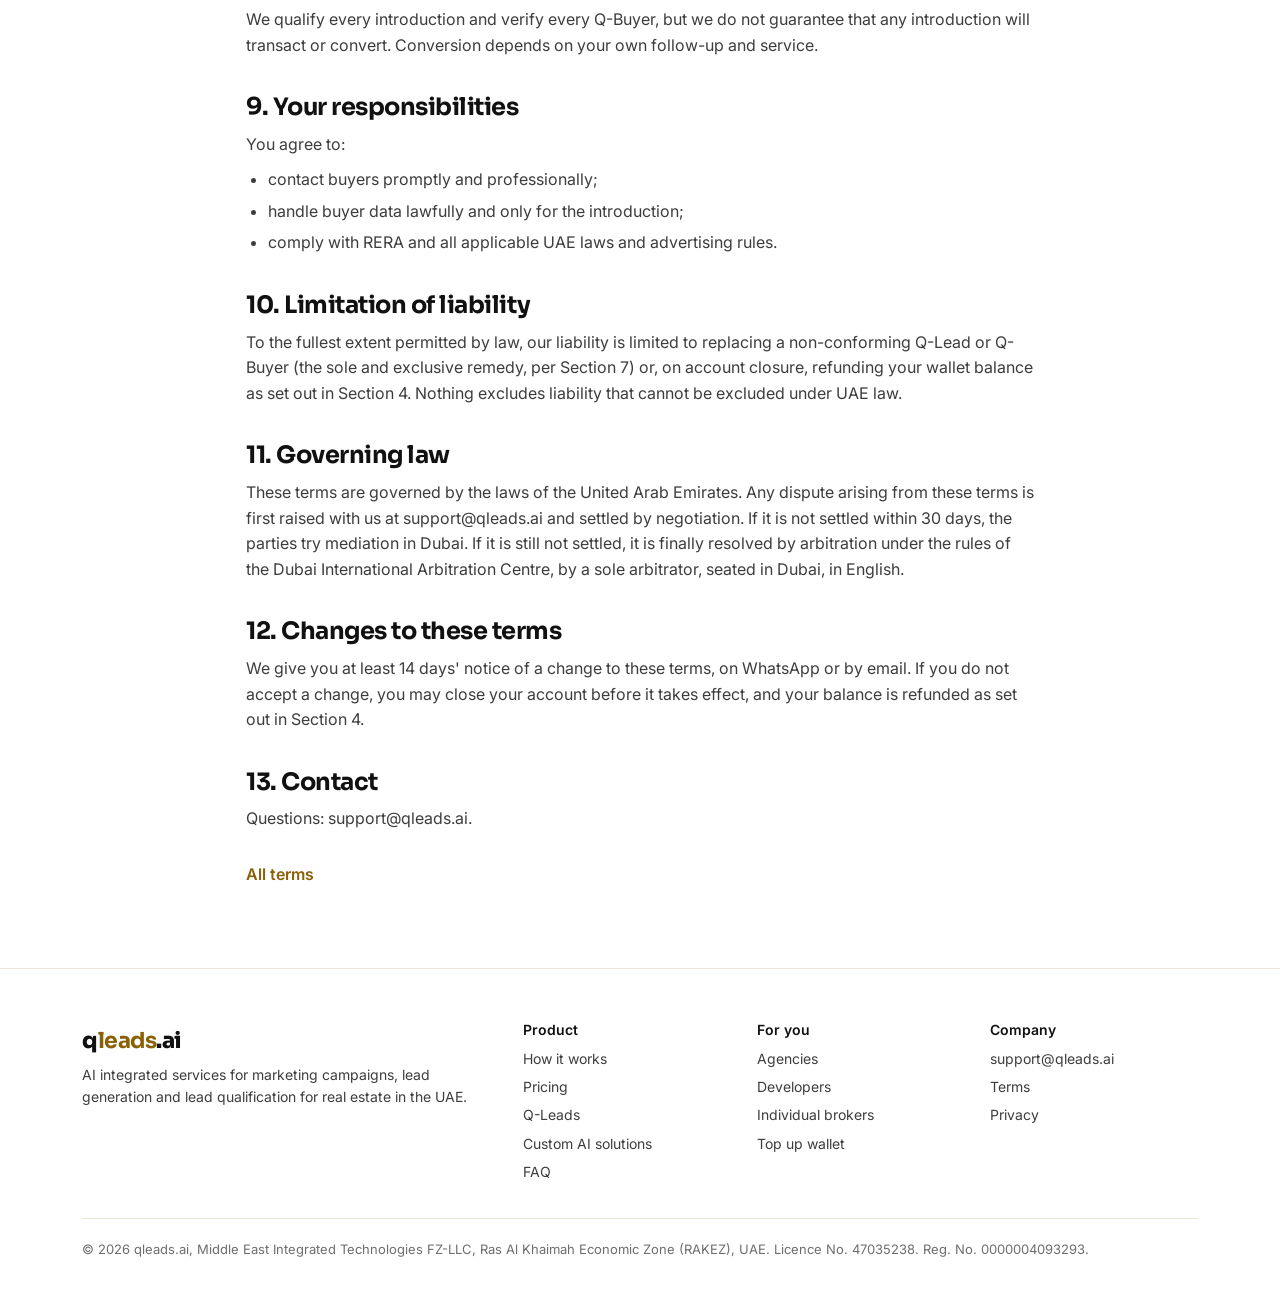
<file: terms-brokers.html>
<!doctype html>
<html lang="en">
<head>
<meta charset="utf-8" />
<meta name="viewport" content="width=device-width, initial-scale=1" />
<title>Qualified Buyers</title>
<meta name="description" content="Terms for individual brokers using qleads.ai." />
<link rel="canonical" href="https://www.qleads.ai/terms-brokers" />
<meta property="og:title" content="Qleads | Terms for Individual Brokers" />
<meta property="og:description" content="Terms for individual brokers using qleads.ai." />
<meta property="og:url" content="https://www.qleads.ai/terms-brokers" />
<meta property="og:type" content="website" />
<meta property="og:site_name" content="Qleads" />
<meta property="og:locale" content="en_AE" />
<meta property="og:image" content="https://www.qleads.ai/assets/img/hero-dubai-desktop.jpg" />
<meta property="og:image:width" content="1920" />
<meta property="og:image:height" content="2878" />
<meta property="og:image:alt" content="The Burj Khalifa and Downtown Dubai at night" />
<meta name="twitter:card" content="summary_large_image" />
<meta name="twitter:title" content="Qleads | Terms for Individual Brokers" />
<meta name="twitter:description" content="Terms for individual brokers using qleads.ai." />
<meta name="twitter:image" content="https://www.qleads.ai/assets/img/hero-dubai-desktop.jpg" />
<meta name="theme-color" content="#ffffff" />
<link rel="icon" href="/favicon.svg?v=q2" type="image/svg+xml" />
<link rel="preconnect" href="https://fonts.googleapis.com" />
<link rel="preconnect" href="https://fonts.gstatic.com" crossorigin />
<link href="https://fonts.googleapis.com/css2?family=Sora:wght@500;600;700;800&family=Inter:wght@400;500;600&display=swap" rel="stylesheet" />
<link rel="stylesheet" href="/assets/site.css?v=b19611b6" />
</head>
<body>
<header>
  <div class="wrap nav">
    <a class="logo" href="/">q<b>leads</b>.ai</a>
    <nav class="links" id="sitenav">
      <a href="/#how">How it works</a>
      <a href="/#pricing">Pricing</a>
      <a href="/#qleads">Q-Leads</a>
      <a href="/#custom">Custom AI</a>
      <div class="dd">
        <button class="dd-btn" id="whobtn" type="button" aria-expanded="false" aria-controls="wholist">Who it's for<svg viewBox="0 0 24 24" aria-hidden="true"><path d="M5 9l7 7 7-7"/></svg></button>
        <span class="dd-label">Who it's for</span>
        <div class="dd-list" id="wholist"><a href="/brokers">Brokers</a><a href="/agencies">Agencies</a><a href="/developers">Developers</a></div>
      </div>
      <a href="/#faq">FAQ</a>
    </nav>
    <div class="right">
      <a class="btn btn-gold btn-sm" href="/#trial">Try 7 Days Free</a>
      <button class="menu-btn" id="menubtn" type="button" aria-label="Menu" aria-expanded="false" aria-controls="sitenav"><svg class="m" viewBox="0 0 24 24" aria-hidden="true"><path d="M4 7h16M4 12h16M4 17h16"/></svg><svg class="x" viewBox="0 0 24 24" aria-hidden="true"><path d="M6 6l12 12M18 6L6 18"/></svg></button>
    </div>
  </div>
</header>
<div class="pagehead"><div class="wrap"><span class="k">Legal</span><h1>Terms for Individual Brokers</h1></div></div>
<main class="doc"><p>Last updated: November 2026</p>
<p>These terms govern the use of qleads.ai by an individual real-estate broker. qleads.ai is operated by Middle East Integrated Technologies FZ-LLC (Registration No. 0000004093293; Licence No. 47035238), a Free Zone LLC registered in the Ras Al Khaimah Economic Zone (RAKEZ) at CWEP8800, Compass Building, Al Shohada Road, Al Hamra Industrial Zone-FZ, Ras Al Khaimah, United Arab Emirates ("Qleads", "we", "us"). By registering or topping up a wallet, you agree to them.</p>
<h2 id="registration">1. Registration</h2>
<p>1.1 You register on WhatsApp. Registration is free.</p>
<p>1.2 Registration is completed by replying "I AGREE" to the confirmation summary. That reply is your acceptance of these terms and a valid electronic signature under UAE law. You confirm that your registration details are accurate.</p>
<p>1.3 A RERA number, your own or that of the agency you work with, is placed on record before your first delivery.</p>
<p>1.4 Where you and Qleads have signed a written agreement, that agreement applies where it differs from these terms.</p>
<h2 id="what-we-deliver">2. What we deliver</h2>
<p>2.1 <strong>Q-Lead.</strong> A Q-Lead is an introduction to a property buyer who has been qualified by our AI in a WhatsApp chat and has consented to be contacted by one broker. A Q-Lead is sent to you automatically. It is not voice-verified.</p>
<p>2.2 <strong>Q-Buyer.</strong> A Q-Buyer is an introduction to a property buyer who meets the following standard. The buyer has stated a genuine intention to purchase. The buyer has also confirmed their budget, area/locality preference, purpose of investment, type of property (off-plan or ready) and the purchase timeframe in the conversation as well as on the verification call before the Q-Buyer is delivered. A Q-Buyer is not delivered where the buyer has scored less than 80 out of 100 based on these parameters. The verification call is recorded with the buyer's consent, and the buyer has consented to be contacted by one broker. A Q-Buyer is matched and handed over to you by our team after the verification call.</p>
<p>2.3 After an introduction is handed over, the buyer may refine their preferences in discussion with you, in light of the options you present. Qualification and verification record the preferences the buyer confirmed at the time of delivery and do not bind the buyer to them.</p>
<p>2.4 Buyers may be in the UAE or abroad. Qleads provides the introduction only. Qleads is not a party to any transaction between you and the buyer and is not a brokerage.</p>
<span id="pricing"></span>
<h2 id="prices-and-exclusivity">3. Prices and exclusivity</h2>
<p>3.1 Prices:</p>
<div class="tw"><table><tr><th>Product</th><th>Price per delivery</th></tr><tr><td>Q-Lead</td><td>AED 100</td></tr><tr><td>Q-Buyer</td><td>AED 500</td></tr></table></div>
<p>3.2 All prices on qleads.ai exclude VAT where applicable.</p>
<p>3.3 Each Q-Lead and each Q-Buyer is delivered to you only and is never shared with another broker.</p>
<h2 id="wallet">4. Wallet</h2>
<p>4.1 Deliveries are paid from one prepaid wallet.</p>
<p>4.2 Your first top-up is AED 500. After that you may top up any amount in steps of AED 100. There is no mandatory recharge, and credits never expire.</p>
<p>4.3 You choose which products you receive and may set a monthly cap, by telling us on WhatsApp. Each delivery debits its price from your wallet. A product is delivered to you only while your wallet holds its price.</p>
<p>4.4 One card top-up is at most AED 25,000. Larger amounts are paid by bank transfer and credited to your wallet when the transfer arrives.</p>
<p>4.5 If you close your account, your balance is refunded. Card refunds take 5 to 10 business days. For money paid by bank transfer, we confirm when the refund is sent.</p>
<p>4.6 Your first top-up of AED 500 brings you one Q-Lead free of charge, delivered on your first Q-Lead match. This is given once per account. If you close your account after your free Q-Lead has been delivered, the first AED 500 is not refunded; any balance above it is refunded as set out in 4.5.</p>
<h2 id="monthly-packages">5. Monthly packages</h2>
<p>5.1 You may buy a monthly package of Q-Leads or Q-Buyers from your wallet balance, at a discount:</p>
<div class="tw"><table><tr><th>Package</th><th>Q-Leads</th><th>Q-Buyers</th></tr><tr><td>10 (10% off)</td><td>AED 900</td><td>AED 4,500</td></tr><tr><td>15 (15% off)</td><td>AED 1,275</td><td>AED 6,375</td></tr><tr><td>20 (20% off)</td><td>AED 1,600</td><td>AED 8,000</td></tr></table></div>
<p>5.2 Package credits are used before your wallet balance for the same product. Credits not used in the month carry over to the following months and do not expire.</p>
<h2 id="your-own-ai-agent">6. Your own AI agent</h2>
<p>6.1 You may also take the Starter plan: an AI agent in your name on your own WhatsApp Business number, set up and run by Qleads. It answers your buyer enquiries and hands them over to your own number.</p>
<p>6.2 The Starter plan is AED 300 a month and AED 1 for each conversation. A conversation is one contact in one 24-hour window. WhatsApp charges are included in the AED 1.</p>
<p>6.3 The plan may be tried free for 7 days. WhatsApp and AI charges during the trial are borne by Qleads, and no card is required.</p>
<p>6.4 A short agreement is signed by both parties before the trial starts. The trial ends at the end of the seventh day and your AI agent is paused. Your plan starts when you confirm it in writing and pay the first fee. If you do not confirm, nothing is owed.</p>
<p>6.5 The Starter plan is billed monthly in advance. Its minimum term is 3 months from the day the plan starts. After that it continues month by month and may be ended on 30 days' written notice.</p>
<span id="disputes"></span>
<h2 id="disputes-and-replacement">7. Disputes and replacement</h2>
<p>7.1 <strong>Q-Buyer.</strong> If a delivered Q-Buyer does not meet the standard in Section 2.2, raise a dispute within 24 hours of delivery by tapping Raise dispute on the delivery message in WhatsApp. The Lead ID printed on every delivery message identifies the introduction. A valid dispute is resolved by a replacement Q-Buyer at no charge.</p>
<p>7.2 On a dispute, we provide you with the chat history and the recording of the verification call for that Q-Buyer. You use them only for the dispute and treat them as confidential buyer personal data.</p>
<p>7.3 <strong>Q-Lead.</strong> If a Q-Lead is not a genuine property buyer, for example the buyer says he never asked to be contacted or is himself an agent, raise a dispute within 24 hours of delivery by tapping Raise dispute. A valid dispute is resolved by a replacement Q-Lead at no charge.</p>
<h2 id="no-guarantee-of-outcome">8. No guarantee of outcome</h2>
<p>We qualify every introduction and verify every Q-Buyer, but we do not guarantee that any introduction will transact or convert. Conversion depends on your own follow-up and service.</p>
<h2 id="your-responsibilities">9. Your responsibilities</h2>
<p>You agree to:</p>
<ul><li>contact buyers promptly and professionally;</li><li>handle buyer data lawfully and only for the introduction;</li><li>comply with RERA and all applicable UAE laws and advertising rules.</li></ul>
<h2 id="limitation-of-liability">10. Limitation of liability</h2>
<p>To the fullest extent permitted by law, our liability is limited to replacing a non-conforming Q-Lead or Q-Buyer (the sole and exclusive remedy, per Section 7) or, on account closure, refunding your wallet balance as set out in Section 4. Nothing excludes liability that cannot be excluded under UAE law.</p>
<h2 id="governing-law">11. Governing law</h2>
<p>These terms are governed by the laws of the United Arab Emirates. Any dispute arising from these terms is first raised with us at support@qleads.ai and settled by negotiation. If it is not settled within 30 days, the parties try mediation in Dubai. If it is still not settled, it is finally resolved by arbitration under the rules of the Dubai International Arbitration Centre, by a sole arbitrator, seated in Dubai, in English.</p>
<h2 id="changes-to-these-terms">12. Changes to these terms</h2>
<p>We give you at least 14 days' notice of a change to these terms, on WhatsApp or by email. If you do not accept a change, you may close your account before it takes effect, and your balance is refunded as set out in Section 4.</p>
<h2 id="contact">13. Contact</h2>
<p>Questions: support@qleads.ai.</p><p style="margin-top:30px"><a href="/terms">All terms</a></p></main>
<footer>
  <div class="wrap">
    <div class="fcols">
      <div><a class="logo" href="/">q<b>leads</b>.ai</a><p style="margin-top:10px">AI integrated services for marketing campaigns, lead generation and lead qualification for real estate in the UAE.</p></div>
      <div><h4>Product</h4><a href="/#how">How it works</a><a href="/#pricing">Pricing</a><a href="/#qleads">Q-Leads</a><a href="/#custom">Custom AI solutions</a><a href="/#faq">FAQ</a></div>
      <div><h4>For you</h4><a href="/agencies">Agencies</a><a href="/developers">Developers</a><a href="/brokers">Individual brokers</a><a href="/topup">Top up wallet</a></div>
      <div><h4>Company</h4><a href="mailto:support@qleads.ai">support@qleads.ai</a><a href="/terms">Terms</a><a href="/privacy">Privacy</a></div>
    </div>
    <div class="legal">© 2026 qleads.ai, Middle East Integrated Technologies FZ-LLC, Ras Al Khaimah Economic Zone (RAKEZ), UAE. Licence No. 47035238. Reg. No. 0000004093293.</div>
  </div>
</footer>
<script>
/* menu:start */
(function(){
  var b=document.getElementById('menubtn'),n=document.getElementById('sitenav');
  if(!b||!n)return;
  var h=b.closest('header');
  function set(o){h.classList.toggle('open',o);b.setAttribute('aria-expanded',o?'true':'false');}
  b.addEventListener('click',function(){set(b.getAttribute('aria-expanded')!=='true');});
  n.addEventListener('click',function(e){if(e.target.closest('a'))set(false);});
  document.addEventListener('keydown',function(e){if(e.key==='Escape'&&b.getAttribute('aria-expanded')==='true'){set(false);b.focus();}});
})();
(function(){
  var w=document.getElementById('whobtn'),l=document.getElementById('wholist');
  if(!w||!l)return;
  var d=w.parentNode;
  function set(o){d.classList.toggle('open',o);w.setAttribute('aria-expanded',o?'true':'false');}
  w.addEventListener('click',function(){set(w.getAttribute('aria-expanded')!=='true');});
  l.addEventListener('click',function(e){if(e.target.closest('a'))set(false);});
  document.addEventListener('click',function(e){if(!d.contains(e.target))set(false);});
  document.addEventListener('keydown',function(e){if(e.key==='Escape'&&w.getAttribute('aria-expanded')==='true'){set(false);w.focus();}});
})();
/* menu:end */
</script>
</body>
</html>
</file>
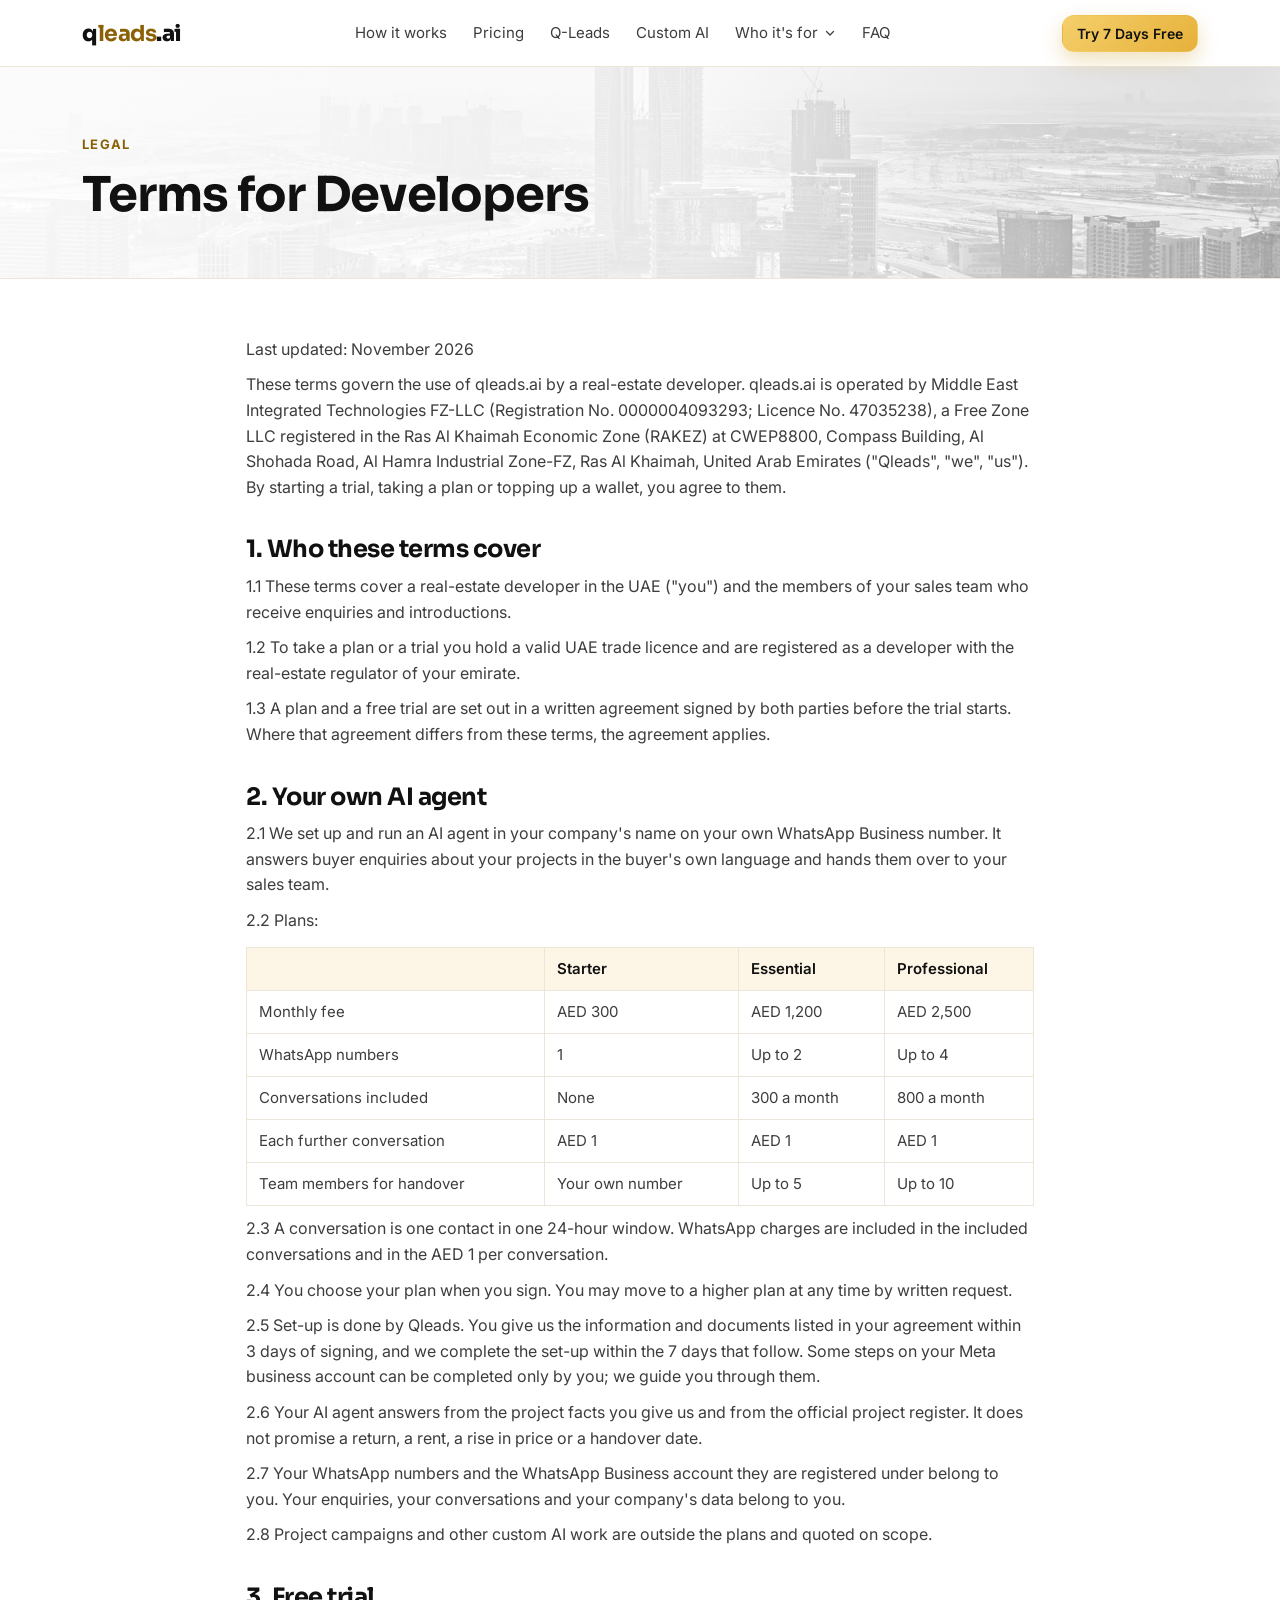
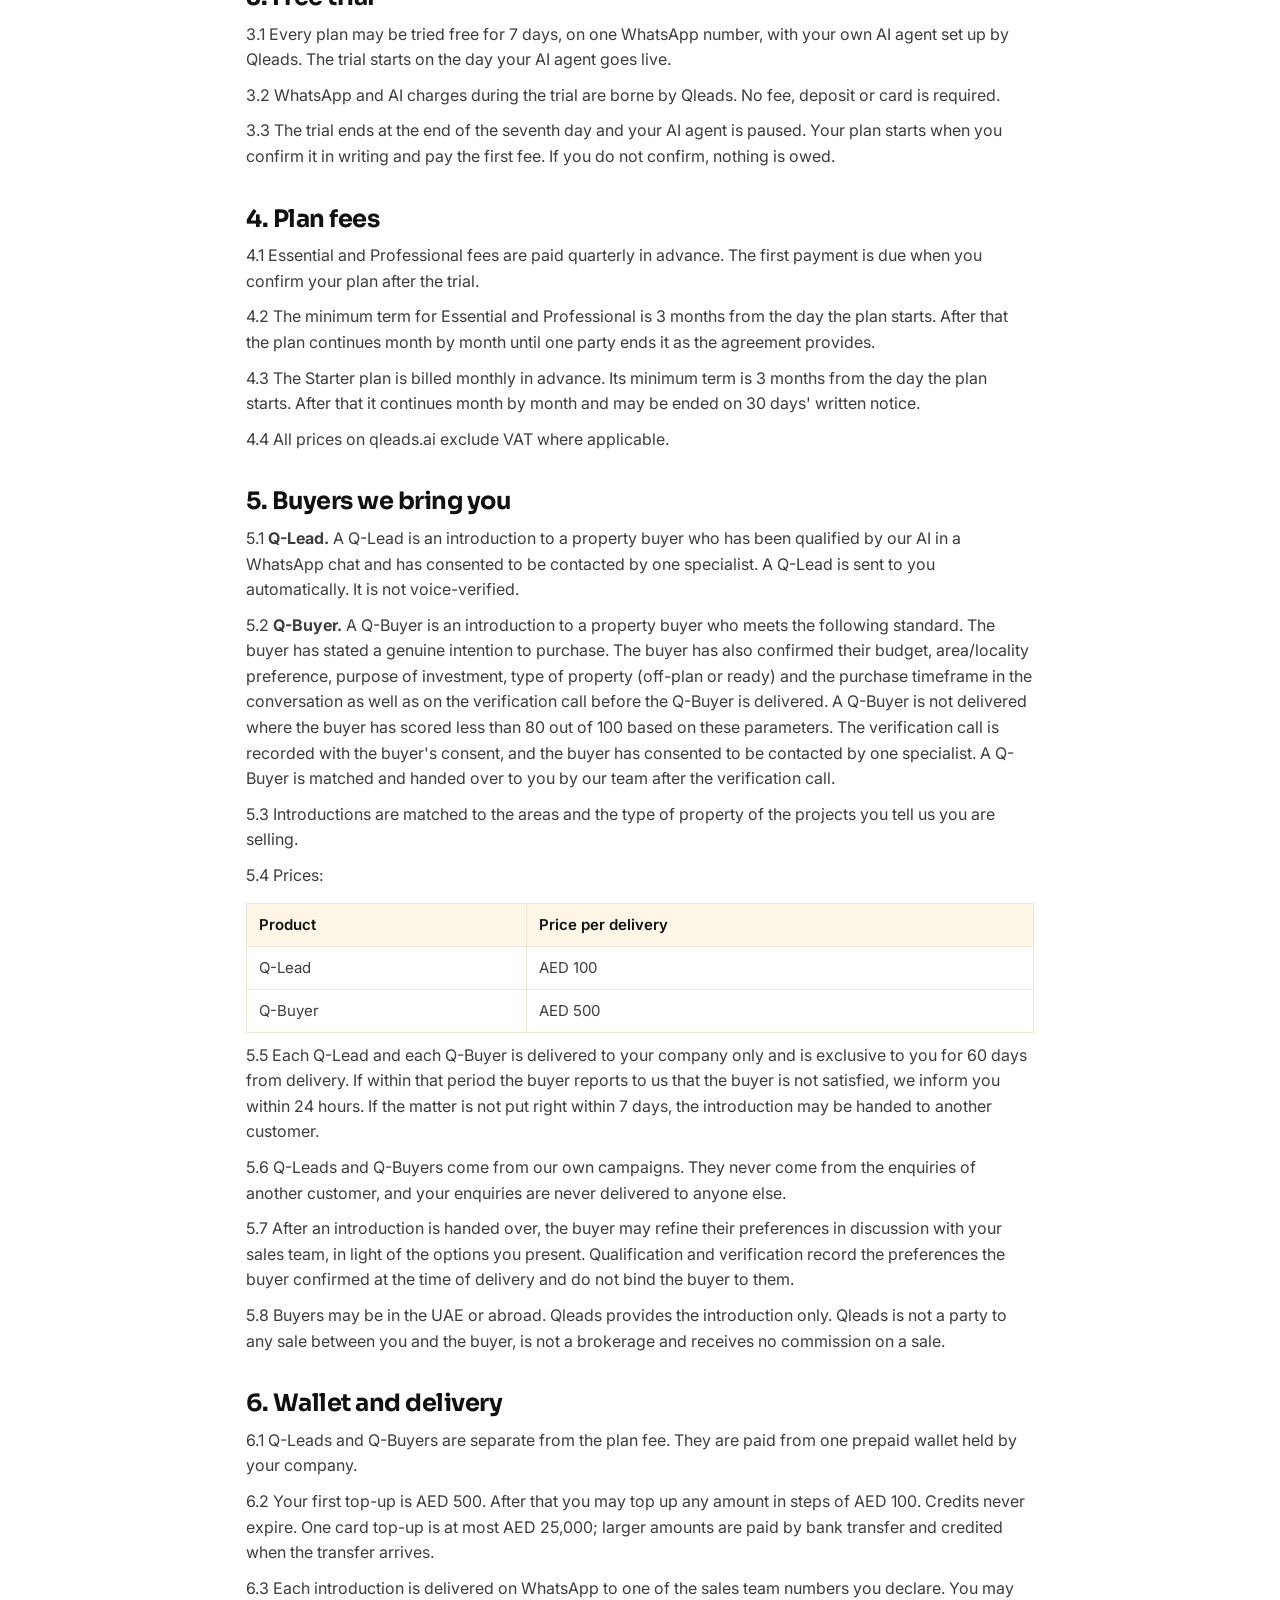
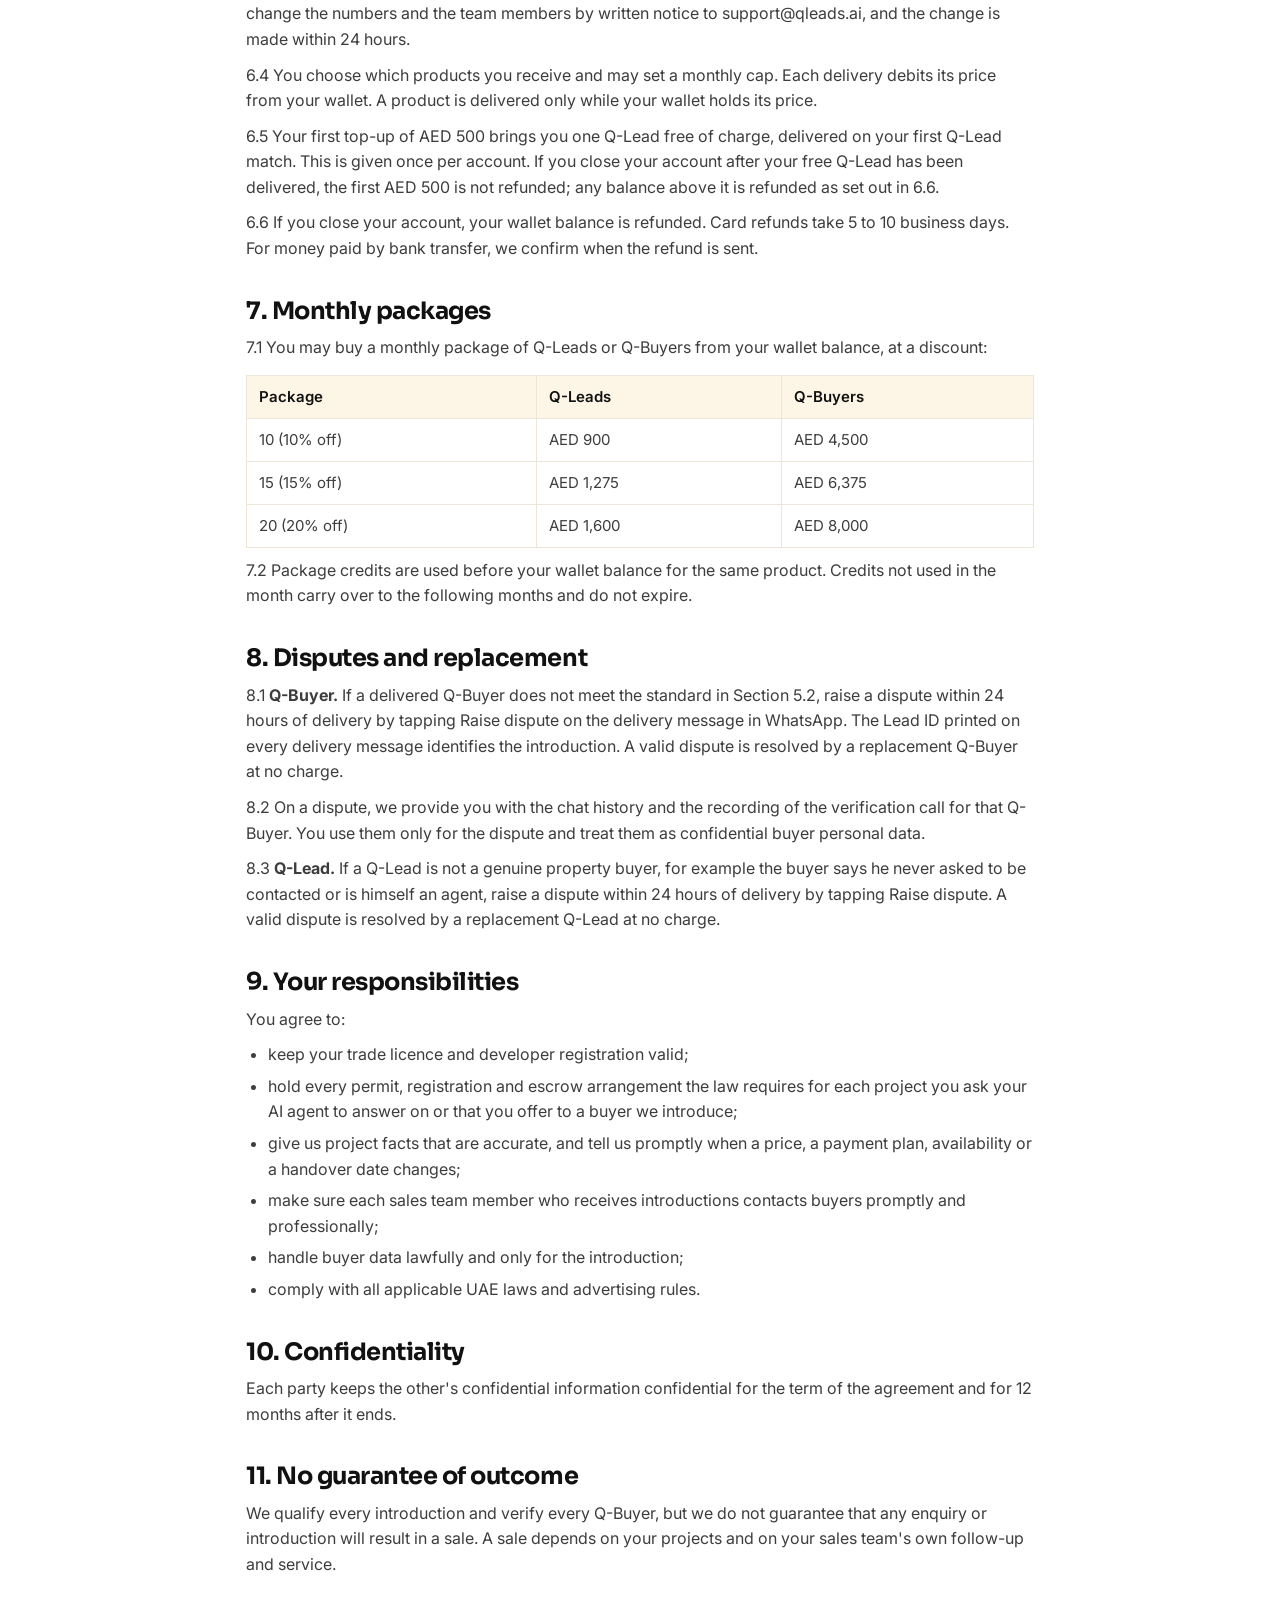
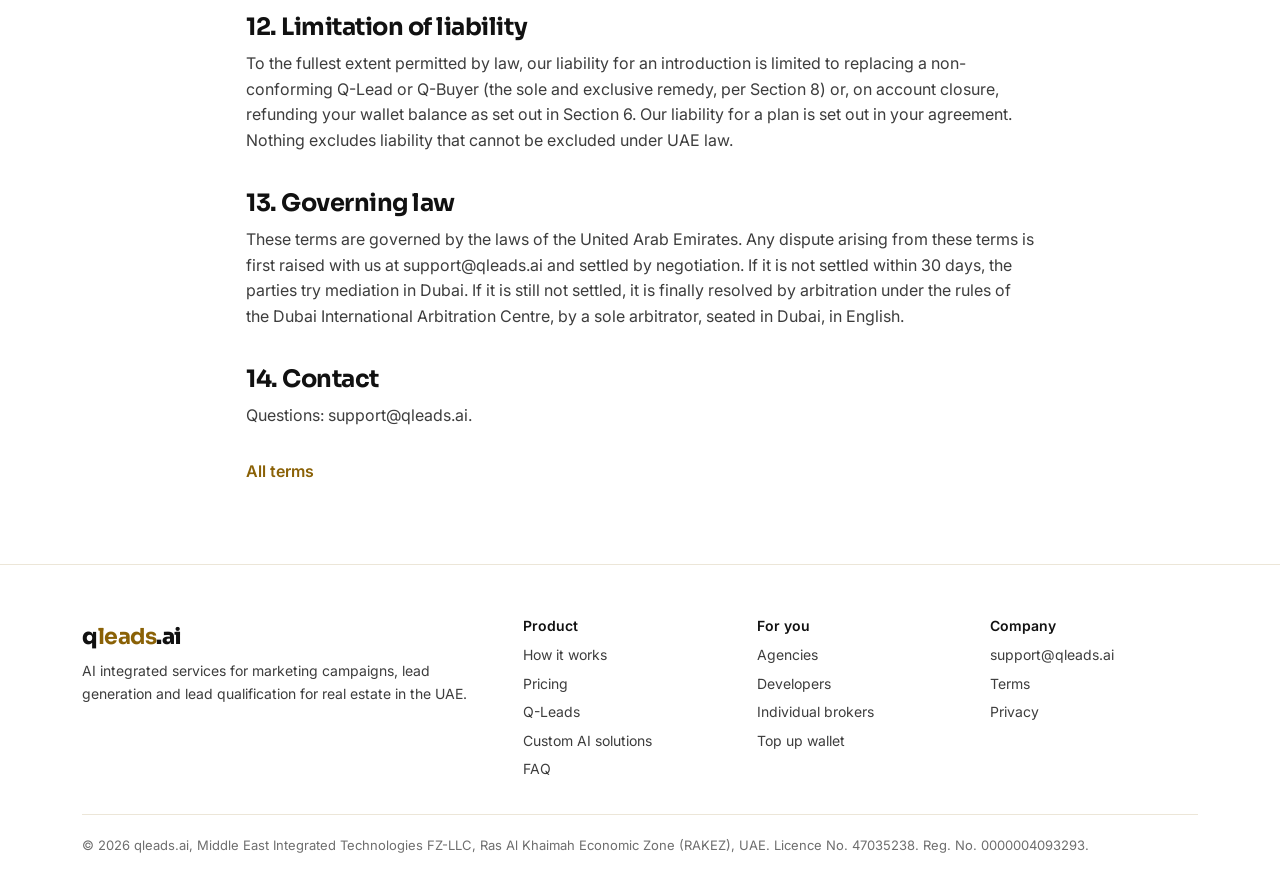
<file: terms-developers.html>
<!doctype html>
<html lang="en">
<head>
<meta charset="utf-8" />
<meta name="viewport" content="width=device-width, initial-scale=1" />
<title>Qualified Buyers</title>
<meta name="description" content="Terms for developers using qleads.ai." />
<link rel="canonical" href="https://www.qleads.ai/terms-developers" />
<meta property="og:title" content="Qleads | Terms for Developers" />
<meta property="og:description" content="Terms for developers using qleads.ai." />
<meta property="og:url" content="https://www.qleads.ai/terms-developers" />
<meta property="og:type" content="website" />
<meta property="og:site_name" content="Qleads" />
<meta property="og:locale" content="en_AE" />
<meta property="og:image" content="https://www.qleads.ai/assets/img/hero-dubai-desktop.jpg" />
<meta property="og:image:width" content="1920" />
<meta property="og:image:height" content="2878" />
<meta property="og:image:alt" content="The Burj Khalifa and Downtown Dubai at night" />
<meta name="twitter:card" content="summary_large_image" />
<meta name="twitter:title" content="Qleads | Terms for Developers" />
<meta name="twitter:description" content="Terms for developers using qleads.ai." />
<meta name="twitter:image" content="https://www.qleads.ai/assets/img/hero-dubai-desktop.jpg" />
<meta name="theme-color" content="#ffffff" />
<link rel="icon" href="/favicon.svg?v=q2" type="image/svg+xml" />
<link rel="preconnect" href="https://fonts.googleapis.com" />
<link rel="preconnect" href="https://fonts.gstatic.com" crossorigin />
<link href="https://fonts.googleapis.com/css2?family=Sora:wght@500;600;700;800&family=Inter:wght@400;500;600&display=swap" rel="stylesheet" />
<link rel="stylesheet" href="/assets/site.css?v=b19611b6" />
</head>
<body>
<header>
  <div class="wrap nav">
    <a class="logo" href="/">q<b>leads</b>.ai</a>
    <nav class="links" id="sitenav">
      <a href="/#how">How it works</a>
      <a href="/#pricing">Pricing</a>
      <a href="/#qleads">Q-Leads</a>
      <a href="/#custom">Custom AI</a>
      <div class="dd">
        <button class="dd-btn" id="whobtn" type="button" aria-expanded="false" aria-controls="wholist">Who it's for<svg viewBox="0 0 24 24" aria-hidden="true"><path d="M5 9l7 7 7-7"/></svg></button>
        <span class="dd-label">Who it's for</span>
        <div class="dd-list" id="wholist"><a href="/brokers">Brokers</a><a href="/agencies">Agencies</a><a href="/developers">Developers</a></div>
      </div>
      <a href="/#faq">FAQ</a>
    </nav>
    <div class="right">
      <a class="btn btn-gold btn-sm" href="/#trial">Try 7 Days Free</a>
      <button class="menu-btn" id="menubtn" type="button" aria-label="Menu" aria-expanded="false" aria-controls="sitenav"><svg class="m" viewBox="0 0 24 24" aria-hidden="true"><path d="M4 7h16M4 12h16M4 17h16"/></svg><svg class="x" viewBox="0 0 24 24" aria-hidden="true"><path d="M6 6l12 12M18 6L6 18"/></svg></button>
    </div>
  </div>
</header>
<div class="pagehead"><div class="wrap"><span class="k">Legal</span><h1>Terms for Developers</h1></div></div>
<main class="doc"><p>Last updated: November 2026</p>
<p>These terms govern the use of qleads.ai by a real-estate developer. qleads.ai is operated by Middle East Integrated Technologies FZ-LLC (Registration No. 0000004093293; Licence No. 47035238), a Free Zone LLC registered in the Ras Al Khaimah Economic Zone (RAKEZ) at CWEP8800, Compass Building, Al Shohada Road, Al Hamra Industrial Zone-FZ, Ras Al Khaimah, United Arab Emirates ("Qleads", "we", "us"). By starting a trial, taking a plan or topping up a wallet, you agree to them.</p>
<h2 id="who-these-terms-cover">1. Who these terms cover</h2>
<p>1.1 These terms cover a real-estate developer in the UAE ("you") and the members of your sales team who receive enquiries and introductions.</p>
<p>1.2 To take a plan or a trial you hold a valid UAE trade licence and are registered as a developer with the real-estate regulator of your emirate.</p>
<p>1.3 A plan and a free trial are set out in a written agreement signed by both parties before the trial starts. Where that agreement differs from these terms, the agreement applies.</p>
<h2 id="your-own-ai-agent">2. Your own AI agent</h2>
<p>2.1 We set up and run an AI agent in your company's name on your own WhatsApp Business number. It answers buyer enquiries about your projects in the buyer's own language and hands them over to your sales team.</p>
<p>2.2 Plans:</p>
<div class="tw"><table><tr><th></th><th>Starter</th><th>Essential</th><th>Professional</th></tr><tr><td>Monthly fee</td><td>AED 300</td><td>AED 1,200</td><td>AED 2,500</td></tr><tr><td>WhatsApp numbers</td><td>1</td><td>Up to 2</td><td>Up to 4</td></tr><tr><td>Conversations included</td><td>None</td><td>300 a month</td><td>800 a month</td></tr><tr><td>Each further conversation</td><td>AED 1</td><td>AED 1</td><td>AED 1</td></tr><tr><td>Team members for handover</td><td>Your own number</td><td>Up to 5</td><td>Up to 10</td></tr></table></div>
<p>2.3 A conversation is one contact in one 24-hour window. WhatsApp charges are included in the included conversations and in the AED 1 per conversation.</p>
<p>2.4 You choose your plan when you sign. You may move to a higher plan at any time by written request.</p>
<p>2.5 Set-up is done by Qleads. You give us the information and documents listed in your agreement within 3 days of signing, and we complete the set-up within the 7 days that follow. Some steps on your Meta business account can be completed only by you; we guide you through them.</p>
<p>2.6 Your AI agent answers from the project facts you give us and from the official project register. It does not promise a return, a rent, a rise in price or a handover date.</p>
<p>2.7 Your WhatsApp numbers and the WhatsApp Business account they are registered under belong to you. Your enquiries, your conversations and your company's data belong to you.</p>
<p>2.8 Project campaigns and other custom AI work are outside the plans and quoted on scope.</p>
<h2 id="free-trial">3. Free trial</h2>
<p>3.1 Every plan may be tried free for 7 days, on one WhatsApp number, with your own AI agent set up by Qleads. The trial starts on the day your AI agent goes live.</p>
<p>3.2 WhatsApp and AI charges during the trial are borne by Qleads. No fee, deposit or card is required.</p>
<p>3.3 The trial ends at the end of the seventh day and your AI agent is paused. Your plan starts when you confirm it in writing and pay the first fee. If you do not confirm, nothing is owed.</p>
<h2 id="plan-fees">4. Plan fees</h2>
<p>4.1 Essential and Professional fees are paid quarterly in advance. The first payment is due when you confirm your plan after the trial.</p>
<p>4.2 The minimum term for Essential and Professional is 3 months from the day the plan starts. After that the plan continues month by month until one party ends it as the agreement provides.</p>
<p>4.3 The Starter plan is billed monthly in advance. Its minimum term is 3 months from the day the plan starts. After that it continues month by month and may be ended on 30 days' written notice.</p>
<p>4.4 All prices on qleads.ai exclude VAT where applicable.</p>
<h2 id="buyers-we-bring-you">5. Buyers we bring you</h2>
<p>5.1 <strong>Q-Lead.</strong> A Q-Lead is an introduction to a property buyer who has been qualified by our AI in a WhatsApp chat and has consented to be contacted by one specialist. A Q-Lead is sent to you automatically. It is not voice-verified.</p>
<p>5.2 <strong>Q-Buyer.</strong> A Q-Buyer is an introduction to a property buyer who meets the following standard. The buyer has stated a genuine intention to purchase. The buyer has also confirmed their budget, area/locality preference, purpose of investment, type of property (off-plan or ready) and the purchase timeframe in the conversation as well as on the verification call before the Q-Buyer is delivered. A Q-Buyer is not delivered where the buyer has scored less than 80 out of 100 based on these parameters. The verification call is recorded with the buyer's consent, and the buyer has consented to be contacted by one specialist. A Q-Buyer is matched and handed over to you by our team after the verification call.</p>
<p>5.3 Introductions are matched to the areas and the type of property of the projects you tell us you are selling.</p>
<p>5.4 Prices:</p>
<div class="tw"><table><tr><th>Product</th><th>Price per delivery</th></tr><tr><td>Q-Lead</td><td>AED 100</td></tr><tr><td>Q-Buyer</td><td>AED 500</td></tr></table></div>
<p>5.5 Each Q-Lead and each Q-Buyer is delivered to your company only and is exclusive to you for 60 days from delivery. If within that period the buyer reports to us that the buyer is not satisfied, we inform you within 24 hours. If the matter is not put right within 7 days, the introduction may be handed to another customer.</p>
<p>5.6 Q-Leads and Q-Buyers come from our own campaigns. They never come from the enquiries of another customer, and your enquiries are never delivered to anyone else.</p>
<p>5.7 After an introduction is handed over, the buyer may refine their preferences in discussion with your sales team, in light of the options you present. Qualification and verification record the preferences the buyer confirmed at the time of delivery and do not bind the buyer to them.</p>
<p>5.8 Buyers may be in the UAE or abroad. Qleads provides the introduction only. Qleads is not a party to any sale between you and the buyer, is not a brokerage and receives no commission on a sale.</p>
<h2 id="wallet-and-delivery">6. Wallet and delivery</h2>
<p>6.1 Q-Leads and Q-Buyers are separate from the plan fee. They are paid from one prepaid wallet held by your company.</p>
<p>6.2 Your first top-up is AED 500. After that you may top up any amount in steps of AED 100. Credits never expire. One card top-up is at most AED 25,000; larger amounts are paid by bank transfer and credited when the transfer arrives.</p>
<p>6.3 Each introduction is delivered on WhatsApp to one of the sales team numbers you declare. You may change the numbers and the team members by written notice to support@qleads.ai, and the change is made within 24 hours.</p>
<p>6.4 You choose which products you receive and may set a monthly cap. Each delivery debits its price from your wallet. A product is delivered only while your wallet holds its price.</p>
<p>6.5 Your first top-up of AED 500 brings you one Q-Lead free of charge, delivered on your first Q-Lead match. This is given once per account. If you close your account after your free Q-Lead has been delivered, the first AED 500 is not refunded; any balance above it is refunded as set out in 6.6.</p>
<p>6.6 If you close your account, your wallet balance is refunded. Card refunds take 5 to 10 business days. For money paid by bank transfer, we confirm when the refund is sent.</p>
<h2 id="monthly-packages">7. Monthly packages</h2>
<p>7.1 You may buy a monthly package of Q-Leads or Q-Buyers from your wallet balance, at a discount:</p>
<div class="tw"><table><tr><th>Package</th><th>Q-Leads</th><th>Q-Buyers</th></tr><tr><td>10 (10% off)</td><td>AED 900</td><td>AED 4,500</td></tr><tr><td>15 (15% off)</td><td>AED 1,275</td><td>AED 6,375</td></tr><tr><td>20 (20% off)</td><td>AED 1,600</td><td>AED 8,000</td></tr></table></div>
<p>7.2 Package credits are used before your wallet balance for the same product. Credits not used in the month carry over to the following months and do not expire.</p>
<span id="disputes"></span>
<h2 id="disputes-and-replacement">8. Disputes and replacement</h2>
<p>8.1 <strong>Q-Buyer.</strong> If a delivered Q-Buyer does not meet the standard in Section 5.2, raise a dispute within 24 hours of delivery by tapping Raise dispute on the delivery message in WhatsApp. The Lead ID printed on every delivery message identifies the introduction. A valid dispute is resolved by a replacement Q-Buyer at no charge.</p>
<p>8.2 On a dispute, we provide you with the chat history and the recording of the verification call for that Q-Buyer. You use them only for the dispute and treat them as confidential buyer personal data.</p>
<p>8.3 <strong>Q-Lead.</strong> If a Q-Lead is not a genuine property buyer, for example the buyer says he never asked to be contacted or is himself an agent, raise a dispute within 24 hours of delivery by tapping Raise dispute. A valid dispute is resolved by a replacement Q-Lead at no charge.</p>
<h2 id="your-responsibilities">9. Your responsibilities</h2>
<p>You agree to:</p>
<ul><li>keep your trade licence and developer registration valid;</li><li>hold every permit, registration and escrow arrangement the law requires for each project you ask your AI agent to answer on or that you offer to a buyer we introduce;</li><li>give us project facts that are accurate, and tell us promptly when a price, a payment plan, availability or a handover date changes;</li><li>make sure each sales team member who receives introductions contacts buyers promptly and professionally;</li><li>handle buyer data lawfully and only for the introduction;</li><li>comply with all applicable UAE laws and advertising rules.</li></ul>
<h2 id="confidentiality">10. Confidentiality</h2>
<p>Each party keeps the other's confidential information confidential for the term of the agreement and for 12 months after it ends.</p>
<h2 id="no-guarantee-of-outcome">11. No guarantee of outcome</h2>
<p>We qualify every introduction and verify every Q-Buyer, but we do not guarantee that any enquiry or introduction will result in a sale. A sale depends on your projects and on your sales team's own follow-up and service.</p>
<h2 id="limitation-of-liability">12. Limitation of liability</h2>
<p>To the fullest extent permitted by law, our liability for an introduction is limited to replacing a non-conforming Q-Lead or Q-Buyer (the sole and exclusive remedy, per Section 8) or, on account closure, refunding your wallet balance as set out in Section 6. Our liability for a plan is set out in your agreement. Nothing excludes liability that cannot be excluded under UAE law.</p>
<h2 id="governing-law">13. Governing law</h2>
<p>These terms are governed by the laws of the United Arab Emirates. Any dispute arising from these terms is first raised with us at support@qleads.ai and settled by negotiation. If it is not settled within 30 days, the parties try mediation in Dubai. If it is still not settled, it is finally resolved by arbitration under the rules of the Dubai International Arbitration Centre, by a sole arbitrator, seated in Dubai, in English.</p>
<h2 id="contact">14. Contact</h2>
<p>Questions: support@qleads.ai.</p><p style="margin-top:30px"><a href="/terms">All terms</a></p></main>
<footer>
  <div class="wrap">
    <div class="fcols">
      <div><a class="logo" href="/">q<b>leads</b>.ai</a><p style="margin-top:10px">AI integrated services for marketing campaigns, lead generation and lead qualification for real estate in the UAE.</p></div>
      <div><h4>Product</h4><a href="/#how">How it works</a><a href="/#pricing">Pricing</a><a href="/#qleads">Q-Leads</a><a href="/#custom">Custom AI solutions</a><a href="/#faq">FAQ</a></div>
      <div><h4>For you</h4><a href="/agencies">Agencies</a><a href="/developers">Developers</a><a href="/brokers">Individual brokers</a><a href="/topup">Top up wallet</a></div>
      <div><h4>Company</h4><a href="mailto:support@qleads.ai">support@qleads.ai</a><a href="/terms">Terms</a><a href="/privacy">Privacy</a></div>
    </div>
    <div class="legal">© 2026 qleads.ai, Middle East Integrated Technologies FZ-LLC, Ras Al Khaimah Economic Zone (RAKEZ), UAE. Licence No. 47035238. Reg. No. 0000004093293.</div>
  </div>
</footer>
<script>
/* menu:start */
(function(){
  var b=document.getElementById('menubtn'),n=document.getElementById('sitenav');
  if(!b||!n)return;
  var h=b.closest('header');
  function set(o){h.classList.toggle('open',o);b.setAttribute('aria-expanded',o?'true':'false');}
  b.addEventListener('click',function(){set(b.getAttribute('aria-expanded')!=='true');});
  n.addEventListener('click',function(e){if(e.target.closest('a'))set(false);});
  document.addEventListener('keydown',function(e){if(e.key==='Escape'&&b.getAttribute('aria-expanded')==='true'){set(false);b.focus();}});
})();
(function(){
  var w=document.getElementById('whobtn'),l=document.getElementById('wholist');
  if(!w||!l)return;
  var d=w.parentNode;
  function set(o){d.classList.toggle('open',o);w.setAttribute('aria-expanded',o?'true':'false');}
  w.addEventListener('click',function(){set(w.getAttribute('aria-expanded')!=='true');});
  l.addEventListener('click',function(e){if(e.target.closest('a'))set(false);});
  document.addEventListener('click',function(e){if(!d.contains(e.target))set(false);});
  document.addEventListener('keydown',function(e){if(e.key==='Escape'&&w.getAttribute('aria-expanded')==='true'){set(false);w.focus();}});
})();
/* menu:end */
</script>
</body>
</html>
</file>
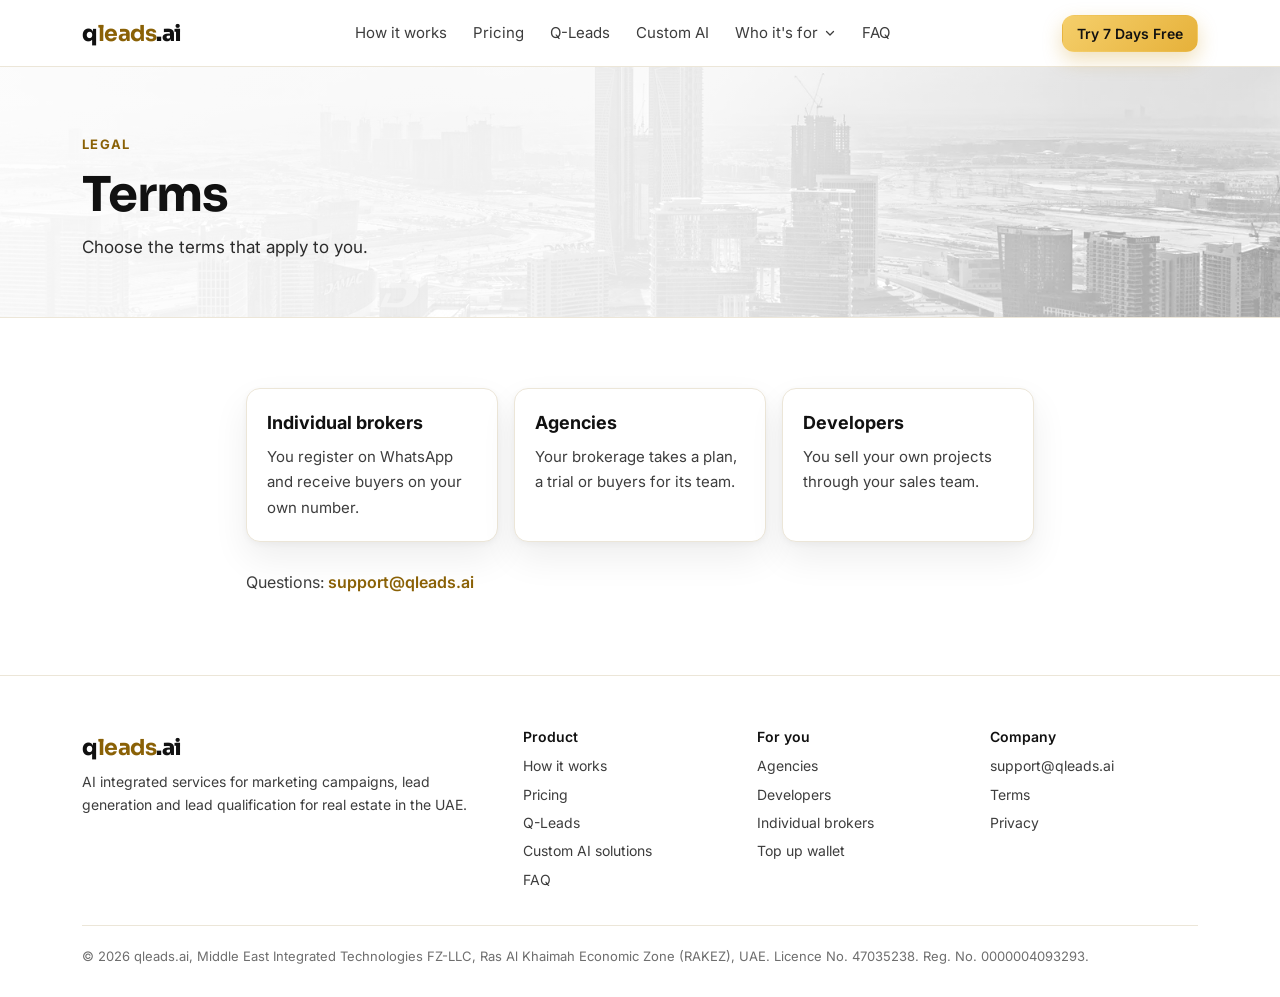
<file: terms.html>
<!doctype html>
<html lang="en">
<head>
<meta charset="utf-8" />
<meta name="viewport" content="width=device-width, initial-scale=1" />
<title>Qualified Buyers</title>
<meta name="description" content="Terms for individual brokers, agencies and developers using qleads.ai." />
<link rel="canonical" href="https://www.qleads.ai/terms" />
<meta property="og:title" content="Qleads | Terms" />
<meta property="og:description" content="Terms for individual brokers, agencies and developers using qleads.ai." />
<meta property="og:url" content="https://www.qleads.ai/terms" />
<meta property="og:type" content="website" />
<meta property="og:site_name" content="Qleads" />
<meta property="og:locale" content="en_AE" />
<meta property="og:image" content="https://www.qleads.ai/assets/img/hero-dubai-desktop.jpg" />
<meta property="og:image:width" content="1920" />
<meta property="og:image:height" content="2878" />
<meta property="og:image:alt" content="The Burj Khalifa and Downtown Dubai at night" />
<meta name="twitter:card" content="summary_large_image" />
<meta name="twitter:title" content="Qleads | Terms" />
<meta name="twitter:description" content="Terms for individual brokers, agencies and developers using qleads.ai." />
<meta name="twitter:image" content="https://www.qleads.ai/assets/img/hero-dubai-desktop.jpg" />
<meta name="theme-color" content="#ffffff" />
<link rel="icon" href="/favicon.svg?v=q2" type="image/svg+xml" />
<link rel="preconnect" href="https://fonts.googleapis.com" />
<link rel="preconnect" href="https://fonts.gstatic.com" crossorigin />
<link href="https://fonts.googleapis.com/css2?family=Sora:wght@500;600;700;800&family=Inter:wght@400;500;600&display=swap" rel="stylesheet" />
<link rel="stylesheet" href="/assets/site.css?v=b19611b6" />
</head>
<body>
<header>
  <div class="wrap nav">
    <a class="logo" href="/">q<b>leads</b>.ai</a>
    <nav class="links" id="sitenav">
      <a href="/#how">How it works</a>
      <a href="/#pricing">Pricing</a>
      <a href="/#qleads">Q-Leads</a>
      <a href="/#custom">Custom AI</a>
      <div class="dd">
        <button class="dd-btn" id="whobtn" type="button" aria-expanded="false" aria-controls="wholist">Who it's for<svg viewBox="0 0 24 24" aria-hidden="true"><path d="M5 9l7 7 7-7"/></svg></button>
        <span class="dd-label">Who it's for</span>
        <div class="dd-list" id="wholist"><a href="/brokers">Brokers</a><a href="/agencies">Agencies</a><a href="/developers">Developers</a></div>
      </div>
      <a href="/#faq">FAQ</a>
    </nav>
    <div class="right">
      <a class="btn btn-gold btn-sm" href="/#trial">Try 7 Days Free</a>
      <button class="menu-btn" id="menubtn" type="button" aria-label="Menu" aria-expanded="false" aria-controls="sitenav"><svg class="m" viewBox="0 0 24 24" aria-hidden="true"><path d="M4 7h16M4 12h16M4 17h16"/></svg><svg class="x" viewBox="0 0 24 24" aria-hidden="true"><path d="M6 6l12 12M18 6L6 18"/></svg></button>
    </div>
  </div>
</header>
<div class="pagehead"><div class="wrap"><span class="k">Legal</span><h1>Terms</h1><p>Choose the terms that apply to you.</p></div></div>
<main class="doc"><div class="cards3"><a href="/terms-brokers"><b>Individual brokers</b><span>You register on WhatsApp and receive buyers on your own number.</span></a><a href="/terms-agencies"><b>Agencies</b><span>Your brokerage takes a plan, a trial or buyers for its team.</span></a><a href="/terms-developers"><b>Developers</b><span>You sell your own projects through your sales team.</span></a></div><p style="margin-top:28px">Questions: <a href="mailto:support@qleads.ai">support@qleads.ai</a></p></main>
<footer>
  <div class="wrap">
    <div class="fcols">
      <div><a class="logo" href="/">q<b>leads</b>.ai</a><p style="margin-top:10px">AI integrated services for marketing campaigns, lead generation and lead qualification for real estate in the UAE.</p></div>
      <div><h4>Product</h4><a href="/#how">How it works</a><a href="/#pricing">Pricing</a><a href="/#qleads">Q-Leads</a><a href="/#custom">Custom AI solutions</a><a href="/#faq">FAQ</a></div>
      <div><h4>For you</h4><a href="/agencies">Agencies</a><a href="/developers">Developers</a><a href="/brokers">Individual brokers</a><a href="/topup">Top up wallet</a></div>
      <div><h4>Company</h4><a href="mailto:support@qleads.ai">support@qleads.ai</a><a href="/terms">Terms</a><a href="/privacy">Privacy</a></div>
    </div>
    <div class="legal">© 2026 qleads.ai, Middle East Integrated Technologies FZ-LLC, Ras Al Khaimah Economic Zone (RAKEZ), UAE. Licence No. 47035238. Reg. No. 0000004093293.</div>
  </div>
</footer>
<script>
/* menu:start */
(function(){
  var b=document.getElementById('menubtn'),n=document.getElementById('sitenav');
  if(!b||!n)return;
  var h=b.closest('header');
  function set(o){h.classList.toggle('open',o);b.setAttribute('aria-expanded',o?'true':'false');}
  b.addEventListener('click',function(){set(b.getAttribute('aria-expanded')!=='true');});
  n.addEventListener('click',function(e){if(e.target.closest('a'))set(false);});
  document.addEventListener('keydown',function(e){if(e.key==='Escape'&&b.getAttribute('aria-expanded')==='true'){set(false);b.focus();}});
})();
(function(){
  var w=document.getElementById('whobtn'),l=document.getElementById('wholist');
  if(!w||!l)return;
  var d=w.parentNode;
  function set(o){d.classList.toggle('open',o);w.setAttribute('aria-expanded',o?'true':'false');}
  w.addEventListener('click',function(){set(w.getAttribute('aria-expanded')!=='true');});
  l.addEventListener('click',function(e){if(e.target.closest('a'))set(false);});
  document.addEventListener('click',function(e){if(!d.contains(e.target))set(false);});
  document.addEventListener('keydown',function(e){if(e.key==='Escape'&&w.getAttribute('aria-expanded')==='true'){set(false);w.focus();}});
})();
/* menu:end */
</script>
</body>
</html>
</file>
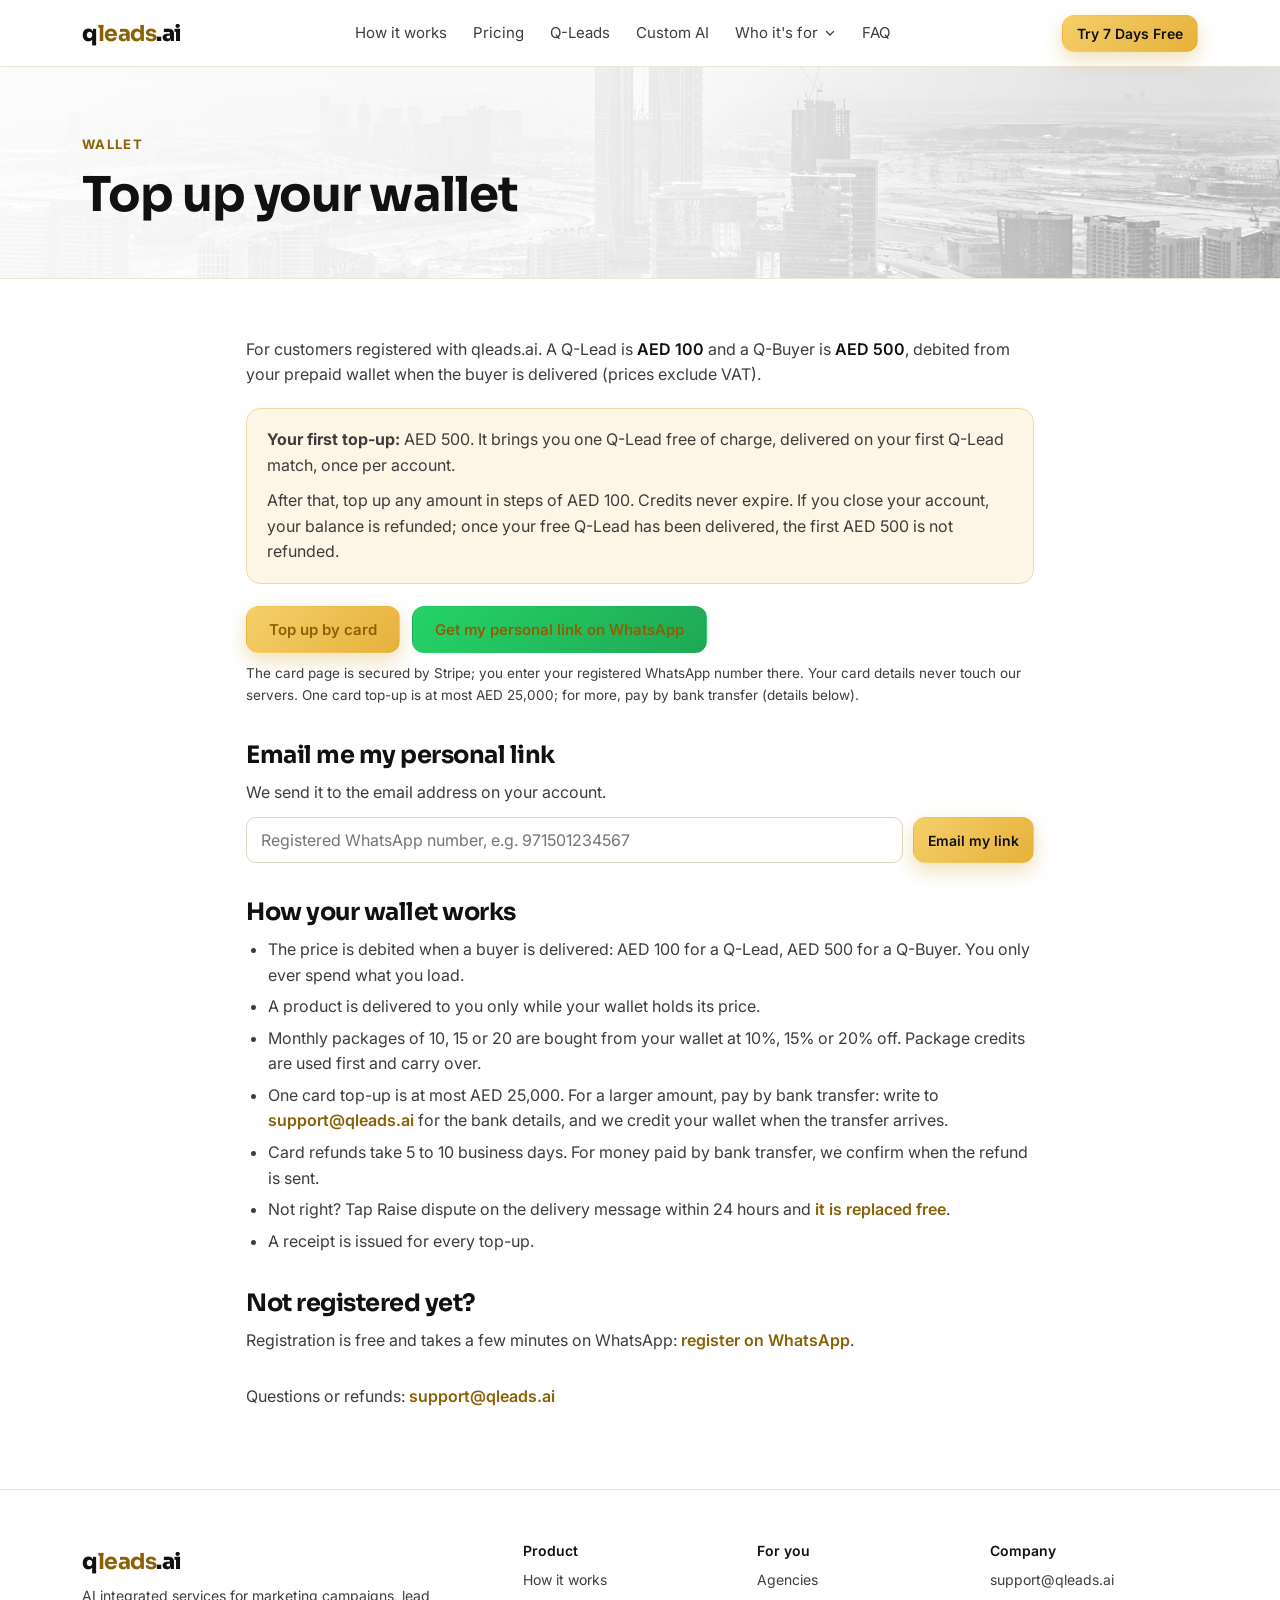
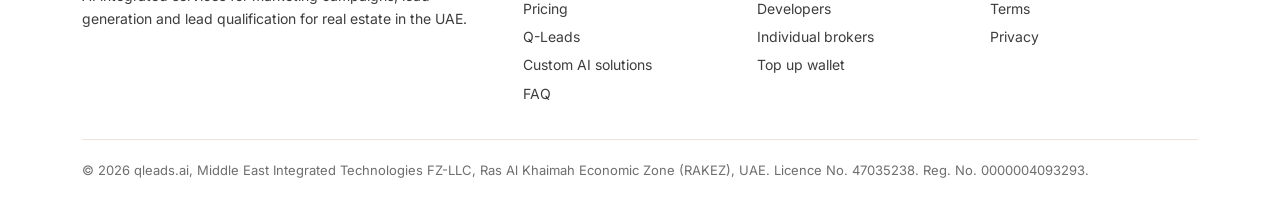
<file: topup.html>
<!doctype html>
<html lang="en">
<head>
<meta charset="utf-8" />
<meta name="viewport" content="width=device-width, initial-scale=1" />
<title>Qualified Buyers</title>
<meta name="description" content="Top up your qleads.ai wallet by card. Q-Lead AED 100, Q-Buyer AED 500; first top-up AED 500, then steps of AED 100." />
<link rel="canonical" href="https://www.qleads.ai/topup" />
<meta property="og:title" content="Qleads | Top up your wallet" />
<meta property="og:description" content="Top up your qleads.ai wallet by card. Q-Lead AED 100, Q-Buyer AED 500; first top-up AED 500, then steps of AED 100." />
<meta property="og:url" content="https://www.qleads.ai/topup" />
<meta property="og:type" content="website" />
<meta property="og:site_name" content="Qleads" />
<meta property="og:locale" content="en_AE" />
<meta property="og:image" content="https://www.qleads.ai/assets/img/hero-dubai-desktop.jpg" />
<meta property="og:image:width" content="1920" />
<meta property="og:image:height" content="2878" />
<meta property="og:image:alt" content="The Burj Khalifa and Downtown Dubai at night" />
<meta name="twitter:card" content="summary_large_image" />
<meta name="twitter:title" content="Qleads | Top up your wallet" />
<meta name="twitter:description" content="Top up your qleads.ai wallet by card. Q-Lead AED 100, Q-Buyer AED 500; first top-up AED 500, then steps of AED 100." />
<meta name="twitter:image" content="https://www.qleads.ai/assets/img/hero-dubai-desktop.jpg" />
<meta name="theme-color" content="#ffffff" />
<link rel="icon" href="/favicon.svg?v=q2" type="image/svg+xml" />
<link rel="preconnect" href="https://fonts.googleapis.com" />
<link rel="preconnect" href="https://fonts.gstatic.com" crossorigin />
<link href="https://fonts.googleapis.com/css2?family=Sora:wght@500;600;700;800&family=Inter:wght@400;500;600&display=swap" rel="stylesheet" />
<link rel="stylesheet" href="/assets/site.css?v=b19611b6" />
</head>
<body>
<header>
  <div class="wrap nav">
    <a class="logo" href="/">q<b>leads</b>.ai</a>
    <nav class="links" id="sitenav">
      <a href="/#how">How it works</a>
      <a href="/#pricing">Pricing</a>
      <a href="/#qleads">Q-Leads</a>
      <a href="/#custom">Custom AI</a>
      <div class="dd">
        <button class="dd-btn" id="whobtn" type="button" aria-expanded="false" aria-controls="wholist">Who it's for<svg viewBox="0 0 24 24" aria-hidden="true"><path d="M5 9l7 7 7-7"/></svg></button>
        <span class="dd-label">Who it's for</span>
        <div class="dd-list" id="wholist"><a href="/brokers">Brokers</a><a href="/agencies">Agencies</a><a href="/developers">Developers</a></div>
      </div>
      <a href="/#faq">FAQ</a>
    </nav>
    <div class="right">
      <a class="btn btn-gold btn-sm" href="/#trial">Try 7 Days Free</a>
      <button class="menu-btn" id="menubtn" type="button" aria-label="Menu" aria-expanded="false" aria-controls="sitenav"><svg class="m" viewBox="0 0 24 24" aria-hidden="true"><path d="M4 7h16M4 12h16M4 17h16"/></svg><svg class="x" viewBox="0 0 24 24" aria-hidden="true"><path d="M6 6l12 12M18 6L6 18"/></svg></button>
    </div>
  </div>
</header>
<div class="pagehead"><div class="wrap"><span class="k">Wallet</span><h1>Top up your wallet</h1></div></div>
<main class="doc">
  <p>For customers registered with qleads.ai. A Q-Lead is <strong style="color:var(--black);font-weight:600">AED 100</strong> and a Q-Buyer is <strong style="color:var(--black);font-weight:600">AED 500</strong>, debited from your prepaid wallet when the buyer is delivered (prices exclude VAT).</p>

  <div class="note">
    <p style="margin-top:0"><strong>Your first top-up:</strong> AED 500. It brings you one Q-Lead free of charge, delivered on your first Q-Lead match, once per account.</p>
    <p>After that, top up any amount in steps of AED 100. Credits never expire. If you close your account, your balance is refunded; once your free Q-Lead has been delivered, the first AED 500 is not refunded.</p>
  </div>

  <div class="actions">
    <a class="btn btn-gold" href="https://aisha-webhook-production.up.railway.app/wallet" rel="noopener">Top up by card</a>
    <a class="btn btn-wa" href="https://wa.me/971501483346?text=WALLET" target="_blank" rel="noopener">Get my personal link on WhatsApp</a>
  </div>
  <p style="font-size:13.5px">The card page is secured by Stripe; you enter your registered WhatsApp number there. Your card details never touch our servers. One card top-up is at most AED 25,000; for more, pay by bank transfer (details below).</p>

  <h2>Email me my personal link</h2>
  <p>We send it to the email address on your account.</p>
  <form method="post" action="https://aisha-webhook-production.up.railway.app/wallet/send-link">
    <input type="tel" name="waNumber" placeholder="Registered WhatsApp number, e.g. 971501234567" autocomplete="tel" required />
    <button class="btn btn-gold btn-sm" type="submit">Email my link</button>
  </form>

  <h2>How your wallet works</h2>
  <ul>
    <li>The price is debited when a buyer is delivered: AED 100 for a Q-Lead, AED 500 for a Q-Buyer. You only ever spend what you load.</li>
    <li>A product is delivered to you only while your wallet holds its price.</li>
    <li>Monthly packages of 10, 15 or 20 are bought from your wallet at 10%, 15% or 20% off. Package credits are used first and carry over.</li>
    <li>One card top-up is at most AED 25,000. For a larger amount, pay by bank transfer: write to <a href="mailto:support@qleads.ai">support@qleads.ai</a> for the bank details, and we credit your wallet when the transfer arrives.</li>
    <li>Card refunds take 5 to 10 business days. For money paid by bank transfer, we confirm when the refund is sent.</li>
    <li>Not right? Tap Raise dispute on the delivery message within 24 hours and <a href="/terms">it is replaced free</a>.</li>
    <li>A receipt is issued for every top-up.</li>
  </ul>

  <h2>Not registered yet?</h2>
  <p>Registration is free and takes a few minutes on WhatsApp: <a href="https://wa.me/971501483346?text=I%27d%20like%20to%20register%20as%20a%20qleads%20broker" target="_blank" rel="noopener">register on WhatsApp</a>.</p>

  <p style="margin-top:30px">Questions or refunds: <a href="mailto:support@qleads.ai">support@qleads.ai</a></p>
</main>
<footer>
  <div class="wrap">
    <div class="fcols">
      <div><a class="logo" href="/">q<b>leads</b>.ai</a><p style="margin-top:10px">AI integrated services for marketing campaigns, lead generation and lead qualification for real estate in the UAE.</p></div>
      <div><h4>Product</h4><a href="/#how">How it works</a><a href="/#pricing">Pricing</a><a href="/#qleads">Q-Leads</a><a href="/#custom">Custom AI solutions</a><a href="/#faq">FAQ</a></div>
      <div><h4>For you</h4><a href="/agencies">Agencies</a><a href="/developers">Developers</a><a href="/brokers">Individual brokers</a><a href="/topup">Top up wallet</a></div>
      <div><h4>Company</h4><a href="mailto:support@qleads.ai">support@qleads.ai</a><a href="/terms">Terms</a><a href="/privacy">Privacy</a></div>
    </div>
    <div class="legal">© 2026 qleads.ai, Middle East Integrated Technologies FZ-LLC, Ras Al Khaimah Economic Zone (RAKEZ), UAE. Licence No. 47035238. Reg. No. 0000004093293.</div>
  </div>
</footer>
<script>
/* menu:start */
(function(){
  var b=document.getElementById('menubtn'),n=document.getElementById('sitenav');
  if(!b||!n)return;
  var h=b.closest('header');
  function set(o){h.classList.toggle('open',o);b.setAttribute('aria-expanded',o?'true':'false');}
  b.addEventListener('click',function(){set(b.getAttribute('aria-expanded')!=='true');});
  n.addEventListener('click',function(e){if(e.target.closest('a'))set(false);});
  document.addEventListener('keydown',function(e){if(e.key==='Escape'&&b.getAttribute('aria-expanded')==='true'){set(false);b.focus();}});
})();
(function(){
  var w=document.getElementById('whobtn'),l=document.getElementById('wholist');
  if(!w||!l)return;
  var d=w.parentNode;
  function set(o){d.classList.toggle('open',o);w.setAttribute('aria-expanded',o?'true':'false');}
  w.addEventListener('click',function(){set(w.getAttribute('aria-expanded')!=='true');});
  l.addEventListener('click',function(e){if(e.target.closest('a'))set(false);});
  document.addEventListener('click',function(e){if(!d.contains(e.target))set(false);});
  document.addEventListener('keydown',function(e){if(e.key==='Escape'&&w.getAttribute('aria-expanded')==='true'){set(false);w.focus();}});
})();
/* menu:end */
</script>
</body>
</html>
</file>
<file: assets/site.css>
:root{
  --black:#111111; --ink:#151515; --body:#3d3d3d; --muted:#6e6e6e; --line:#ece6d8;
  --gold:#c8900f; --gold-2:#e6b13a; --gold-3:#f5cf6b; --gold-soft:#fdf6e6; --gold-text:#8a6106;
  --wa:#1fa855; --wa-2:#25d366;
  --r:18px; --shadow:0 2px 6px rgba(0,0,0,.04),0 16px 36px rgba(0,0,0,.07);
}
*{box-sizing:border-box;margin:0;padding:0}
html{scroll-behavior:auto}
body{background:#fff;color:var(--body);font:16px/1.6 'Inter',system-ui,sans-serif;-webkit-font-smoothing:antialiased}
h1,h2,h3{font-family:'Sora',system-ui,sans-serif;color:var(--black);line-height:1.15;letter-spacing:-.02em}
a{color:inherit;text-decoration:none}
img{max-width:100%;display:block}
.wrap{max-width:1180px;margin:0 auto;padding:0 16px}
@media(min-width:720px){.wrap{padding:0 32px}}
.gold{color:var(--gold-text)}

.mock{background:var(--gold-soft);color:#7a5200;font:600 13px 'Inter',sans-serif;text-align:center;padding:7px 16px;border-bottom:1px solid var(--line)}

/* header */
header{position:sticky;top:0;z-index:20;background:rgba(255,255,255,.95);backdrop-filter:blur(10px);border-bottom:1px solid var(--line)}
.nav{display:flex;align-items:center;justify-content:space-between;height:66px;gap:12px}
.logo{font:800 22px 'Sora',sans-serif;color:var(--black);letter-spacing:-.02em}
.logo b{color:var(--gold-text)}
.links{display:none;gap:26px;font-size:15px;color:var(--body)}
.links a:hover{color:var(--gold-text)}
@media(min-width:960px){.links{display:flex}}
.right{display:flex;align-items:center;gap:10px}
.btn{display:inline-flex;align-items:center;justify-content:center;gap:8px;border-radius:12px;padding:13px 22px;font:600 15px 'Inter',sans-serif;border:1px solid transparent;cursor:pointer;white-space:nowrap;transition:transform .15s,box-shadow .15s}
.btn:hover{transform:translateY(-1px)}
.btn-gold{background:linear-gradient(135deg,var(--gold-3),var(--gold-2));color:var(--black);box-shadow:0 8px 20px rgba(200,144,15,.28)}
.btn-blue{background:var(--black);color:#fff}
.btn-blue:hover{background:#2a2a2a}
.btn-glass,.btn-line{background:#fff;color:var(--black);border-color:#d9d2c1}
.btn-wa{background:linear-gradient(135deg,var(--wa-2),var(--wa));color:#fff}
.btn-sm{padding:9px 14px;font-size:14px}

/* hero: white, Burj Khalifa on the right, faded behind the text */
.hero{position:relative;overflow:hidden;background:#fff;border-bottom:1px solid var(--line)}
.hero:before{content:"";position:absolute;top:0;bottom:0;right:0;width:100%;background:url('/assets/img/hero-dubai-desktop.webp') right 25%/cover no-repeat}
.hero:after{content:"";position:absolute;inset:0;background:linear-gradient(180deg,rgba(255,255,255,.93) 0%,rgba(255,255,255,.86) 55%,rgba(255,255,255,.35) 100%)}
@media(min-width:960px){
  .hero:before{width:72%}
  .hero:after{background:linear-gradient(90deg,#fff 0%,#fff 34%,rgba(255,255,255,.8) 46%,rgba(255,255,255,.1) 66%,rgba(255,255,255,0) 100%)}
  .hero .wrap{min-height:760px}
}
.hero .wrap{position:relative;z-index:1;display:grid;gap:40px;padding-top:60px;padding-bottom:68px}
@media(min-width:960px){.hero .wrap{grid-template-columns:1.15fr .85fr;align-items:center;padding-top:84px;padding-bottom:92px}}
.eyebrow{display:inline-flex;align-items:center;gap:8px;background:var(--gold-soft);border:1px solid #efd9a4;color:#8a6106;border-radius:999px;padding:6px 14px;font-size:13px;font-weight:600}
.eyebrow i{width:7px;height:7px;border-radius:50%;background:var(--gold)}
.hero h1{font-size:42px;margin:20px 0 18px;font-weight:800;color:var(--black)}
.hero h1 span{color:var(--gold-text)}
@media(min-width:720px){.hero h1{font-size:62px}}
.hero p.lead{font-size:18px;color:#2b2b2b;max-width:620px}
.ctas{display:flex;flex-wrap:wrap;gap:12px;margin-top:30px}
.ticks{display:flex;flex-wrap:wrap;gap:10px;margin-top:30px}
.ticks span{background:#fff;border:1px solid var(--line);border-radius:999px;padding:7px 14px;font-size:14px;color:var(--black);box-shadow:0 1px 2px rgba(0,0,0,.04)}

/* phone */
.phone{justify-self:center;width:100%;max-width:340px;background:#151515;border-radius:34px;padding:12px;box-shadow:0 30px 60px rgba(0,0,0,.28)}
.screen{background:#efe7dd;border-radius:24px;overflow:hidden}
.wa-top{background:#075e54;color:#fff;display:flex;align-items:center;gap:10px;padding:12px 14px}
.av{width:34px;height:34px;border-radius:50%;background:linear-gradient(135deg,var(--gold-3),var(--gold-2));display:grid;place-items:center;color:var(--black);font:800 14px 'Sora',sans-serif}
.wa-top small{display:block;font-size:11px;color:#bfe6dd}
.chat{padding:14px 12px;display:grid;gap:8px;font-size:13.5px;line-height:1.45;color:#1b1b1b}
.b{max-width:84%;padding:8px 11px;border-radius:12px;box-shadow:0 1px 1px rgba(0,0,0,.08)}
.in{background:#fff;justify-self:start;border-top-left-radius:4px}
.out{background:#dcf8c6;justify-self:end;border-top-right-radius:4px}
.tag{justify-self:center;background:var(--black);color:#fff;border-radius:10px;padding:8px 12px;font-size:12.5px;display:flex;gap:8px;align-items:center}
.tag b{color:var(--gold-3)}

/* proof strip */
.strip{background:#fff;border-bottom:1px solid var(--line)}
.strip .wrap{display:grid;grid-template-columns:repeat(2,1fr);gap:18px;padding-top:26px;padding-bottom:26px}
@media(min-width:860px){.strip .wrap{grid-template-columns:repeat(4,1fr)}}
.st b{display:block;font:700 18px 'Sora',sans-serif;color:var(--gold-text)}
.st span{font-size:14px;color:var(--body)}

/* sections */
section{padding:76px 0;background:#fff}
.head{max-width:760px;margin-bottom:36px}
.k{display:inline-block;font-size:13px;font-weight:700;letter-spacing:.1em;text-transform:uppercase;color:var(--gold-text)}
.head h2{font-size:30px;margin-top:10px}
@media(min-width:720px){.head h2{font-size:40px}}
.head p{margin-top:12px;font-size:17px}
.center{text-align:center;margin-left:auto;margin-right:auto}
.soft{background:#fff;border-top:1px solid var(--line);border-bottom:1px solid var(--line)}

.grid3{display:grid;gap:18px}
@media(min-width:900px){.grid3{grid-template-columns:repeat(3,1fr)}}
.card{background:#fff;border:1px solid var(--line);border-radius:var(--r);padding:26px;box-shadow:var(--shadow)}
.svc{position:relative;overflow:hidden}
.svc:before{content:"";position:absolute;left:0;right:0;top:0;height:5px;background:linear-gradient(90deg,var(--gold-3),var(--gold))}
.svc.c2:before{background:var(--black)}
.ico{width:50px;height:50px;border-radius:14px;display:grid;place-items:center;margin-bottom:18px;background:var(--gold-soft)}
.ico svg{width:24px;height:24px;fill:none;stroke:var(--gold);stroke-width:2;stroke-linecap:round;stroke-linejoin:round}
.lbl{font-size:12px;font-weight:700;letter-spacing:.08em;text-transform:uppercase;color:var(--muted)}
.card h3{font-size:21px;margin:6px 0 10px}
ul.chk{list-style:none;display:grid;gap:9px;margin-top:16px;font-size:15px}
ul.chk li{padding-left:28px;position:relative;color:var(--ink)}
ul.chk li:before{content:"";position:absolute;left:0;top:3px;width:18px;height:18px;border-radius:50%;background:var(--gold-soft) url("data:image/svg+xml,%3Csvg xmlns='http://www.w3.org/2000/svg' viewBox='0 0 24 24' fill='none' stroke='%23c8900f' stroke-width='3' stroke-linecap='round' stroke-linejoin='round'%3E%3Cpath d='M5 12l5 5 9-10'/%3E%3C/svg%3E") center/11px no-repeat}

/* doors */
.door{padding:0;overflow:hidden;display:flex;flex-direction:column}
.door .pic{height:160px;background-size:cover;background-position:center;position:relative}
.door .pic span{position:absolute;left:16px;bottom:14px;color:var(--black);font:700 13px 'Inter',sans-serif;background:rgba(255,255,255,.92);border-radius:999px;padding:5px 12px}
.door .body{padding:24px;display:flex;flex-direction:column;flex:1}
.door .who{font:700 22px 'Sora',sans-serif;color:var(--black)}
.door .price{margin:16px 0 4px;font:800 28px 'Sora',sans-serif;color:var(--black)}
.door .price small{font:500 14px 'Inter',sans-serif;color:var(--muted)}
.door .note{font-size:14px;color:var(--muted)}
.door .act{margin-top:auto;padding-top:20px;display:grid;gap:10px}
.door.feat{border:2px solid var(--gold-2)}

/* plans */
.plans{display:grid;gap:18px}
@media(min-width:860px){.plans{grid-template-columns:1fr 1fr}}
.plan h3{font-size:22px}
.amt{font:800 36px 'Sora',sans-serif;color:var(--black);margin:10px 0 2px}
.amt small{font:500 15px 'Inter',sans-serif;color:var(--muted)}
.plan.pro{border:2px solid var(--gold-2);position:relative}
.badge{position:absolute;top:22px;right:22px;background:var(--black);color:var(--gold-3);font:700 12px 'Inter',sans-serif;border-radius:999px;padding:5px 12px}
.qcard{margin-top:18px;display:grid;gap:16px;align-items:center;background:var(--gold-soft);border-color:#efd9a4}
@media(min-width:860px){.qcard{grid-template-columns:auto 1fr auto}}
.qcard .big{font:800 34px 'Sora',sans-serif;color:var(--black)}
.qcard .big small{display:block;font:500 14px 'Inter',sans-serif;color:var(--muted)}

/* how */
.steps{display:grid;gap:16px}
@media(min-width:900px){.steps{grid-template-columns:repeat(4,1fr)}}
.step{background:#fff;border:1px solid var(--line);border-radius:var(--r);padding:22px}
.num{width:38px;height:38px;border-radius:12px;background:var(--black);color:var(--gold-3);display:grid;place-items:center;font:700 15px 'Sora',sans-serif;margin-bottom:14px}
.step h3{font-size:17px;margin-bottom:6px}

/* custom */
.split{display:grid;gap:28px;align-items:center}
@media(min-width:960px){.split{grid-template-columns:1fr 1fr}}
.photo{border-radius:24px;min-height:320px;background:url('/assets/img/section-downtown.webp') center/cover;box-shadow:var(--shadow);position:relative;overflow:hidden}
.photo .chipbox{position:absolute;left:16px;right:16px;bottom:16px;background:rgba(255,255,255,.94);border-radius:16px;padding:16px;color:var(--black)}
.chips{display:flex;flex-wrap:wrap;gap:8px}
.chip{background:#fff;border:1px solid var(--line);border-radius:999px;padding:9px 15px;font-size:14.5px;color:var(--black);font-weight:500}
.langs{display:flex;flex-wrap:wrap;gap:6px;margin-top:10px}
.langs span{background:var(--gold-soft);color:#8a6106;border-radius:8px;padding:5px 10px;font-size:13.5px;font-weight:600}

/* trial: white, Business Bay faded behind */
.trial{position:relative;background:#fff;overflow:hidden;border-top:1px solid var(--line)}
.trial:before{content:"";position:absolute;inset:0;background:url('/assets/img/section-downtown.webp') center/cover}
.trial:after{content:"";position:absolute;inset:0;background:linear-gradient(90deg,rgba(255,255,255,.94),rgba(255,255,255,.8))}
.trial .wrap{position:relative;z-index:1;display:grid;gap:28px}
@media(min-width:960px){.trial .wrap{grid-template-columns:.9fr 1.1fr;align-items:start}}
form{display:grid;gap:14px;color:var(--body)}
.row2{display:grid;gap:14px}
@media(min-width:600px){.row2{grid-template-columns:1fr 1fr}}
label{font-size:14px;font-weight:600;color:var(--black);display:grid;gap:6px}
input,textarea{font:16px 'Inter',sans-serif;padding:12px 14px;border:1px solid #ddd5c3;border-radius:10px;background:#fff;color:var(--black);width:100%}
textarea{min-height:90px;resize:vertical}
.seg{display:flex;flex-wrap:wrap;gap:8px}
.seg label{display:flex;align-items:center;gap:8px;font-weight:500;border:1px solid #ddd5c3;border-radius:10px;padding:10px 14px;cursor:pointer}
.seg input{width:auto;accent-color:var(--gold)}

/* faq */
details{background:#fff;border:1px solid var(--line);border-radius:14px;padding:18px 20px}
details+details{margin-top:10px}
summary{font-weight:600;color:var(--black);cursor:pointer}
details p{margin-top:10px}

footer{background:#fff;border-top:1px solid var(--line);color:var(--body);padding:52px 0 30px;font-size:14px}
.fcols{display:grid;gap:26px;margin-bottom:28px}
@media(min-width:760px){.fcols{grid-template-columns:2fr 1fr 1fr 1fr}}
footer h4{color:var(--black);font:600 14px 'Inter',sans-serif;margin-bottom:10px}
footer a{display:block;margin:6px 0;color:var(--body)}
footer a:hover{color:var(--gold-text)}
.legal{border-top:1px solid var(--line);padding-top:20px;font-size:13px;color:var(--muted)}

/* ===== additions, 23 Nov rebuild ===== */
.trust{margin-top:14px;font-size:14px;color:var(--muted)}
.trust b{color:var(--black)}
.built{display:flex;flex-wrap:wrap;gap:8px;margin-top:26px;align-items:center}
.built small{font-size:13px;color:var(--muted);margin-right:4px}
.built a{background:#fff;border:2px solid var(--gold-2);border-radius:999px;padding:10px 18px;font-size:15px;color:var(--black);font-weight:600;box-shadow:0 2px 8px rgba(200,144,15,.18)}
.built a:after{content:" \203A";color:var(--gold-text)}
.built a:hover{background:var(--gold-soft);border-color:var(--gold)}

/* animated journey */
.journey{justify-self:center;width:100%;max-width:360px}
.chat{min-height:330px;align-content:start;position:relative}
.msg{opacity:0;transform:translateY(8px);transition:opacity .35s,transform .35s}
.msg.show{opacity:1;transform:none}
.typing{position:absolute;left:12px;top:0;background:#fff;border-radius:12px;padding:9px 12px;display:none;gap:4px}
.typing.show{display:flex}
.typing i{width:6px;height:6px;border-radius:50%;background:#9aa0a6;animation:blink 1s infinite}
.typing i:nth-child(2){animation-delay:.2s}.typing i:nth-child(3){animation-delay:.4s}
@keyframes blink{0%,80%,100%{opacity:.25}40%{opacity:1}}
.track{margin-top:14px;background:#fff;border:1px solid var(--line);border-radius:16px;padding:12px 14px;display:grid;gap:7px;box-shadow:var(--shadow)}
.track div{display:flex;align-items:center;gap:10px;font-size:13.5px;color:#9a9a9a;transition:color .3s}
.track span{width:22px;height:22px;flex:none;border-radius:50%;border:2px solid #ddd5c3;display:grid;place-items:center;font:700 11px 'Sora',sans-serif;color:#b5ad9b;transition:all .3s}
.track div.on{color:var(--black);font-weight:600}
.track div.on span{background:var(--gold-2);border-color:var(--gold-2);color:var(--black)}

/* problem */
.prob{display:grid;gap:18px}
@media(min-width:900px){.prob{grid-template-columns:repeat(3,1fr)}}
.pc{border-left:4px solid var(--gold-2);background:#fff;border-radius:0 16px 16px 0;padding:22px 24px;box-shadow:var(--shadow)}
.pc b{display:block;font:700 19px 'Sora',sans-serif;color:var(--black);margin-bottom:8px}
.pc small{display:block;margin-top:10px;font-size:12px;color:var(--muted)}

/* flow */
.flow{display:grid;gap:14px;align-items:stretch}
@media(min-width:960px){.flow{grid-template-columns:1fr auto 1.1fr auto 1fr;align-items:center}}
.node{background:#fff;border:1px solid var(--line);border-radius:18px;padding:20px;box-shadow:var(--shadow)}
.node h3{font-size:17px;margin-bottom:10px}
.node .row{display:flex;gap:10px;align-items:center;font-size:14.5px;padding:7px 0;border-top:1px dashed var(--line)}
.node .row:first-of-type{border-top:none}
.node.mid{background:var(--black);color:#e8e2d2;border:none;text-align:center}
.node.mid h3{color:var(--gold-3);font-size:20px}
.node.mid p{font-size:14.5px}
.arrow{justify-self:center;color:var(--gold-text);font:800 28px 'Sora',sans-serif;transform:rotate(90deg)}
@media(min-width:960px){.arrow{transform:none}}
.dot{width:9px;height:9px;border-radius:50%;background:var(--gold-2);flex:none}

/* steps 5 */
.steps5{display:grid;gap:14px}
@media(min-width:960px){.steps5{grid-template-columns:repeat(5,1fr)}}

/* why */
.why{display:grid;gap:16px}
@media(min-width:700px){.why{grid-template-columns:1fr 1fr}}
@media(min-width:1000px){.why{grid-template-columns:repeat(3,1fr)}}
.why .card h3{font-size:18px;margin-bottom:6px}

/* pricing 3 */
.plans3{display:grid;gap:18px;align-items:stretch}
@media(min-width:960px){.plans3{grid-template-columns:repeat(3,1fr)}}
.plan{display:flex;flex-direction:column}
.plan .btn{margin-top:auto}
.plan ul.chk{margin-bottom:22px}
.plan .for{font-size:14px;color:var(--muted);margin-top:4px}
.pill2{display:inline-block;background:var(--gold-soft);color:#8a6106;border:1px solid #efd9a4;font:700 11px 'Inter',sans-serif;border-radius:999px;padding:3px 10px;margin-left:6px;vertical-align:middle}
.brokers{margin-top:18px;display:grid;gap:16px;align-items:center}
@media(min-width:860px){.brokers{grid-template-columns:auto 1fr auto}}

/* roi */
.roi{display:grid;gap:22px}
@media(min-width:900px){.roi{grid-template-columns:1fr 1fr;align-items:center}}
.roi .inputs{display:grid;gap:14px}
.roi .out{background:var(--black);color:#e8e2d2;border-radius:20px;padding:28px}
.roi .out .v{font:800 40px 'Sora',sans-serif;color:var(--gold-3);margin:4px 0 12px}
.roi .out p{font-size:15px}
.roi .out b{color:#fff}
.roi select{font:16px 'Inter',sans-serif;padding:12px 14px;border:1px solid #ddd5c3;border-radius:10px;background:#fff;color:var(--black);width:100%}
.fine{font-size:12.5px;color:var(--muted);margin-top:10px}

/* two path */
.two{display:grid;gap:18px}
@media(min-width:860px){.two{grid-template-columns:1fr 1fr}}
.two .card{display:flex;flex-direction:column;gap:12px}
.two .card .btn{align-self:flex-start}

/* final */
.final{position:relative;overflow:hidden;text-align:center;border-top:1px solid var(--line)}
.final:before{content:"";position:absolute;inset:0;background:url('/assets/img/hero-dubai-desktop.webp') center 70%/cover}
.final:after{content:"";position:absolute;inset:0;background:rgba(255,255,255,.88)}
.final .wrap{position:relative;z-index:1}
.final h2{font-size:34px}
@media(min-width:720px){.final h2{font-size:46px}}
.final .ctas{justify-content:center}
.bar{position:fixed;left:0;right:0;bottom:0;z-index:30;background:rgba(255,255,255,.96);border-top:1px solid var(--line);display:flex;gap:10px;justify-content:center;padding:10px 16px}
@media(min-width:960px){.bar{display:none}}
body{padding-bottom:64px}
@media(min-width:960px){body{padding-bottom:0}}
/* big Dubai backgrounds */
.bgimg{position:relative;overflow:hidden;border-top:1px solid var(--line)}
.bgimg:before{content:"";position:absolute;inset:0;background-size:cover;background-position:center}
.bgimg:after{content:"";position:absolute;inset:0;background:linear-gradient(180deg,rgba(255,255,255,.93) 0%,rgba(255,255,255,.80) 55%,rgba(255,255,255,.62) 100%)}
.bgimg>.wrap{position:relative;z-index:1}
.bg-szr:before{background-image:url('/assets/img/section-downtown.webp')}
.bg-bb:before{background-image:url('/assets/img/section-businessbay.webp')}
.bg-burj:before{background-image:url('/assets/img/hero-dubai-desktop.webp');background-position:center 75%}
.bg-burj:after{background:linear-gradient(90deg,rgba(255,255,255,.95) 0%,rgba(255,255,255,.85) 50%,rgba(255,255,255,.35) 100%)}
.band{position:relative;min-height:460px;display:flex;align-items:flex-end;background:url('/assets/img/section-businessbay.webp') center 40%/cover;padding:48px 0}
@media(min-width:960px){.band{min-height:560px;background-attachment:fixed}}
.band .wrap{width:100%}
.bandbox{max-width:560px;background:rgba(255,255,255,.94);border-radius:20px;padding:26px 28px;box-shadow:0 20px 50px rgba(0,0,0,.18)}
.bandbox h2{font-size:28px;margin-top:8px}
@media(min-width:720px){.bandbox h2{font-size:34px}}
/* black and white backgrounds everywhere (founder, 23 Nov) */
.hero:before,.bgimg:before,.trial:before,.final:before,.pagehead:before,.band:before,.photo:before{filter:grayscale(1) contrast(1.08)}
.hero:before{background-position:right top}
.bg-burj2:before{background-image:url('/assets/img/hero-dubai-desktop.webp');background-position:center 85%}
.bg-strong:after{background:linear-gradient(180deg,rgba(255,255,255,.94),rgba(255,255,255,.86))}
.band{background:none!important;overflow:hidden}
.band .bandimg{position:absolute;inset:0;width:100%;height:100%;max-width:none;object-fit:cover;object-position:center 40%;filter:grayscale(1) contrast(1.08)}
.band .wrap{position:relative;z-index:1}
.photo{background:none!important;display:block;width:100%;height:320px;object-fit:cover;filter:grayscale(1) contrast(1.08)}
/* plan badge as a tab on the top edge; price line kept together (founder, 23 Nov) */
.plan.pro{overflow:visible}
.badge{top:-15px;right:auto;left:50%;transform:translateX(-50%);padding:6px 16px;font-size:12.5px;white-space:nowrap;box-shadow:0 6px 16px rgba(0,0,0,.18)}
.plan .amt{display:flex;flex-wrap:wrap;align-items:baseline;gap:4px 8px;font-size:34px}
.plan .amt small{white-space:nowrap}
.plan h3{margin-top:4px}
/* hero and final band use the night photo: brighten it so the page reads white like the other sections (founder, 23 Nov) */
.hero:before,.final:before,.bg-burj:before,.bg-burj2:before{filter:grayscale(1) invert(.08) brightness(1.9) contrast(.85)}
.hero:after{background:linear-gradient(180deg,rgba(255,255,255,.93) 0%,rgba(255,255,255,.80) 55%,rgba(255,255,255,.62) 100%)}
@media(min-width:960px){.hero:after{background:linear-gradient(90deg,#fff 0%,#fff 34%,rgba(255,255,255,.85) 46%,rgba(255,255,255,.35) 66%,rgba(255,255,255,.2) 100%)}}
/* one even fade on every photo section */
.bgimg:after{background:linear-gradient(180deg,rgba(255,255,255,.92) 0%,rgba(255,255,255,.84) 60%,rgba(255,255,255,.8) 100%)}
.bgimg:before{filter:grayscale(1) brightness(1.25) contrast(.9)}
/* hero: Burj Khalifa moved behind the text on the left; phone stays on clean white (founder, 23 Nov) */
.hero:before{left:0;right:auto;width:100%;background-position:center 18%}
.hero:after{background:linear-gradient(180deg,rgba(255,255,255,.72) 0%,rgba(255,255,255,.78) 60%,rgba(255,255,255,.9) 100%)}
@media(min-width:960px){
  .hero:before{width:56%;background-size:cover;background-position:center 22%}
  .hero:after{background:linear-gradient(90deg,rgba(255,255,255,.62) 0%,rgba(255,255,255,.70) 40%,rgba(255,255,255,.92) 52%,#fff 58%,#fff 100%)}
}
.hero:before{filter:grayscale(1) brightness(1.55) contrast(1.15)}
.hero h1,.hero p.lead{text-shadow:0 1px 0 rgba(255,255,255,.6)}
/* hero tuning: night photo shown as a light negative so the sky reads white and the tower dark; text area kept clear */
.hero:before{filter:grayscale(1) invert(1) contrast(1.15) brightness(1.02)}
.hero:after{background:linear-gradient(180deg,rgba(255,255,255,.35) 0%,rgba(255,255,255,.55) 45%,rgba(255,255,255,.92) 75%,#fff 100%)}
@media(min-width:960px){
  .hero:after{background:linear-gradient(180deg,rgba(255,255,255,0) 0%,rgba(255,255,255,.15) 40%,rgba(255,255,255,.85) 68%,#fff 85%),linear-gradient(90deg,rgba(255,255,255,.25) 0%,rgba(255,255,255,.35) 40%,rgba(255,255,255,.92) 52%,#fff 58%,#fff 100%)}
}
.punch{margin-top:16px;font:700 19px 'Sora',sans-serif;color:var(--black)}
.punch:before{content:"";display:inline-block;width:10px;height:10px;border-radius:50%;background:var(--gold-2);margin-right:10px;vertical-align:middle}
#qleads .two .card{gap:6px}
#qleads .amt{display:flex;align-items:baseline;gap:8px}
.disc{margin-top:18px;display:grid;gap:14px;align-items:center}
@media(min-width:960px){.disc{grid-template-columns:1fr 1fr auto}}
.disc b{display:block;color:var(--black);font:700 16px 'Sora',sans-serif}
.disc span{font-size:15px}
.disc .acts{display:flex;flex-wrap:wrap;gap:10px}
.packs{display:none;margin-top:14px}
.packs.open{display:block}
.packs table{width:100%;border-collapse:collapse;margin-top:10px;font-size:15px}
.packs th,.packs td{text-align:left;padding:10px 8px;border-bottom:1px solid var(--line)}
.packs th{color:var(--muted);font-weight:600;font-size:13px;text-transform:uppercase;letter-spacing:.05em}
.packs td:first-child{color:var(--black);font-weight:600}
.disc button.btn{font-family:'Inter',sans-serif}
.how3{display:grid;gap:18px;position:relative}
@media(min-width:960px){.how3{grid-template-columns:repeat(3,1fr)}.how3:before{content:"";position:absolute;top:44px;left:16%;right:16%;border-top:2px dashed var(--gold-2);z-index:0}}
.hstep{position:relative;z-index:1;background:#fff;border:1px solid var(--line);border-radius:20px;padding:28px 24px;box-shadow:var(--shadow);text-align:center}
.hnum{width:36px;height:36px;margin:0 auto 14px;border-radius:50%;background:var(--gold-2);color:var(--black);display:grid;place-items:center;font:800 16px 'Sora',sans-serif;box-shadow:0 0 0 6px #fff}
.hstep h3{font-size:19px;margin-bottom:8px}
.hstep p{font-size:15.5px}
.bandbox h2{margin-top:0}
/* hero text sits higher: top-aligned instead of centred against the tall phone (founder, 23 Nov) */
@media(min-width:960px){.hero .wrap{align-items:center;min-height:0;padding-top:48px;padding-bottom:56px}}
/* lighter white tint on photos (founder, 23 Nov) */
.bgimg:after{background:linear-gradient(180deg,rgba(255,255,255,.84) 0%,rgba(255,255,255,.72) 60%,rgba(255,255,255,.66) 100%)}
.bg-strong:after{background:linear-gradient(180deg,rgba(255,255,255,.88),rgba(255,255,255,.76))}
.trial:after{background:linear-gradient(90deg,rgba(255,255,255,.88),rgba(255,255,255,.66))}
.final:after{background:rgba(255,255,255,.76)}
.hero:after{background:linear-gradient(180deg,rgba(255,255,255,.25) 0%,rgba(255,255,255,.45) 45%,rgba(255,255,255,.85) 75%,#fff 100%)}
@media(min-width:960px){.hero:after{background:linear-gradient(180deg,rgba(255,255,255,0) 0%,rgba(255,255,255,.1) 40%,rgba(255,255,255,.7) 72%,rgba(255,255,255,.95) 90%),linear-gradient(90deg,rgba(255,255,255,.15) 0%,rgba(255,255,255,.25) 40%,rgba(255,255,255,.85) 52%,#fff 60%,#fff 100%)}}
/* trial section tidy (founder, 23 Nov) */
.trial .alt{display:flex;flex-wrap:wrap;gap:12px;margin-top:24px}
.qform select{font:16px 'Inter',sans-serif;padding:12px 14px;border:1px solid #ddd5c3;border-radius:10px;background:#fff;color:var(--black);width:100%}
form.qform{gap:12px;padding:24px}
.qform .wants{border:1px solid #ddd5c3;border-radius:10px;padding:12px 14px;margin:0;display:grid;gap:8px}
.qform .wants[hidden],.qform label[hidden]{display:none}
.qform .wants legend{font-size:14px;font-weight:600;color:var(--black);padding:0 6px}
.qform .wants label{display:flex;align-items:center;gap:10px;font-size:15px;font-weight:500;color:var(--black)}
.qform .wants input{width:18px;height:18px;margin:0;flex:none}
@media(min-width:600px){.qform .wants{grid-template-columns:1fr 1fr}}
@media(min-width:960px){.trial .wrap{align-items:center}}
/* phone menu and anchor offset under the sticky header (26 Nov) */
html{scroll-padding-top:80px}
.menu-btn{display:inline-flex;flex:none;align-items:center;justify-content:center;width:42px;height:42px;border:1px solid #d9d2c1;border-radius:12px;background:#fff;color:var(--black);cursor:pointer;padding:0}
.menu-btn svg{width:22px;height:22px;fill:none;stroke:currentColor;stroke-width:2;stroke-linecap:round}
.menu-btn .x{display:none}
header.open .menu-btn .x{display:block}
header.open .menu-btn .m{display:none}
@media(min-width:960px){.menu-btn{display:none}}
@media(max-width:959px){
  header.open .links{display:flex;flex-direction:column;gap:0;position:absolute;top:100%;left:0;right:0;background:#fff;border-top:1px solid var(--line);border-bottom:1px solid var(--line);box-shadow:0 16px 30px rgba(0,0,0,.10);padding:6px 16px 12px;max-height:calc(100vh - 140px);overflow-y:auto}
  header.open .links a{display:block;padding:13px 4px;font-size:16px;font-weight:500;color:var(--black);border-top:1px solid var(--line)}
  header.open .links a:first-child{border-top:none}
}
/* rulings of 26 Nov: deeper gold for text, "Who it's for" list, bottom bar, plan table, quote form */
.dd{position:relative}
.dd-btn{display:inline-flex;align-items:center;gap:6px;font:inherit;color:inherit;background:none;border:0;padding:0;cursor:pointer}
.dd-btn:hover,.dd.open .dd-btn{color:var(--gold-text)}
.dd-btn svg{width:12px;height:12px;fill:none;stroke:currentColor;stroke-width:2.5;stroke-linecap:round;stroke-linejoin:round;transition:transform .15s}
.dd.open .dd-btn svg{transform:rotate(180deg)}
.dd-label{display:none}
.dd-list{display:none;position:absolute;top:calc(100% + 14px);left:-14px;min-width:190px;background:#fff;border:1px solid var(--line);border-radius:14px;box-shadow:var(--shadow);padding:8px;z-index:25}
.dd.open .dd-list{display:grid}
.dd-list a{display:block;padding:10px 12px;border-radius:9px;color:var(--black);font-weight:500}
.dd-list a:hover,.dd-list a:focus-visible{background:var(--gold-soft);color:var(--black)}
@media(max-width:959px){
  .dd-btn{display:none}
  header.open .links .dd-label{display:block;padding:13px 4px 4px;font-size:12px;font-weight:700;letter-spacing:.08em;text-transform:uppercase;color:var(--muted);border-top:1px solid var(--line)}
  header.open .links .dd-list{display:block;position:static;border:0;box-shadow:none;padding:0;min-width:0;border-radius:0}
  header.open .links .dd-list a{padding:11px 4px 11px 18px;border-top:none;border-radius:0}
}
.bar{transition:transform .25s}
.bar.off{transform:translateY(110%);visibility:hidden}
.facts2{margin-top:18px;display:grid;gap:14px}
@media(min-width:860px){.facts2{grid-template-columns:1fr 1fr}}
.facts2 b{display:block;color:var(--black);font:700 16px 'Sora',sans-serif}
.facts2 span{font-size:15px}
details.cmp{margin:20px auto 0;max-width:860px}
.cmp .tw{overflow-x:auto;margin-top:14px;-webkit-overflow-scrolling:touch}
.cmp table{border-collapse:collapse;width:100%;min-width:560px;font-size:15px}
.cmp th,.cmp td{border-bottom:1px solid var(--line);padding:10px 12px;text-align:left;color:var(--body);font-weight:400}
.cmp thead th{color:var(--black);font-weight:700}
.cmp tbody th{color:var(--black);font-weight:600}
.quote{border-top:1px solid var(--line)}
.quote .wrap{max-width:860px}
.tlink{color:var(--gold-text);font-weight:600;text-decoration:underline}
.termslink{text-align:center;margin-top:20px;font-size:15px}

/* content pages (top-up, privacy, terms, brokers, 404) */
.pagehead{position:relative;overflow:hidden;border-bottom:1px solid var(--line)}
.pagehead:before{content:"";position:absolute;inset:0;background:url('/assets/img/section-businessbay.webp') center 40%/cover}
.pagehead:after{content:"";position:absolute;inset:0;background:linear-gradient(90deg,rgba(255,255,255,.96) 0%,rgba(255,255,255,.88) 55%,rgba(255,255,255,.55) 100%)}
.pagehead .wrap{position:relative;z-index:1;padding-top:64px;padding-bottom:56px}
.pagehead h1{font-size:36px;margin-top:10px}
@media(min-width:720px){.pagehead h1{font-size:48px}}
.pagehead p{margin-top:12px;font-size:17px;max-width:680px;color:#2b2b2b}
.doc{max-width:820px;margin:0 auto;padding:48px 16px 80px}
.doc h2{font-size:24px;margin:36px 0 10px}
.doc h3{font-size:18px;margin:24px 0 8px}
.doc p,.doc li{font-size:16px;color:var(--body)}
.doc p{margin-top:10px}
.doc ul,.doc ol{margin:10px 0 0 22px}
.doc li{margin-top:6px}
.doc a{color:var(--gold-text);font-weight:600}
.doc .note{background:var(--gold-soft);border:1px solid #efd9a4;border-radius:14px;padding:18px 20px;margin-top:20px}
.doc form{display:flex;flex-wrap:wrap;gap:10px;margin-top:12px}
.doc form input{flex:1 1 240px}
.doc .actions{display:flex;flex-wrap:wrap;gap:12px;margin-top:22px}
.brief{background:#fff;border:1px solid var(--line);border-radius:16px;padding:20px 22px;box-shadow:var(--shadow);font-size:15px}
.brief div{padding:6px 0;border-top:1px dashed var(--line)}
.brief div:first-child{border-top:none}
.brief b{display:inline-block;min-width:150px;color:var(--black)}

.doc .tw{overflow-x:auto;margin-top:14px}
.doc table{border-collapse:collapse;width:100%;font-size:15px}
.doc th,.doc td{border:1px solid var(--line);padding:9px 12px;text-align:left;color:var(--body)}
.doc th{background:var(--gold-soft);color:var(--black);font-weight:600}
.doc .cards3{display:grid;gap:16px;margin-top:22px}
@media(min-width:720px){.doc .cards3{grid-template-columns:repeat(3,1fr)}}
.doc .cards3 a{display:block;border:1px solid var(--line);border-radius:14px;padding:20px;text-decoration:none;background:#fff;box-shadow:var(--shadow)}
.doc .cards3 a b{display:block;color:var(--black);font-size:18px;margin-bottom:6px}
.doc .cards3 a span{color:var(--body);font-weight:400;font-size:15px}
</file>
